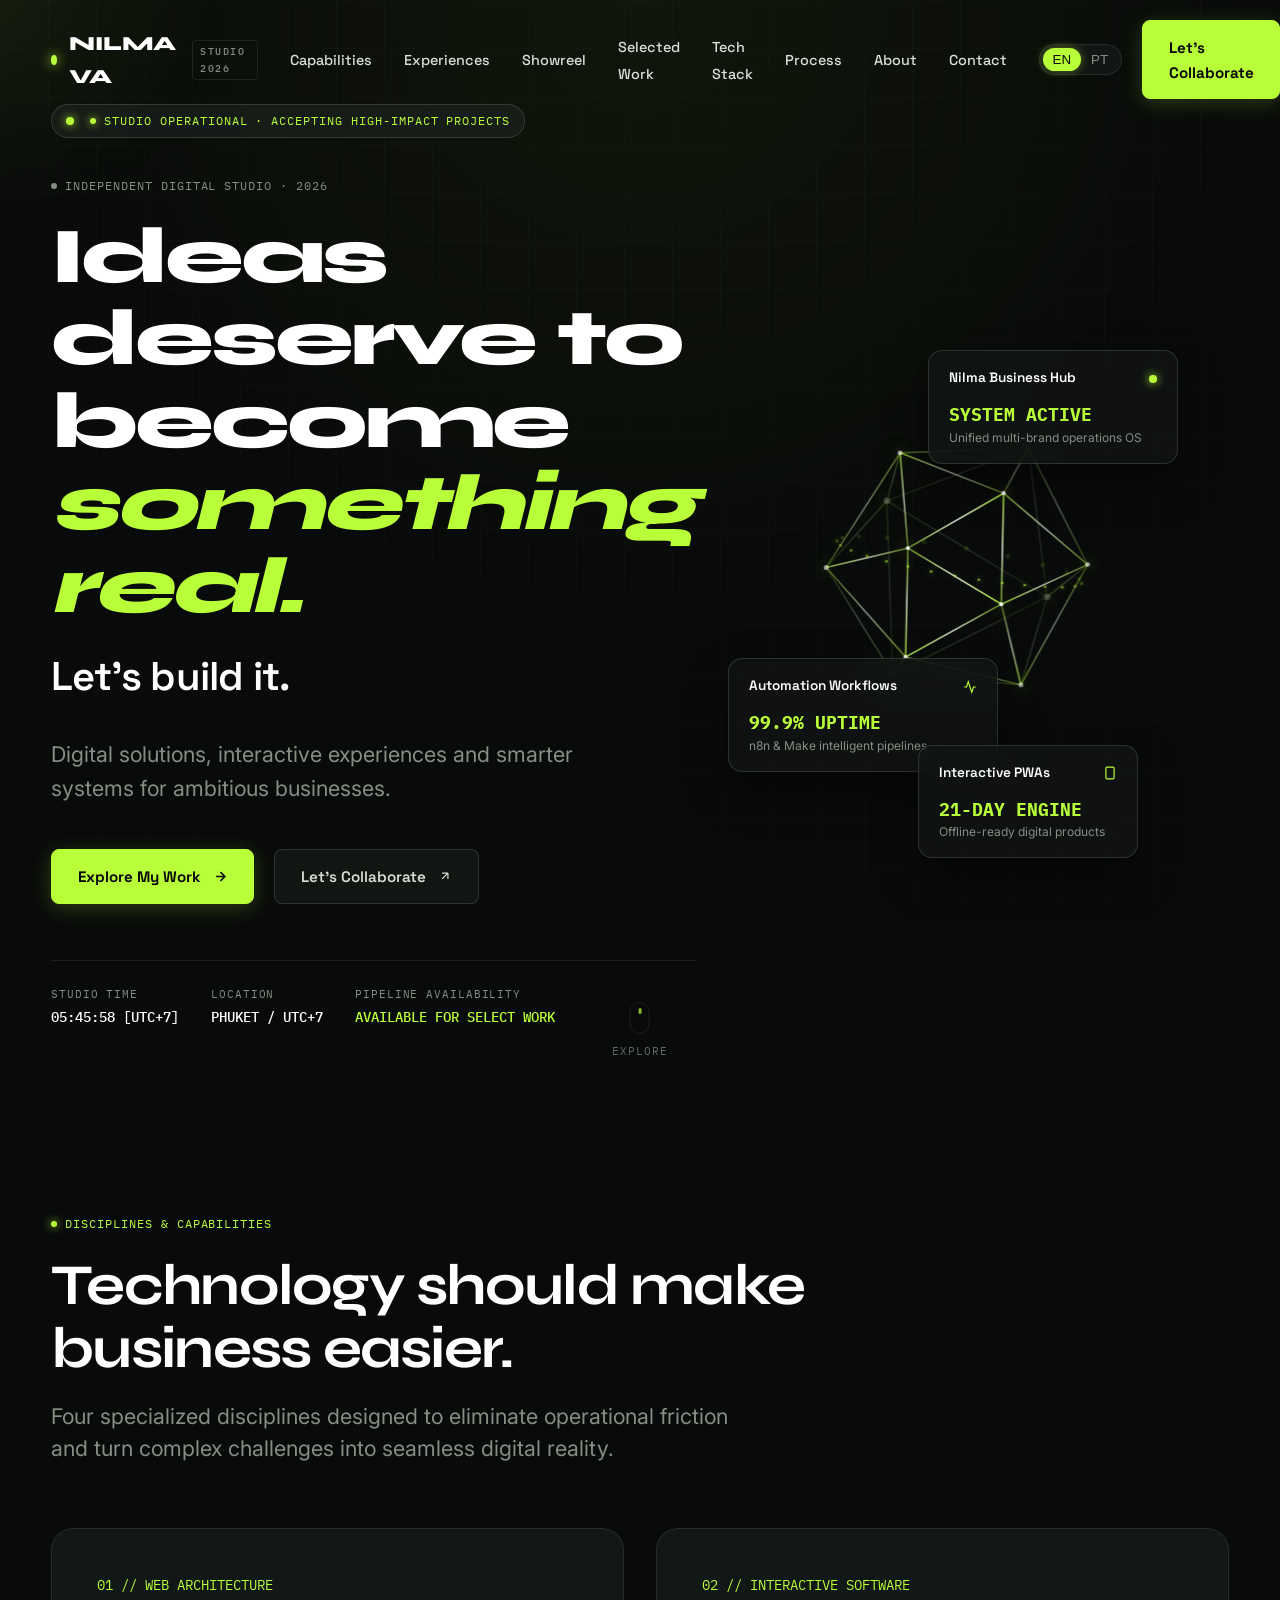
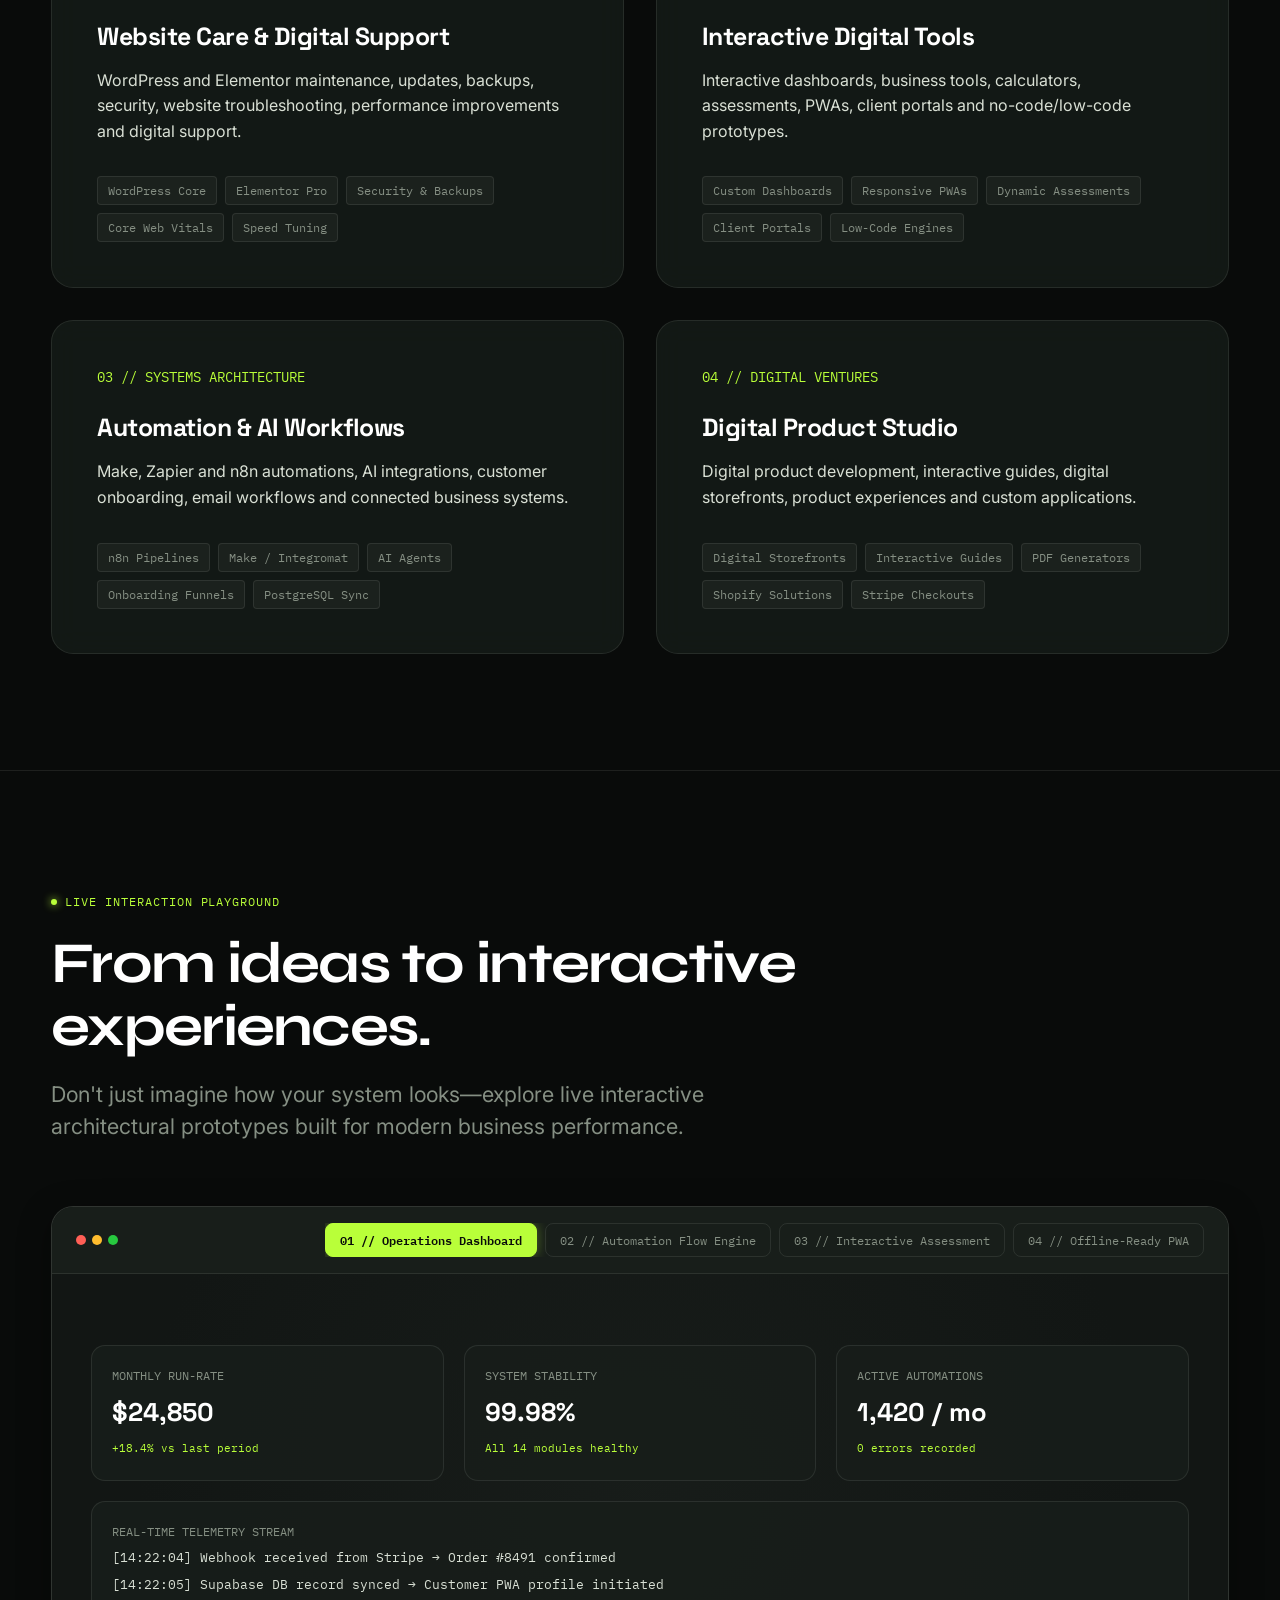
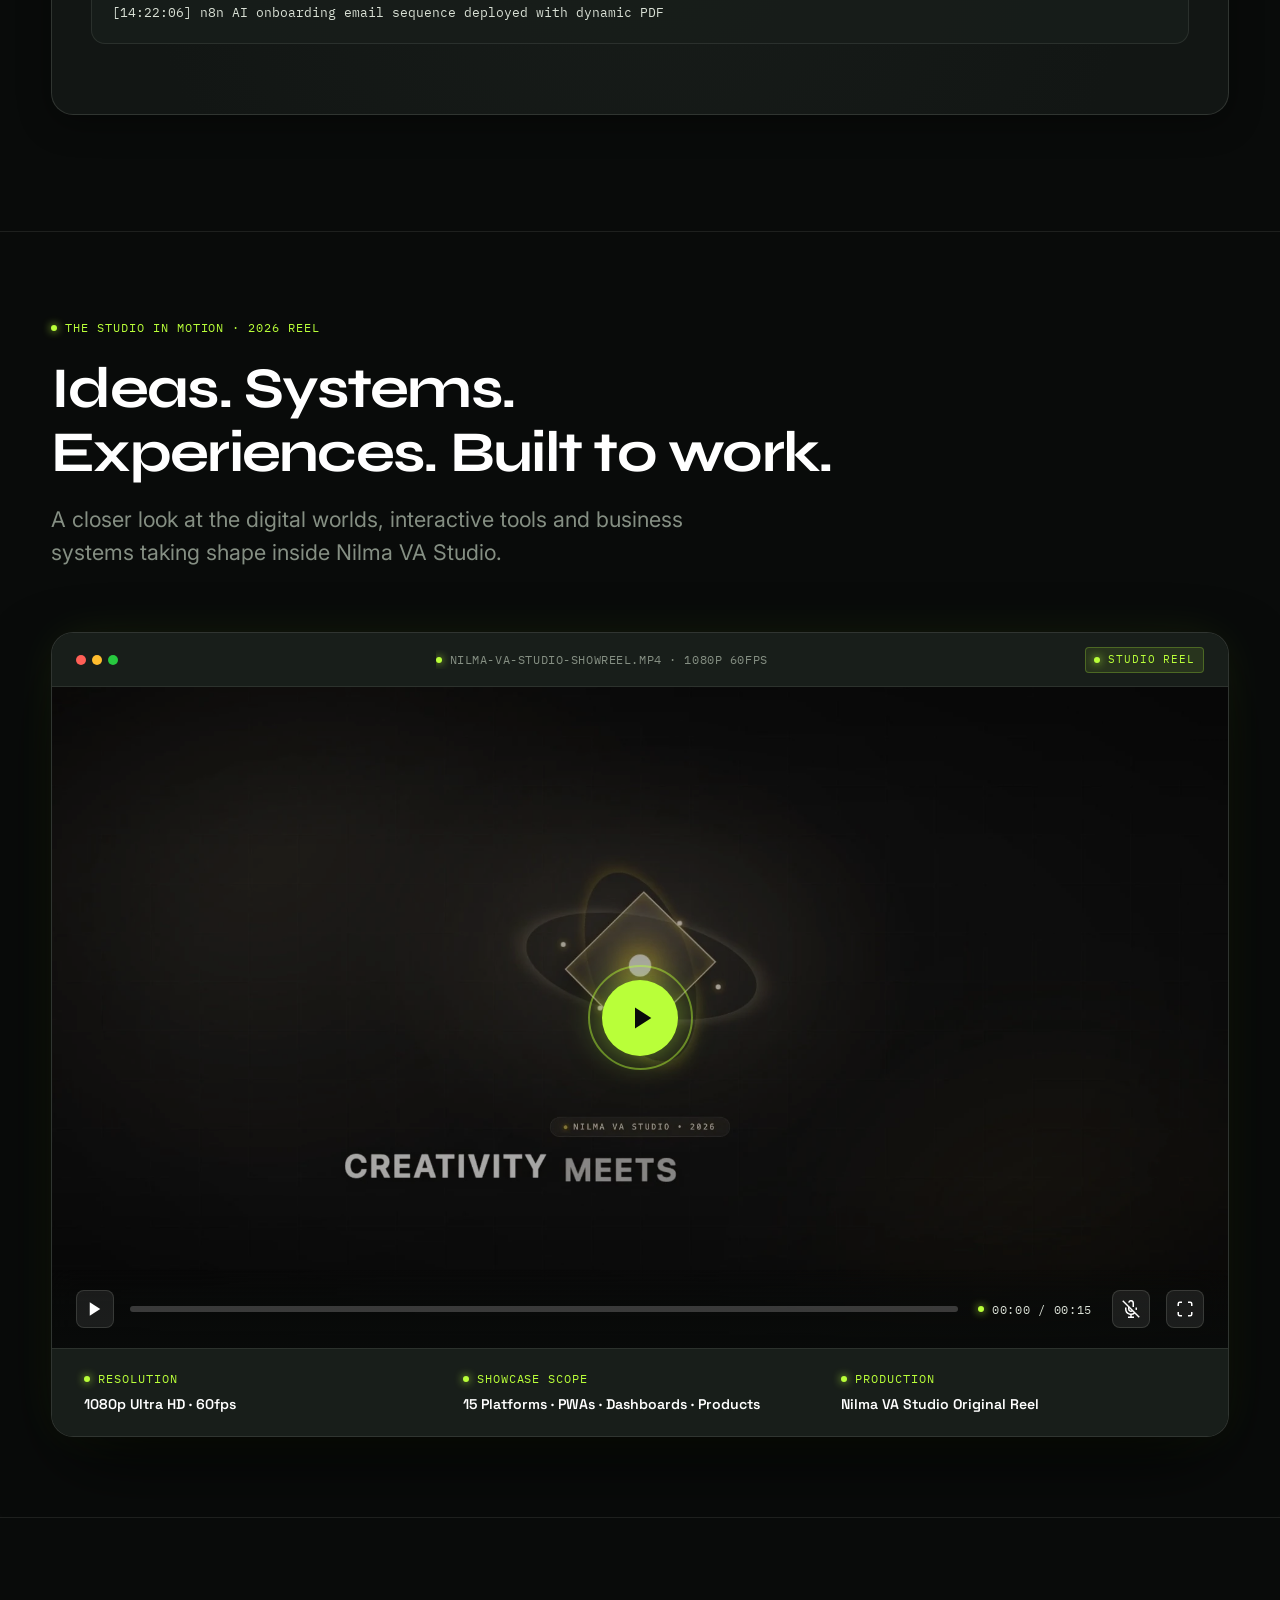
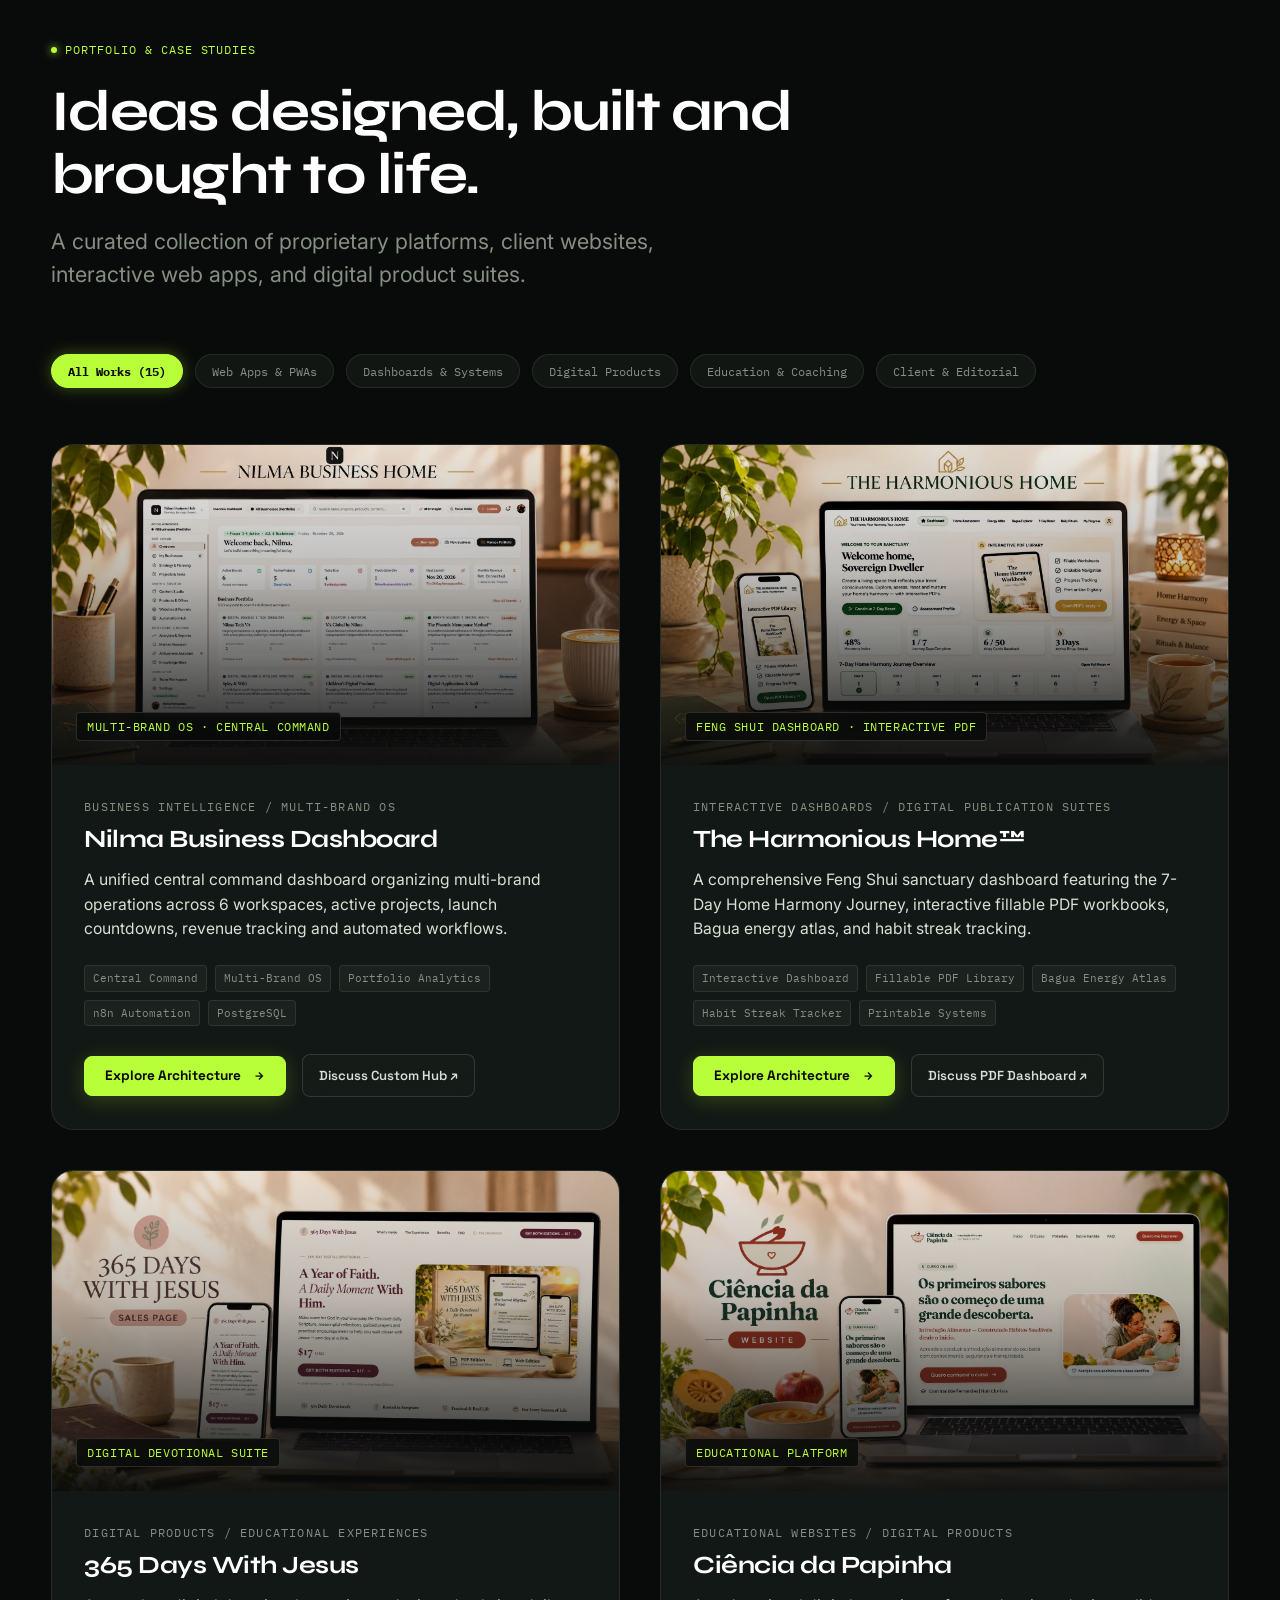
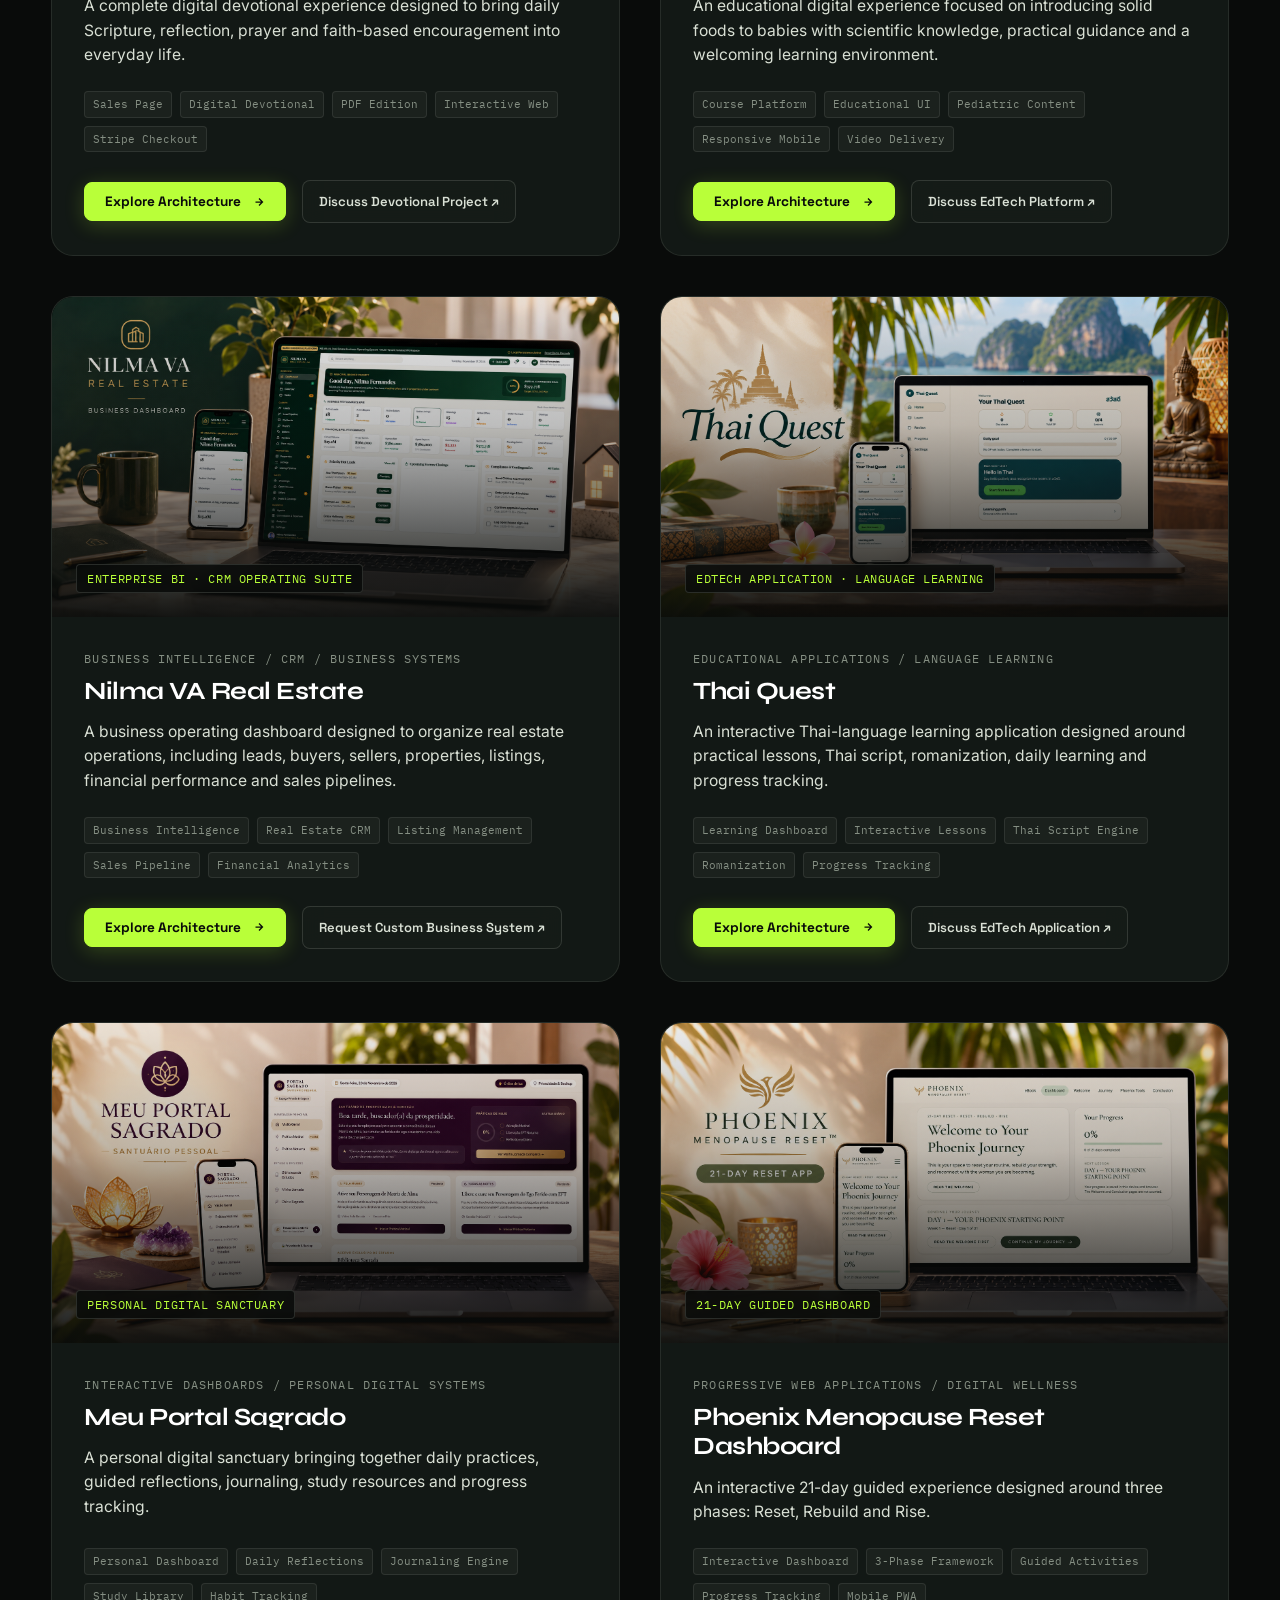
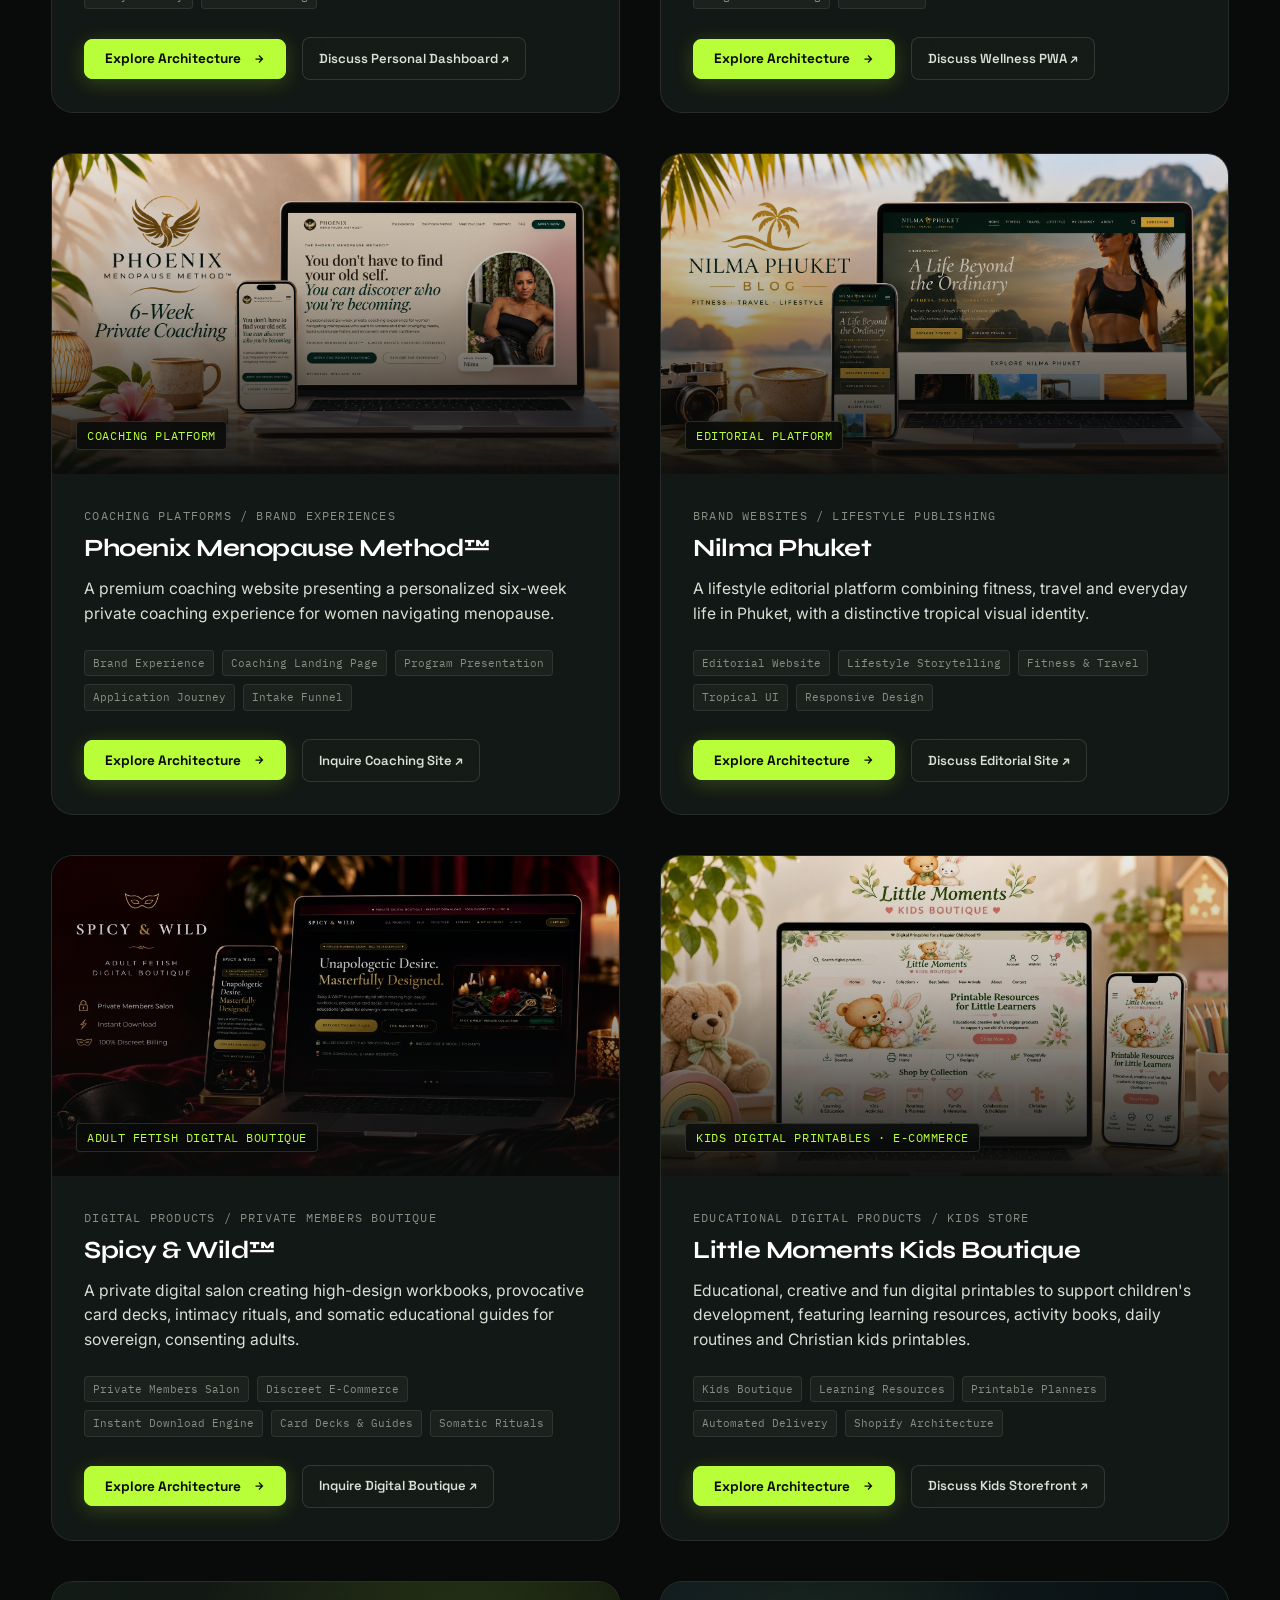
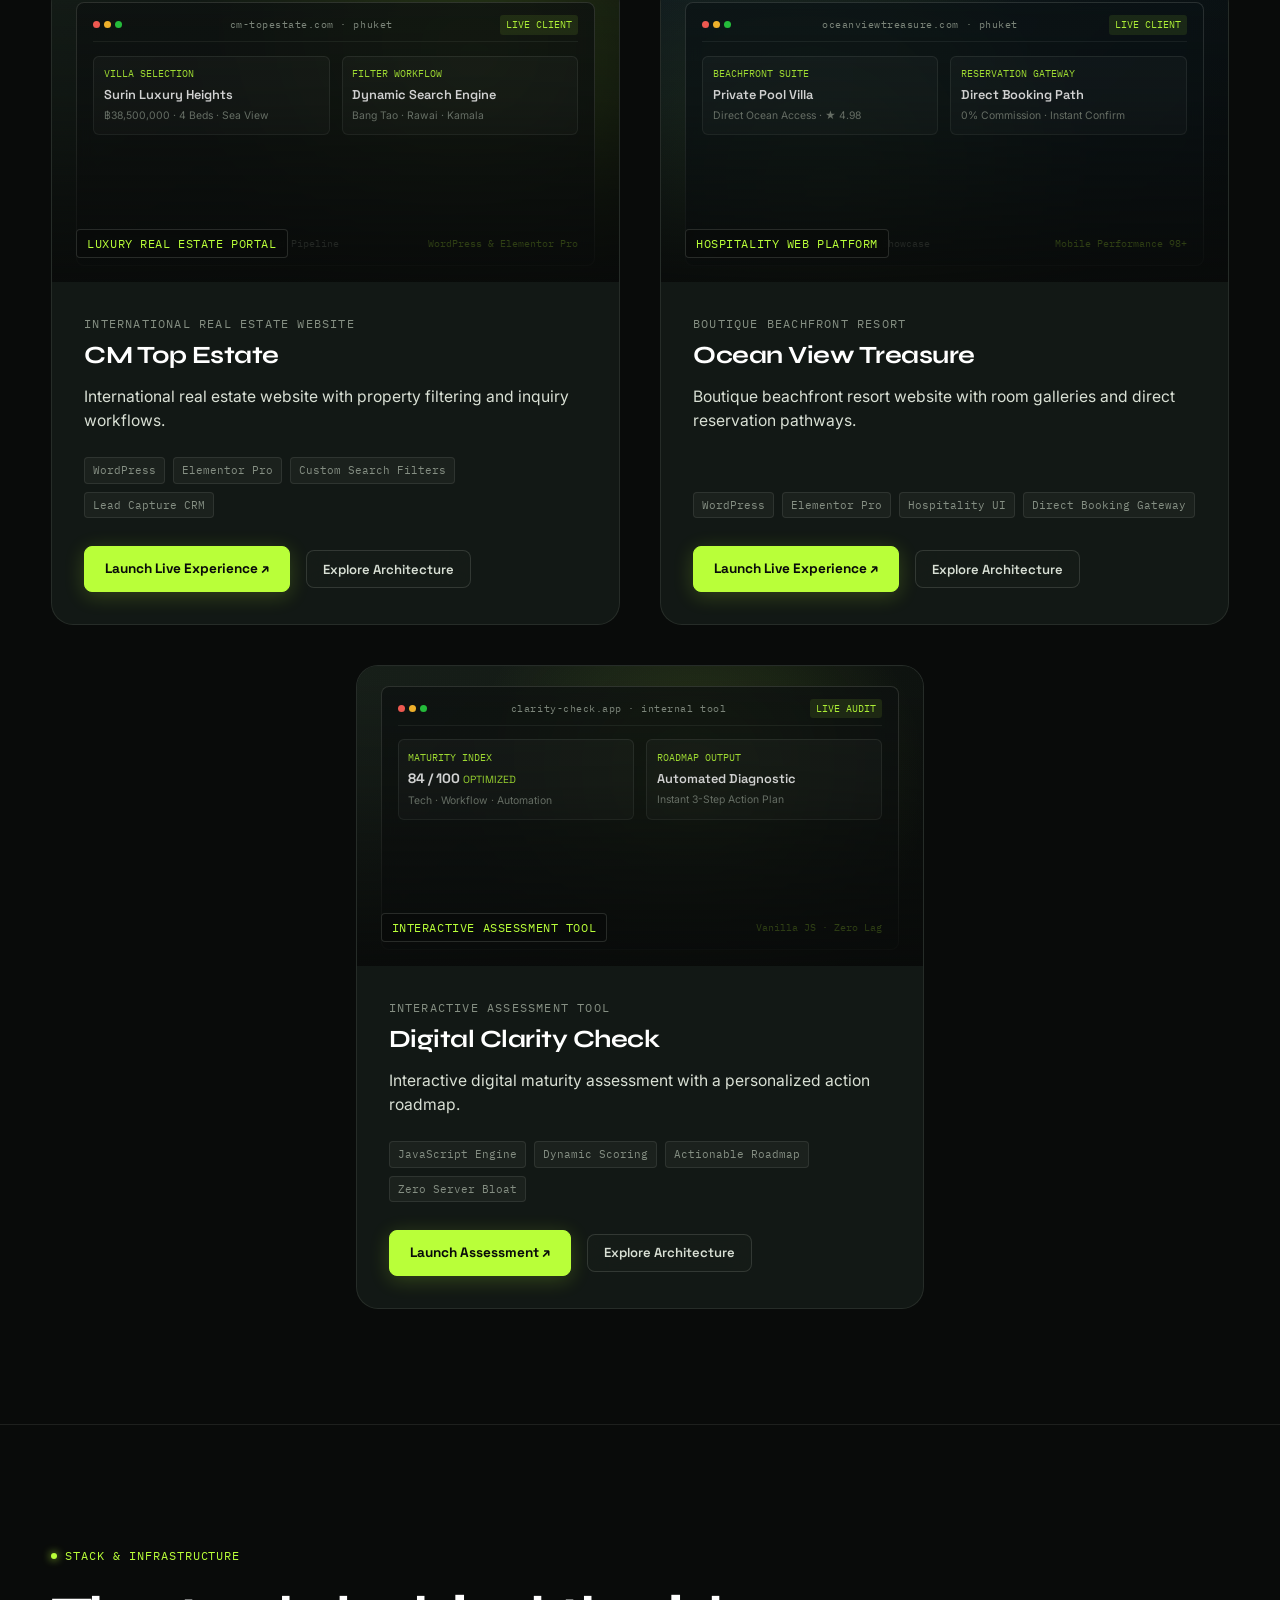
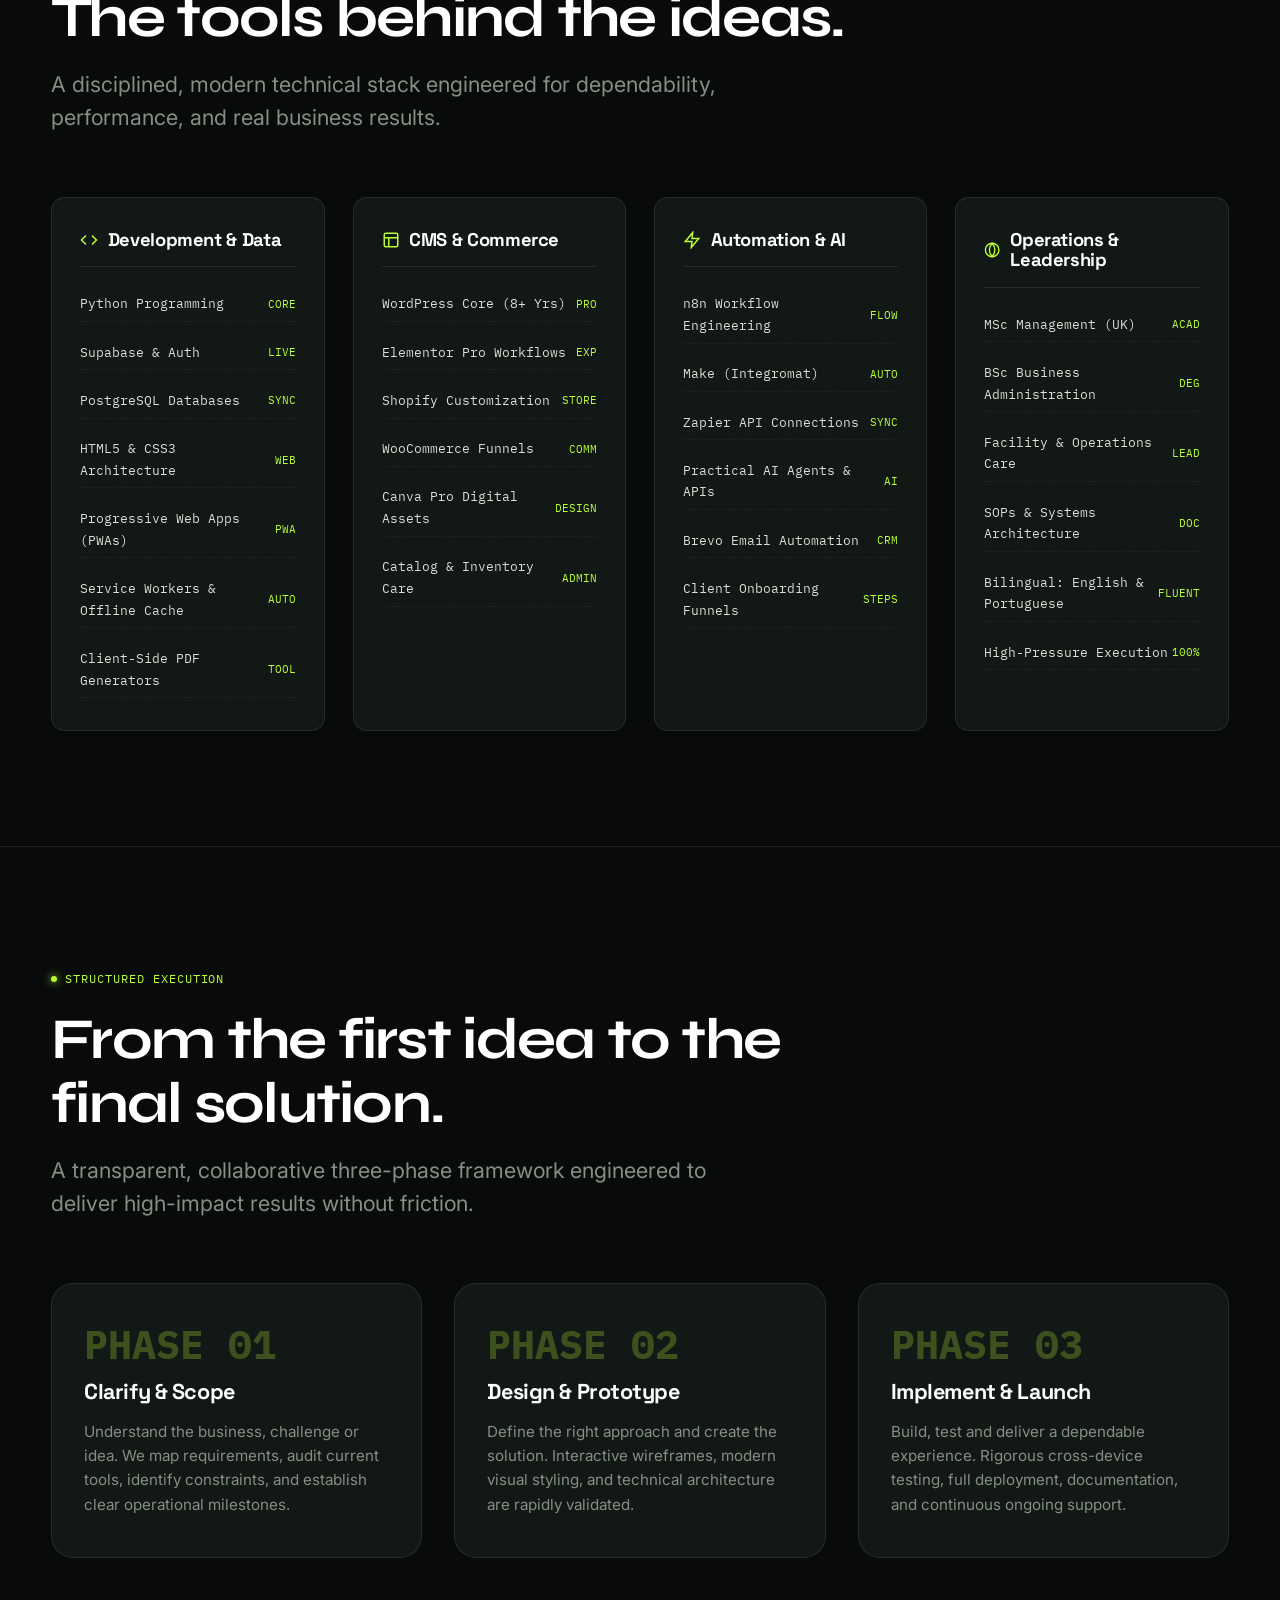
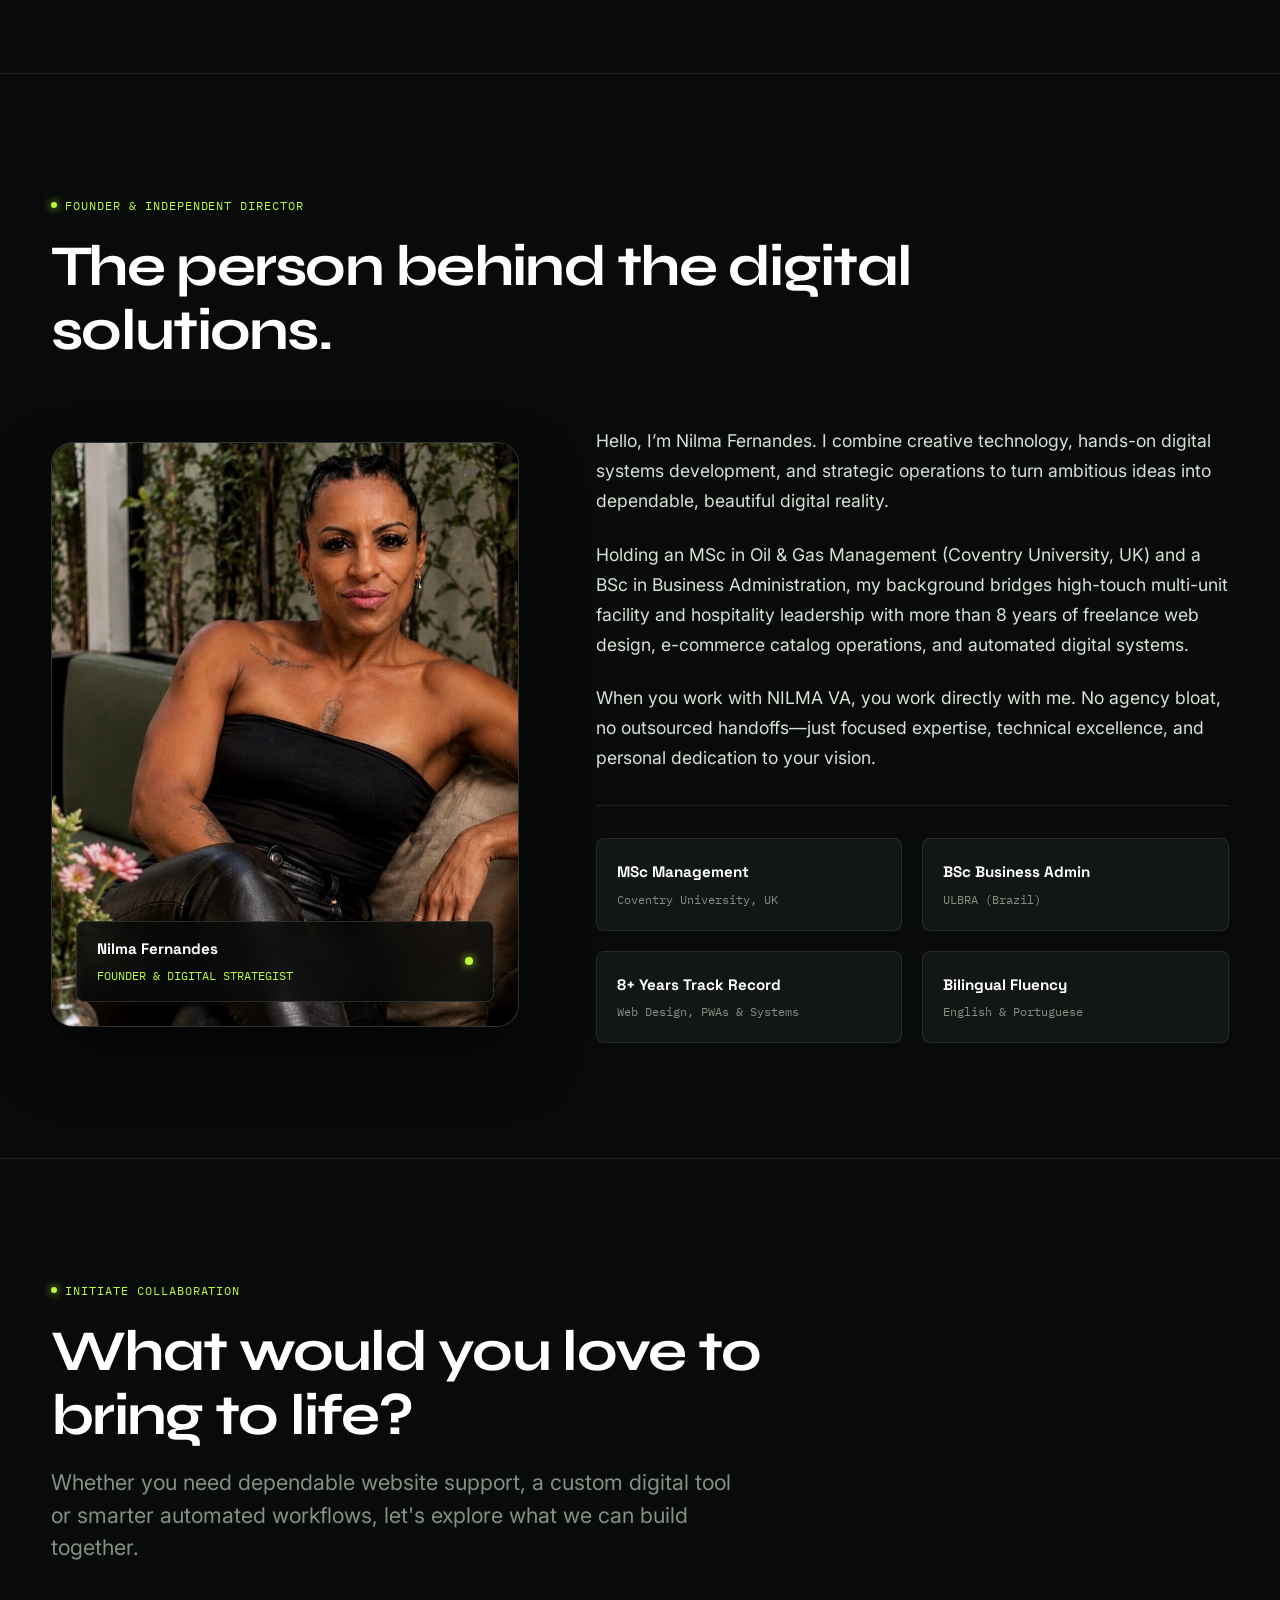
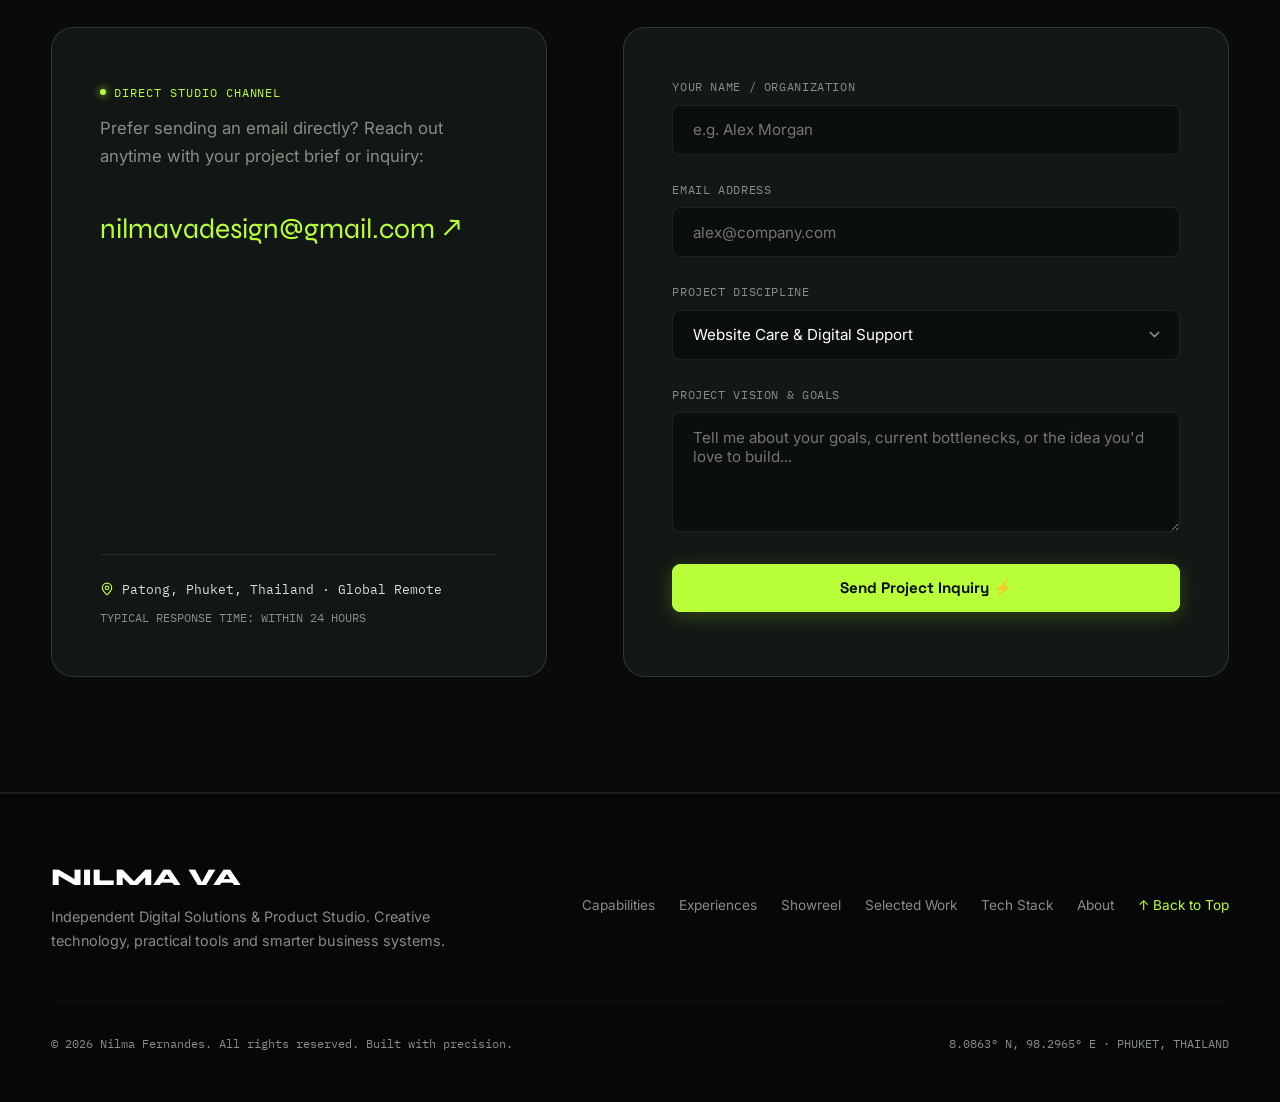
<file: index.html>
<!DOCTYPE html>
<html lang="en">
<head>
  <meta charset="UTF-8">
  <meta name="viewport" content="width=device-width, initial-scale=1.0">
  <title>NILMA VA — Bold Futuristic Digital Solutions & Product Studio</title>
  <meta name="description" content="Independent Digital Solutions & Product Studio by Nilma Fernandes. Creative technology, interactive digital tools, web platforms, and smarter automation systems.">
  
  <!-- OpenGraph Metadata -->
  <meta property="og:title" content="NILMA VA — Digital Solutions & Product Studio">
  <meta property="og:description" content="I turn ideas into digital experiences, practical tools and smarter business systems.">
  <meta property="og:type" content="website">
  <meta property="og:image" content="assets/nilma-portrait.jpg">
  
  <link rel="stylesheet" href="styles.css">
</head>
<body>

  <!-- Ambient Technical Grid & Cursor Follower -->
  <div class="bg-grid-ambient" aria-hidden="true"></div>
  <div class="cursor-glow" aria-hidden="true"></div>

  <!-- ========================================================================
       TOP NAVIGATION
       ======================================================================== -->
  <header class="site-nav" id="topNav">
    <div class="container nav-inner">
      <a href="#top" class="nav-brand" aria-label="NILMA VA Studio">
        <span class="brand-dot"></span>
        <span>NILMA VA</span>
        <span class="studio-label" data-i18n="nav_brand_tag">STUDIO 2026</span>
      </a>

      <nav>
        <ul class="nav-links" id="navMenu">
          <li><a href="#capabilities" data-i18n="nav_capabilities">Capabilities</a></li>
          <li><a href="#experiences" data-i18n="nav_experiences">Experiences</a></li>
          <li><a href="#showreel" data-i18n="nav_showreel">Showreel</a></li>
          <li><a href="#work" data-i18n="nav_work">Selected Work</a></li>
          <li><a href="#tech" data-i18n="nav_tech">Tech Stack</a></li>
          <li><a href="#process" data-i18n="nav_process">Process</a></li>
          <li><a href="#about" data-i18n="nav_about">About</a></li>
          <li><a href="#contact" data-i18n="nav_contact">Contact</a></li>
          <li class="mobile-cta-item" style="display:none;"><a href="#contact" class="btn-primary" style="margin-top:0.5rem; justify-content:center;" data-i18n="nav_cta">Let's Collaborate</a></li>
        </ul>
      </nav>

      <div class="nav-actions">
        <!-- Language Switcher Pill -->
        <div class="lang-switcher" aria-label="Language selection">
          <button class="lang-btn active" data-lang="en">EN</button>
          <button class="lang-btn" data-lang="pt">PT</button>
        </div>

        <a href="#contact" class="btn-primary" data-i18n="nav_cta">
          <span>Let's Collaborate</span>
          <svg width="14" height="14" viewBox="0 0 24 24" fill="none" stroke="currentColor" stroke-width="2.5"><path d="M5 12h14M12 5l7 7-7 7"/></svg>
        </a>

        <button class="mobile-toggle" id="mobileToggle" aria-label="Toggle Navigation">
          <svg width="22" height="22" viewBox="0 0 24 24" fill="none" stroke="currentColor" stroke-width="2"><line x1="3" y1="12" x2="21" y2="12"/><line x1="3" y1="6" x2="21" y2="6"/><line x1="3" y1="18" x2="21" y2="18"/></svg>
        </button>
      </div>
    </div>
  </header>

  <!-- ========================================================================
       HERO SECTION (FULLSCREEN BOLD OPENING)
       ======================================================================== -->
  <main id="top">
    <section class="hero-section">
      <div class="container">
        <div class="hero-grid">
          
          <!-- Hero Copy & Callouts -->
          <div class="hero-content">
            <div class="hero-status-strip">
              <span class="pulse-indicator"></span>
              <span class="mono-tag" data-i18n="hero_status">STUDIO OPERATIONAL · ACCEPTING HIGH-IMPACT PROJECTS</span>
            </div>

            <p class="mono-tag dim section-eyebrow" data-i18n="hero_eyebrow">INDEPENDENT DIGITAL STUDIO · 2026</p>
            
            <h1 class="hero-title">
              <span data-i18n="hero_title_1">Ideas deserve to become</span>
              <span class="hero-title-highlight" data-i18n="hero_title_highlight">something real.</span>
            </h1>

            <div class="hero-subtitle" data-i18n="hero_subtitle">Let's build it.</div>

            <p class="hero-description" data-i18n="hero_desc">
              Digital solutions, interactive experiences and smarter systems for ambitious businesses.
            </p>

            <div class="hero-cta-group">
              <a href="#work" class="btn-primary">
                <span data-i18n="hero_btn_work">Explore My Work</span>
                <svg width="15" height="15" viewBox="0 0 24 24" fill="none" stroke="currentColor" stroke-width="2.5"><path d="M5 12h14M12 5l7 7-7 7"/></svg>
              </a>
              <a href="#contact" class="btn-secondary">
                <span data-i18n="hero_btn_collab">Let's Collaborate</span>
                <svg width="14" height="14" viewBox="0 0 24 24" fill="none" stroke="currentColor" stroke-width="2"><path d="M7 17L17 7M17 7H7M17 7V17"/></svg>
              </a>
            </div>

            <!-- Telemetry Meta Strip -->
            <div class="hero-telemetry">
              <div class="telemetry-item">
                <span class="telemetry-label">STUDIO TIME</span>
                <span class="telemetry-value" id="studioClock">00:00:00 [UTC+7]</span>
              </div>
              <div class="telemetry-item">
                <span class="telemetry-label">LOCATION</span>
                <span class="telemetry-value" data-i18n="hero_tele_phuket">PHUKET / UTC+7</span>
              </div>
              <div class="telemetry-item">
                <span class="telemetry-label">PIPELINE AVAILABILITY</span>
                <span class="telemetry-value" data-i18n="hero_tele_status" style="color:var(--accent-lime);">AVAILABLE FOR SELECT WORK</span>
              </div>
            </div>
          </div>

          <!-- Hero 3D Visual Centerpiece Area -->
          <div class="hero-visual-wrapper">
            <canvas id="heroCanvas" aria-label="Interactive 3D Geometric Chrome Lattice Sculpture"></canvas>

            <!-- Floating Miniature Interface 1: Nilma Business Hub -->
            <div class="floating-glass-panel panel-hub">
              <div class="panel-header">
                <span class="panel-title" data-i18n="panel_hub_title">Nilma Business Hub</span>
                <span class="pulse-indicator"></span>
              </div>
              <div class="panel-metric" data-i18n="panel_hub_status">SYSTEM ACTIVE</div>
              <p class="panel-desc" data-i18n="panel_hub_desc">Unified multi-brand operations OS</p>
            </div>

            <!-- Floating Miniature Interface 2: Automation Pipelines -->
            <div class="floating-glass-panel panel-automation">
              <div class="panel-header">
                <span class="panel-title" data-i18n="panel_auto_title">Automation Workflows</span>
                <svg width="14" height="14" viewBox="0 0 24 24" fill="none" stroke="var(--accent-lime)" stroke-width="2"><polyline points="22 12 18 12 15 21 9 3 6 12 2 12"/></svg>
              </div>
              <div class="panel-metric" data-i18n="panel_auto_uptime">99.9% UPTIME</div>
              <p class="panel-desc" data-i18n="panel_auto_desc">n8n &amp; Make intelligent pipelines</p>
            </div>

            <!-- Floating Miniature Interface 3: PWA Engine -->
            <div class="floating-glass-panel panel-pwa">
              <div class="panel-header">
                <span class="panel-title" data-i18n="panel_pwa_title">Interactive PWAs</span>
                <svg width="14" height="14" viewBox="0 0 24 24" fill="none" stroke="var(--accent-lime)" stroke-width="2"><rect x="5" y="2" width="14" height="20" rx="2" ry="2"/><line x1="12" y1="18" x2="12.01" y2="18"/></svg>
              </div>
              <div class="panel-metric" data-i18n="panel_pwa_metric">21-DAY ENGINE</div>
              <p class="panel-desc" data-i18n="panel_pwa_desc">Offline-ready digital products</p>
            </div>
          </div>

        </div>
      </div>

      <!-- Scroll Indicator -->
      <a href="#capabilities" class="scroll-indicator" aria-label="Scroll to Capabilities">
        <div class="mouse-scroll">
          <div class="mouse-wheel"></div>
        </div>
        <span>EXPLORE</span>
      </a>
    </section>

    <!-- ========================================================================
         SECTION 01: CAPABILITIES
         ======================================================================== -->
    <section class="section" id="capabilities">
      <div class="container">
        
        <div class="section-header">
          <p class="mono-tag section-eyebrow" data-i18n="cap_eyebrow">DISCIPLINES &amp; CAPABILITIES</p>
          <h2 data-i18n="cap_heading">Technology should make business easier.</h2>
          <p class="lead" data-i18n="cap_subhead">
            Four specialized disciplines designed to eliminate operational friction and turn complex challenges into seamless digital reality.
          </p>
        </div>

        <div class="capabilities-grid">
          
          <!-- Cap 1: Website Care & Digital Support -->
          <article class="capability-card">
            <div>
              <span class="cap-number" data-i18n="cap_1_num">01 // WEB ARCHITECTURE</span>
              <h3 data-i18n="cap_1_title">Website Care &amp; Digital Support</h3>
              <p data-i18n="cap_1_desc">
                WordPress and Elementor maintenance, updates, backups, security, website troubleshooting, performance improvements and digital support.
              </p>
            </div>
            <div class="cap-tags">
              <span class="cap-tag-pill">WordPress Core</span>
              <span class="cap-tag-pill">Elementor Pro</span>
              <span class="cap-tag-pill">Security &amp; Backups</span>
              <span class="cap-tag-pill">Core Web Vitals</span>
              <span class="cap-tag-pill">Speed Tuning</span>
            </div>
          </article>

          <!-- Cap 2: Interactive Digital Tools -->
          <article class="capability-card">
            <div>
              <span class="cap-number" data-i18n="cap_2_num">02 // INTERACTIVE SOFTWARE</span>
              <h3 data-i18n="cap_2_title">Interactive Digital Tools</h3>
              <p data-i18n="cap_2_desc">
                Interactive dashboards, business tools, calculators, assessments, PWAs, client portals and no-code/low-code prototypes.
              </p>
            </div>
            <div class="cap-tags">
              <span class="cap-tag-pill">Custom Dashboards</span>
              <span class="cap-tag-pill">Responsive PWAs</span>
              <span class="cap-tag-pill">Dynamic Assessments</span>
              <span class="cap-tag-pill">Client Portals</span>
              <span class="cap-tag-pill">Low-Code Engines</span>
            </div>
          </article>

          <!-- Cap 3: Automation & AI Workflows -->
          <article class="capability-card">
            <div>
              <span class="cap-number" data-i18n="cap_3_num">03 // SYSTEMS ARCHITECTURE</span>
              <h3 data-i18n="cap_3_title">Automation &amp; AI Workflows</h3>
              <p data-i18n="cap_3_desc">
                Make, Zapier and n8n automations, AI integrations, customer onboarding, email workflows and connected business systems.
              </p>
            </div>
            <div class="cap-tags">
              <span class="cap-tag-pill">n8n Pipelines</span>
              <span class="cap-tag-pill">Make / Integromat</span>
              <span class="cap-tag-pill">AI Agents</span>
              <span class="cap-tag-pill">Onboarding Funnels</span>
              <span class="cap-tag-pill">PostgreSQL Sync</span>
            </div>
          </article>

          <!-- Cap 4: Digital Product Studio -->
          <article class="capability-card">
            <div>
              <span class="cap-number" data-i18n="cap_4_num">04 // DIGITAL VENTURES</span>
              <h3 data-i18n="cap_4_title">Digital Product Studio</h3>
              <p data-i18n="cap_4_desc">
                Digital product development, interactive guides, digital storefronts, product experiences and custom applications.
              </p>
            </div>
            <div class="cap-tags">
              <span class="cap-tag-pill">Digital Storefronts</span>
              <span class="cap-tag-pill">Interactive Guides</span>
              <span class="cap-tag-pill">PDF Generators</span>
              <span class="cap-tag-pill">Shopify Solutions</span>
              <span class="cap-tag-pill">Stripe Checkouts</span>
            </div>
          </article>

        </div>

      </div>
    </section>

    <!-- ========================================================================
         SECTION 02: DIGITAL EXPERIENCES (INTERACTIVE PLAYGROUND SIMULATOR)
         ======================================================================== -->
    <section class="section" id="experiences">
      <div class="container">
        
        <div class="section-header">
          <p class="mono-tag section-eyebrow" data-i18n="sim_eyebrow">LIVE INTERACTION PLAYGROUND</p>
          <h2 data-i18n="sim_heading">From ideas to interactive experiences.</h2>
          <p class="lead" data-i18n="sim_subhead">
            Don't just imagine how your system looks—explore live interactive architectural prototypes built for modern business performance.
          </p>
        </div>

        <div class="simulator-container">
          
          <!-- Simulator Control Toolbar -->
          <div class="simulator-toolbar">
            <div class="window-dots" aria-hidden="true">
              <span></span><span></span><span></span>
            </div>

            <div class="simulator-tabs" role="tablist">
              <button class="sim-tab-btn active" data-view="simViewDashboard" data-i18n="tab_dashboard">01 // Operations Dashboard</button>
              <button class="sim-tab-btn" data-view="simViewAutomation" data-i18n="tab_automation">02 // Automation Flow Engine</button>
              <button class="sim-tab-btn" data-view="simViewAssessment" data-i18n="tab_assessment">03 // Interactive Assessment</button>
              <button class="sim-tab-btn" data-view="simViewPwa" data-i18n="tab_pwa">04 // Offline-Ready PWA</button>
            </div>
          </div>

          <!-- Simulator Body -->
          <div class="simulator-body">

            <!-- VIEW 1: OPERATIONS DASHBOARD -->
            <div class="sim-view active" id="simViewDashboard">
              <div class="dashboard-preview-grid">
                <div class="kpi-mini-card">
                  <div class="kpi-label" data-i18n="dash_metric_rev">MONTHLY RUN-RATE</div>
                  <div class="kpi-value">$24,850</div>
                  <span class="kpi-badge">+18.4% vs last period</span>
                </div>
                <div class="kpi-mini-card">
                  <div class="kpi-label" data-i18n="dash_metric_uptime">SYSTEM STABILITY</div>
                  <div class="kpi-value">99.98%</div>
                  <span class="kpi-badge">All 14 modules healthy</span>
                </div>
                <div class="kpi-mini-card">
                  <div class="kpi-label" data-i18n="dash_metric_tasks">ACTIVE AUTOMATIONS</div>
                  <div class="kpi-value">1,420 / mo</div>
                  <span class="kpi-badge">0 errors recorded</span>
                </div>
              </div>

              <div class="kpi-mini-card">
                <div class="kpi-label" data-i18n="dash_audit_title">REAL-TIME TELEMETRY STREAM</div>
                <div style="font-family:var(--font-mono); font-size:0.8rem; color:var(--text-mist); display:flex; flex-direction:column; gap:0.4rem;">
                  <div data-i18n="dash_log_1"><span style="color:var(--accent-lime);">[14:22:04]</span> Webhook received from Stripe → Order #8491 confirmed</div>
                  <div data-i18n="dash_log_2"><span style="color:var(--accent-lime);">[14:22:05]</span> Supabase DB record synced → Customer PWA profile initiated</div>
                  <div data-i18n="dash_log_3"><span style="color:var(--accent-lime);">[14:22:06]</span> n8n AI onboarding email sequence deployed with dynamic PDF</div>
                </div>
              </div>
            </div>

            <!-- VIEW 2: AUTOMATION FLOW ENGINE -->
            <div class="sim-view" id="simViewAutomation">
              <div style="text-align:center; margin-bottom: 1.5rem;">
                <button class="btn-primary" id="btnSimTrigger" data-i18n="auto_trigger_btn">
                  Simulate Webhook Trigger ⚡
                </button>
              </div>

              <div class="workflow-node-chain">
                <div class="workflow-node" id="node1">
                  <div class="node-icon"><svg width="18" height="18" viewBox="0 0 24 24" fill="none" stroke="currentColor" stroke-width="2"><path d="M18 8A6 6 0 0 0 6 8c0 7-3 9-3 9h18s-3-2-3-9"/><path d="M13.73 21a2 2 0 0 1-3.46 0"/></svg></div>
                  <div class="node-title" data-i18n="auto_node_1">Inbound Webhook</div>
                  <div class="node-sub" data-i18n="auto_node_1_sub">Store Event / Form</div>
                </div>

                <div class="workflow-connector">
                  <div class="connector-pulse"></div>
                </div>

                <div class="workflow-node" id="node2">
                  <div class="node-icon"><svg width="18" height="18" viewBox="0 0 24 24" fill="none" stroke="currentColor" stroke-width="2"><circle cx="12" cy="12" r="10"/><path d="M12 16v-4"/><path d="M12 8h.01"/></svg></div>
                  <div class="node-title" data-i18n="auto_node_2">AI Transformation</div>
                  <div class="node-sub" data-i18n="auto_node_2_sub">Content / Scoring</div>
                </div>

                <div class="workflow-connector">
                  <div class="connector-pulse"></div>
                </div>

                <div class="workflow-node" id="node3">
                  <div class="node-icon"><svg width="18" height="18" viewBox="0 0 24 24" fill="none" stroke="currentColor" stroke-width="2"><ellipse cx="12" cy="5" rx="9" ry="3"/><path d="M21 12c0 1.66-4 3-9 3s-9-1.34-9-3"/><path d="M3 5v14c0 1.66 4 3 9 3s9-1.34 9-3V5"/></svg></div>
                  <div class="node-title" data-i18n="auto_node_3">PostgreSQL DB</div>
                  <div class="node-sub" data-i18n="auto_node_3_sub">Supabase Vault</div>
                </div>

                <div class="workflow-connector">
                  <div class="connector-pulse"></div>
                </div>

                <div class="workflow-node" id="node4">
                  <div class="node-icon"><svg width="18" height="18" viewBox="0 0 24 24" fill="none" stroke="currentColor" stroke-width="2"><path d="M4 4h16c1.1 0 2 .9 2 2v12c0 1.1-.9 2-2 2H4c-1.1 0-2-.9-2-2V6c0-1.1.9-2 2-2z"/><polyline points="22,6 12,13 2,6"/></svg></div>
                  <div class="node-title" data-i18n="auto_node_4">Client Delivery</div>
                  <div class="node-sub" data-i18n="auto_node_4_sub">Instant Notification</div>
                </div>
              </div>
            </div>

            <!-- VIEW 3: INTERACTIVE ASSESSMENT -->
            <div class="sim-view" id="simViewAssessment">
              <div style="max-width: 650px; margin: 0 auto; background: var(--bg-surface-elevated); padding: 2rem; border-radius: var(--radius-md); border: 1px solid var(--border-subtle);">
                <h4 style="font-size: 1.25rem; margin-bottom: 1.5rem; text-align: center;" data-i18n="assess_title">Digital Maturity Quick Gauge</h4>

                <div style="display: flex; flex-direction: column; gap: 1.25rem; margin-bottom: 2rem;">
                  <div>
                    <div style="display: flex; justify-content: space-between; font-size: 0.85rem; margin-bottom: 0.4rem;">
                      <span data-i18n="assess_slider_1">Website Performance &amp; Security</span>
                    </div>
                    <input type="range" class="calc-slider" min="10" max="100" value="70" style="width: 100%; accent-color: var(--accent-lime);">
                  </div>

                  <div>
                    <div style="display: flex; justify-content: space-between; font-size: 0.85rem; margin-bottom: 0.4rem;">
                      <span data-i18n="assess_slider_2">Workflow &amp; CRM Automation</span>
                    </div>
                    <input type="range" class="calc-slider" min="10" max="100" value="45" style="width: 100%; accent-color: var(--accent-lime);">
                  </div>

                  <div>
                    <div style="display: flex; justify-content: space-between; font-size: 0.85rem; margin-bottom: 0.4rem;">
                      <span data-i18n="assess_slider_3">Customer Journey &amp; Analytics</span>
                    </div>
                    <input type="range" class="calc-slider" min="10" max="100" value="60" style="width: 100%; accent-color: var(--accent-lime);">
                  </div>
                </div>

                <div style="background: rgba(9, 11, 10, 0.8); border: 1px solid var(--border-glass); border-radius: var(--radius-sm); padding: 1.2rem; text-align: center;">
                  <div style="font-family: var(--font-mono); font-size: 0.8rem; color: var(--text-sage); margin-bottom: 0.25rem;" data-i18n="assess_score_label">Calculated Digital Index:</div>
                  <div style="font-family: var(--font-display); font-size: 2.4rem; font-weight: 800; color: var(--accent-lime);" id="calcScoreDisplay">58/100</div>
                  <p style="font-size: 0.85rem; color: var(--text-mist); margin-top: 0.5rem;" data-i18n="assess_advice">Recommendation: Prioritize automated onboarding and unified dashboard metrics.</p>
                </div>
              </div>
            </div>

            <!-- VIEW 4: OFFLINE-READY PWA -->
            <div class="sim-view" id="simViewPwa">
              <div style="max-width: 480px; margin: 0 auto; background: #0c0f0d; border: 2px solid var(--border-glass); border-radius: 28px; padding: 1.5rem; box-shadow: 0 20px 40px rgba(0,0,0,0.8);">
                <div style="display: flex; justify-content: space-between; align-items: center; border-bottom: 1px solid var(--border-subtle); padding-bottom: 0.75rem; margin-bottom: 1rem;">
                  <span style="font-family: var(--font-mono); font-size: 0.7rem; color: var(--accent-lime);">● PWA SERVICE WORKER ACTIVE</span>
                  <span style="font-family: var(--font-mono); font-size: 0.7rem; color: var(--text-sage);">OFFLINE SYNC ON</span>
                </div>
                
                <h4 style="font-size: 1.1rem; color: var(--text-white); margin-bottom: 0.25rem;" data-i18n="pwa_sim_title">Guided PWA Micro-Simulator</h4>
                <p style="font-size: 0.8rem; color: var(--text-sage); margin-bottom: 1rem;" data-i18n="pwa_sim_sub">Offline-Ready Health &amp; Habit Framework</p>

                <div style="background: var(--bg-surface); padding: 1rem; border-radius: var(--radius-sm); border: 1px solid var(--border-subtle); margin-bottom: 1rem;">
                  <div style="font-family: var(--font-mono); font-size: 0.72rem; color: var(--accent-lime); margin-bottom: 0.4rem;" data-i18n="pwa_day_label">DAY 08 OF 21 · MINDFUL HORMONAL BALANCE</div>
                  <label style="display: block; font-size: 0.8rem; color: var(--text-mist); margin-bottom: 0.4rem;" data-i18n="pwa_prompt_label">Daily Reflection Log:</label>
                  <input type="text" class="form-control" style="font-size: 0.85rem; padding: 0.6rem 0.8rem;" placeholder="Type your observation here... (Data persists offline)" data-i18n-ph="pwa_prompt_placeholder">
                </div>

                <button class="btn-primary" style="width: 100%; justify-content: center; font-size: 0.85rem; padding: 0.7rem;" data-i18n="pwa_save_btn">
                  Store in Local Offline Cache
                </button>
              </div>
            </div>

          </div>

        </div>

      </div>
    </section>

    <!-- ========================================================================
         SECTION: STUDIO SHOWREEL (CINEMATIC SHOWCASE)
         ======================================================================== -->
    <section class="section showreel-section" id="showreel">
      <div class="container">
        
        <div class="section-header">
          <p class="mono-tag section-eyebrow" data-i18n="showreel_eyebrow">THE STUDIO IN MOTION · 2026 REEL</p>
          <h2 data-i18n="showreel_heading">Ideas. Systems. Experiences. Built to work.</h2>
          <p class="lead" data-i18n="showreel_subhead">
            A closer look at the digital worlds, interactive tools and business systems taking shape inside Nilma VA Studio.
          </p>
        </div>

        <!-- Cinema Frame Video Player -->
        <div class="showreel-cinema-frame" id="showreelCinemaFrame">
          <div class="showreel-ambient-glow" aria-hidden="true"></div>
          
          <div class="showreel-top-bar">
            <div class="window-dots">
              <span></span>
              <span></span>
              <span></span>
            </div>
            <span class="showreel-bar-title mono-tag">nilma-va-studio-showreel.mp4 · 1080p 60fps</span>
            <span class="showreel-bar-badge mono-tag" data-i18n="showreel_badge">STUDIO REEL</span>
          </div>

          <div class="showreel-video-wrapper">
            <video 
              id="studioShowreel" 
              class="showreel-video" 
              playsinline 
              muted 
              loop 
              preload="metadata"
              poster="public/videos/showreel-poster.webp">
              <source src="public/videos/nilma-va-studio-showreel.mp4" type="video/mp4">
              Your browser does not support high-definition HTML5 video.
            </video>

            <!-- Big Centered Play/Pause Overlay Button -->
            <button class="showreel-play-overlay" id="showreelPlayOverlay" aria-label="Play Studio Showreel">
              <div class="play-pulse-ring" aria-hidden="true"></div>
              <div class="play-icon-box">
                <svg width="28" height="28" viewBox="0 0 24 24" fill="currentColor">
                  <polygon points="6 3 20 12 6 21 6 3"></polygon>
                </svg>
              </div>
            </button>

            <!-- Custom Frosted Glass Player Controls Bar -->
            <div class="showreel-controls" id="showreelControls" role="toolbar" aria-label="Video Player Controls">
              <!-- Play / Pause Button -->
              <button class="reel-ctrl-btn" id="reelPlayBtn" aria-label="Play / Pause">
                <svg class="icon-play" width="18" height="18" viewBox="0 0 24 24" fill="currentColor"><polygon points="5 3 19 12 5 21 5 3"></polygon></svg>
                <svg class="icon-pause" width="18" height="18" viewBox="0 0 24 24" fill="currentColor" style="display:none;"><rect x="6" y="4" width="4" height="16"></rect><rect x="14" y="4" width="4" height="16"></rect></svg>
              </button>

              <!-- Scrubber Timeline -->
              <div class="reel-scrubber-track" id="reelScrubberTrack" role="slider" aria-label="Video scrubber" aria-valuemin="0" aria-valuemax="100" aria-valuenow="0" tabindex="0">
                <div class="reel-scrubber-progress" id="reelScrubberProgress"></div>
                <div class="reel-scrubber-thumb" id="reelScrubberThumb"></div>
              </div>

              <!-- Timecode -->
              <div class="reel-timecode mono-tag">
                <span id="reelCurrentTime">00:00</span> / <span id="reelDuration">00:15</span>
              </div>

              <!-- Audio Toggle -->
              <button class="reel-ctrl-btn" id="reelAudioBtn" aria-label="Toggle Sound">
                <svg class="icon-muted" width="18" height="18" viewBox="0 0 24 24" fill="none" stroke="currentColor" stroke-width="2"><line x1="1" y1="1" x2="23" y2="23"></line><path d="M9 9v3a3 3 0 0 0 5.12 2.12M15 9.34V4a3 3 0 0 0-5.94-.6"></path><path d="M17 16.95A7 7 0 0 1 5 12v-2m14 0v2a7 7 0 0 1-.11 1.23"></path><line x1="12" y1="19" x2="12" y2="23"></line><line x1="8" y1="23" x2="16" y2="23"></line></svg>
                <svg class="icon-unmuted" width="18" height="18" viewBox="0 0 24 24" fill="none" stroke="currentColor" stroke-width="2" style="display:none;"><polygon points="11 5 6 9 2 9 2 15 6 15 11 19 11 5"></polygon><path d="M19.07 4.93a10 10 0 0 1 0 14.14M15.54 8.46a5 5 0 0 1 0 7.07"></path></svg>
              </button>

              <!-- Fullscreen Button -->
              <button class="reel-ctrl-btn" id="reelFullscreenBtn" aria-label="Toggle Fullscreen">
                <svg width="18" height="18" viewBox="0 0 24 24" fill="none" stroke="currentColor" stroke-width="2"><path d="M8 3H5a2 2 0 0 0-2 2v3m18 0V5a2 2 0 0 0-2-2h-3m0 18h3a2 2 0 0 0 2-2v-3M3 16v3a2 2 0 0 0 2 2h3"></path></svg>
              </button>
            </div>
          </div>

          <!-- Showreel Telemetry Footer Strip -->
          <div class="showreel-caption-strip">
            <div class="reel-stat-item">
              <span class="mono-tag" style="color:var(--accent-lime);">RESOLUTION</span>
              <span class="stat-text">1080p Ultra HD · 60fps</span>
            </div>
            <div class="reel-stat-item">
              <span class="mono-tag" style="color:var(--accent-lime);">SHOWCASE SCOPE</span>
              <span class="stat-text" data-i18n="showreel_scope_text">15 Platforms · PWAs · Dashboards · Products</span>
            </div>
            <div class="reel-stat-item">
              <span class="mono-tag" style="color:var(--accent-lime);">PRODUCTION</span>
              <span class="stat-text">Nilma VA Studio Original Reel</span>
            </div>
          </div>
        </div>

      </div>
    </section>

    <!-- ========================================================================
         SECTION 03: SELECTED WORK (EDITORIAL PORTFOLIO)
         ======================================================================== -->
    <section class="section" id="work">
      <div class="container">
        
        <div class="section-header">
          <p class="mono-tag section-eyebrow" data-i18n="work_eyebrow">PORTFOLIO &amp; CASE STUDIES</p>
          <h2 data-i18n="work_heading">Ideas designed, built and brought to life.</h2>
          <p class="lead" data-i18n="work_subhead">
            A curated collection of proprietary platforms, client websites, interactive web apps, and digital product suites.
          </p>
        </div>

        <!-- Filter Buttons -->
        <div class="portfolio-filter-bar" role="tablist" aria-label="Project Categories">
          <button class="filter-btn active" data-filter="all" data-i18n="filter_all">All Works (15)</button>
          <button class="filter-btn" data-filter="apps" data-i18n="filter_apps">Web Apps &amp; PWAs</button>
          <button class="filter-btn" data-filter="dashboards" data-i18n="filter_dashboards">Dashboards &amp; Systems</button>
          <button class="filter-btn" data-filter="products" data-i18n="filter_products">Digital Products</button>
          <button class="filter-btn" data-filter="educational" data-i18n="filter_educational">Education &amp; Coaching</button>
          <button class="filter-btn" data-filter="clients" data-i18n="filter_clients">Client &amp; Editorial</button>
        </div>

        <div class="portfolio-editorial-grid">

          <!-- 01. Nilma Business Dashboard (Card Half) -->
          <article class="project-card card-half" data-category="apps dashboards">
            <div class="project-media-wrap project-media-showcase">
              <picture>
                <source srcset="public/images/portfolio/nilma-business-home-dashboard-mockup.webp" type="image/webp">
                <img src="public/images/portfolio/nilma-business-home-dashboard-mockup.png" alt="Nilma Business Dashboard Mockup" class="project-backdrop-art" loading="lazy">
              </picture>
              <div class="project-media-overlay">
                <span class="project-badge-pill" data-i18n="badge_hub">MULTI-BRAND OS · CENTRAL COMMAND</span>
              </div>
            </div>

            <div class="project-content">
              <span class="project-category-meta" data-i18n="proj_hub_type">BUSINESS INTELLIGENCE / MULTI-BRAND OS</span>
              <h3 data-i18n="proj_hub_title">Nilma Business Dashboard</h3>
              <p class="project-desc" data-i18n="proj_hub_desc">
                A unified central command dashboard organizing multi-brand operations across 6 workspaces, active projects, launch countdowns, revenue tracking and automated workflows.
              </p>
              
              <div class="project-tech-tags">
                <span class="tech-tag">Central Command</span>
                <span class="tech-tag">Multi-Brand OS</span>
                <span class="tech-tag">Portfolio Analytics</span>
                <span class="tech-tag">n8n Automation</span>
                <span class="tech-tag">PostgreSQL</span>
              </div>

              <div style="display: flex; gap: 1rem; align-items: center; margin-top: auto; flex-wrap: wrap;">
                <button class="btn-primary open-modal-btn" data-project="hub" style="font-size: 0.85rem; padding: 0.65rem 1.25rem;">
                  <span data-i18n="btn_view_details">Explore Architecture</span>
                  <svg width="12" height="12" viewBox="0 0 24 24" fill="none" stroke="currentColor" stroke-width="2.5"><path d="M5 12h14M12 5l7 7-7 7"/></svg>
                </button>
                <a href="#contact" class="btn-secondary" style="font-size: 0.82rem; padding: 0.6rem 1rem;">
                  <span data-i18n="btn_discuss_hub">Discuss Custom Hub ↗</span>
                </a>
              </div>
            </div>
          </article>

          <!-- 02. Harmonious Home Feng Shui Interactive Dashboard (Card Half) -->
          <article class="project-card card-half" data-category="products dashboards">
            <div class="project-media-wrap project-media-showcase">
              <picture>
                <source srcset="public/images/portfolio/the-harmonious-home-feng-shui-dashboard-mockup.webp" type="image/webp">
                <img src="public/images/portfolio/the-harmonious-home-feng-shui-dashboard-mockup.png" alt="Harmonious Home Feng Shui Dashboard Mockup" class="project-backdrop-art" loading="lazy">
              </picture>
              <div class="project-media-overlay">
                <span class="project-badge-pill" data-i18n="badge_harmonious">FENG SHUI DASHBOARD · INTERACTIVE PDF</span>
              </div>
            </div>

            <div class="project-content">
              <span class="project-category-meta" data-i18n="proj_harmonious_type">INTERACTIVE DASHBOARDS / DIGITAL PUBLICATION SUITES</span>
              <h3 data-i18n="proj_harmonious_title">The Harmonious Home™</h3>
              <p class="project-desc" data-i18n="proj_harmonious_desc">
                A comprehensive Feng Shui sanctuary dashboard featuring the 7-Day Home Harmony Journey, interactive fillable PDF workbooks, Bagua energy atlas, and habit streak tracking.
              </p>

              <div class="project-tech-tags">
                <span class="tech-tag">Interactive Dashboard</span>
                <span class="tech-tag">Fillable PDF Library</span>
                <span class="tech-tag">Bagua Energy Atlas</span>
                <span class="tech-tag">Habit Streak Tracker</span>
                <span class="tech-tag">Printable Systems</span>
              </div>

              <div style="display: flex; gap: 1rem; align-items: center; margin-top: auto; flex-wrap: wrap;">
                <button class="btn-primary open-modal-btn" data-project="harmonious" style="font-size: 0.85rem; padding: 0.65rem 1.25rem;">
                  <span data-i18n="btn_view_details">Explore Architecture</span>
                  <svg width="12" height="12" viewBox="0 0 24 24" fill="none" stroke="currentColor" stroke-width="2.5"><path d="M5 12h14M12 5l7 7-7 7"/></svg>
                </button>
                <a href="#contact" class="btn-secondary" style="font-size: 0.82rem; padding: 0.6rem 1rem;">
                  <span data-i18n="btn_inquire_storefront">Discuss PDF Dashboard ↗</span>
                </a>
              </div>
            </div>
          </article>

          <!-- 03. 365 Days With Jesus (Card Half - New 01) -->
          <article class="project-card card-half" data-category="products educational">
            <div class="project-media-wrap project-media-showcase">
              <picture>
                <source srcset="public/images/portfolio/365 Days With Jesus Sales Page.webp" type="image/webp">
                <img src="public/images/portfolio/365 Days With Jesus Sales Page.png" alt="365 Days With Jesus Devotional Platform Mockup" class="project-backdrop-art" loading="lazy">
              </picture>
              <div class="project-media-overlay">
                <span class="project-badge-pill" data-i18n="badge_jesus365">DIGITAL DEVOTIONAL SUITE</span>
              </div>
            </div>

            <div class="project-content">
              <span class="project-category-meta" data-i18n="proj_jesus365_type">DIGITAL PRODUCTS / EDUCATIONAL EXPERIENCES</span>
              <h3 data-i18n="proj_jesus365_title">365 Days With Jesus</h3>
              <p class="project-desc" data-i18n="proj_jesus365_desc">
                A complete digital devotional experience designed to bring daily Scripture, reflection, prayer and faith-based encouragement into everyday life.
              </p>
              
              <div class="project-tech-tags">
                <span class="tech-tag">Sales Page</span>
                <span class="tech-tag">Digital Devotional</span>
                <span class="tech-tag">PDF Edition</span>
                <span class="tech-tag">Interactive Web</span>
                <span class="tech-tag">Stripe Checkout</span>
              </div>

              <div style="display: flex; gap: 1rem; align-items: center; margin-top: auto; flex-wrap: wrap;">
                <button class="btn-primary open-modal-btn" data-project="jesus365" style="font-size: 0.85rem; padding: 0.65rem 1.25rem;">
                  <span data-i18n="btn_view_details">Explore Architecture</span>
                  <svg width="12" height="12" viewBox="0 0 24 24" fill="none" stroke="currentColor" stroke-width="2.5"><path d="M5 12h14M12 5l7 7-7 7"/></svg>
                </button>
                <a href="#contact" class="btn-secondary" style="font-size: 0.82rem; padding: 0.6rem 1rem;">
                  <span data-i18n="btn_inquire_edition">Discuss Devotional Project ↗</span>
                </a>
              </div>
            </div>
          </article>

          <!-- 04. Ciência da Papinha (Card Half - New 02) -->
          <article class="project-card card-half" data-category="educational products">
            <div class="project-media-wrap project-media-showcase">
              <picture>
                <source srcset="public/images/portfolio/ciencia-da-papinha-mockup.webp" type="image/webp">
                <img src="public/images/portfolio/ciencia-da-papinha-mockup.png" alt="Ciência da Papinha Website Mockup" class="project-backdrop-art" loading="lazy">
              </picture>
              <div class="project-media-overlay">
                <span class="project-badge-pill" data-i18n="badge_papinha">EDUCATIONAL PLATFORM</span>
              </div>
            </div>

            <div class="project-content">
              <span class="project-category-meta" data-i18n="proj_papinha_type">EDUCATIONAL WEBSITES / DIGITAL PRODUCTS</span>
              <h3 data-i18n="proj_papinha_title">Ciência da Papinha</h3>
              <p class="project-desc" data-i18n="proj_papinha_desc">
                An educational digital experience focused on introducing solid foods to babies with scientific knowledge, practical guidance and a welcoming learning environment.
              </p>
              
              <div class="project-tech-tags">
                <span class="tech-tag">Course Platform</span>
                <span class="tech-tag">Educational UI</span>
                <span class="tech-tag">Pediatric Content</span>
                <span class="tech-tag">Responsive Mobile</span>
                <span class="tech-tag">Video Delivery</span>
              </div>

              <div style="display: flex; gap: 1rem; align-items: center; margin-top: auto; flex-wrap: wrap;">
                <button class="btn-primary open-modal-btn" data-project="papinha" style="font-size: 0.85rem; padding: 0.65rem 1.25rem;">
                  <span data-i18n="btn_view_details">Explore Architecture</span>
                  <svg width="12" height="12" viewBox="0 0 24 24" fill="none" stroke="currentColor" stroke-width="2.5"><path d="M5 12h14M12 5l7 7-7 7"/></svg>
                </button>
                <a href="#contact" class="btn-secondary" style="font-size: 0.82rem; padding: 0.6rem 1rem;">
                  <span data-i18n="btn_inquire_platform">Discuss EdTech Platform ↗</span>
                </a>
              </div>
            </div>
          </article>

          <!-- 05. Nilma VA Real Estate (Card Half - New 05) -->
          <article class="project-card card-half" data-category="dashboards apps">
            <div class="project-media-wrap project-media-showcase">
              <picture>
                <source srcset="public/images/portfolio/Nilma VA Real Estate Dashboard Mockup.webp" type="image/webp">
                <img src="public/images/portfolio/Nilma VA Real Estate Dashboard Mockup.png" alt="Nilma VA Real Estate Dashboard Mockup" class="project-backdrop-art" loading="lazy">
              </picture>
              <div class="project-media-overlay">
                <span class="project-badge-pill" data-i18n="badge_realestate_crm">ENTERPRISE BI · CRM OPERATING SUITE</span>
              </div>
            </div>

            <div class="project-content">
              <span class="project-category-meta" data-i18n="proj_realestate_crm_type">BUSINESS INTELLIGENCE / CRM / BUSINESS SYSTEMS</span>
              <h3 data-i18n="proj_realestate_crm_title">Nilma VA Real Estate</h3>
              <p class="project-desc" data-i18n="proj_realestate_crm_desc">
                A business operating dashboard designed to organize real estate operations, including leads, buyers, sellers, properties, listings, financial performance and sales pipelines.
              </p>

              <div class="project-tech-tags">
                <span class="tech-tag">Business Intelligence</span>
                <span class="tech-tag">Real Estate CRM</span>
                <span class="tech-tag">Listing Management</span>
                <span class="tech-tag">Sales Pipeline</span>
                <span class="tech-tag">Financial Analytics</span>
              </div>

              <div style="display: flex; gap: 1rem; align-items: center; margin-top: auto; flex-wrap: wrap;">
                <button class="btn-primary open-modal-btn" data-project="realestate_crm" style="font-size: 0.85rem; padding: 0.65rem 1.25rem;">
                  <span data-i18n="btn_view_details">Explore Architecture</span>
                  <svg width="12" height="12" viewBox="0 0 24 24" fill="none" stroke="currentColor" stroke-width="2.5"><path d="M5 12h14M12 5l7 7-7 7"/></svg>
                </button>
                <a href="#contact" class="btn-secondary" style="font-size: 0.82rem; padding: 0.6rem 1rem;">
                  <span data-i18n="btn_request_crm">Request Custom Business System ↗</span>
                </a>
              </div>
            </div>
          </article>

          <!-- 06. Thai Quest (Card Half - New 08) -->
          <article class="project-card card-half" data-category="educational apps">
            <div class="project-media-wrap project-media-showcase">
              <picture>
                <source srcset="public/images/portfolio/Thai Quest Tropical Desk Mockup.webp" type="image/webp">
                <img src="public/images/portfolio/Thai Quest Tropical Desk Mockup.png" alt="Thai Quest Tropical Desk Mockup" class="project-backdrop-art" loading="lazy">
              </picture>
              <div class="project-media-overlay">
                <span class="project-badge-pill" data-i18n="badge_thaiquest">EDTECH APPLICATION · LANGUAGE LEARNING</span>
              </div>
            </div>

            <div class="project-content">
              <span class="project-category-meta" data-i18n="proj_thaiquest_type">EDUCATIONAL APPLICATIONS / LANGUAGE LEARNING</span>
              <h3 data-i18n="proj_thaiquest_title">Thai Quest</h3>
              <p class="project-desc" data-i18n="proj_thaiquest_desc">
                An interactive Thai-language learning application designed around practical lessons, Thai script, romanization, daily learning and progress tracking.
              </p>

              <div class="project-tech-tags">
                <span class="tech-tag">Learning Dashboard</span>
                <span class="tech-tag">Interactive Lessons</span>
                <span class="tech-tag">Thai Script Engine</span>
                <span class="tech-tag">Romanization</span>
                <span class="tech-tag">Progress Tracking</span>
              </div>

              <div style="display: flex; gap: 1rem; align-items: center; margin-top: auto; flex-wrap: wrap;">
                <button class="btn-primary open-modal-btn" data-project="thaiquest" style="font-size: 0.85rem; padding: 0.65rem 1.25rem;">
                  <span data-i18n="btn_view_details">Explore Architecture</span>
                  <svg width="12" height="12" viewBox="0 0 24 24" fill="none" stroke="currentColor" stroke-width="2.5"><path d="M5 12h14M12 5l7 7-7 7"/></svg>
                </button>
                <a href="#contact" class="btn-secondary" style="font-size: 0.82rem; padding: 0.6rem 1rem;">
                  <span data-i18n="btn_inquire_edtech">Discuss EdTech Application ↗</span>
                </a>
              </div>
            </div>
          </article>

          <!-- 07. Meu Portal Sagrado (Card Half - New 03) -->
          <article class="project-card card-half" data-category="dashboards apps">
            <div class="project-media-wrap project-media-showcase">
              <picture>
                <source srcset="public/images/portfolio/Meu Portal Sagrado_ Wellness Dashboard.webp" type="image/webp">
                <img src="public/images/portfolio/Meu Portal Sagrado_ Wellness Dashboard.png" alt="Meu Portal Sagrado Wellness Dashboard Mockup" class="project-backdrop-art" loading="lazy">
              </picture>
              <div class="project-media-overlay">
                <span class="project-badge-pill" data-i18n="badge_sagrado">PERSONAL DIGITAL SANCTUARY</span>
              </div>
            </div>

            <div class="project-content">
              <span class="project-category-meta" data-i18n="proj_sagrado_type">INTERACTIVE DASHBOARDS / PERSONAL DIGITAL SYSTEMS</span>
              <h3 data-i18n="proj_sagrado_title">Meu Portal Sagrado</h3>
              <p class="project-desc" data-i18n="proj_sagrado_desc">
                A personal digital sanctuary bringing together daily practices, guided reflections, journaling, study resources and progress tracking.
              </p>
              
              <div class="project-tech-tags">
                <span class="tech-tag">Personal Dashboard</span>
                <span class="tech-tag">Daily Reflections</span>
                <span class="tech-tag">Journaling Engine</span>
                <span class="tech-tag">Study Library</span>
                <span class="tech-tag">Habit Tracking</span>
              </div>

              <div style="display: flex; gap: 1rem; align-items: center; margin-top: auto; flex-wrap: wrap;">
                <button class="btn-primary open-modal-btn" data-project="sagrado" style="font-size: 0.85rem; padding: 0.65rem 1.25rem;">
                  <span data-i18n="btn_view_details">Explore Architecture</span>
                  <svg width="12" height="12" viewBox="0 0 24 24" fill="none" stroke="currentColor" stroke-width="2.5"><path d="M5 12h14M12 5l7 7-7 7"/></svg>
                </button>
                <a href="#contact" class="btn-secondary" style="font-size: 0.82rem; padding: 0.6rem 1rem;">
                  <span data-i18n="btn_inquire_sanctuary">Discuss Personal Dashboard ↗</span>
                </a>
              </div>
            </div>
          </article>

          <!-- 08. Phoenix Menopause Reset Dashboard (Card Half - New 07) -->
          <article class="project-card card-half" data-category="apps dashboards products">
            <div class="project-media-wrap project-media-showcase">
              <picture>
                <source srcset="public/images/portfolio/Phoenix Menopause Reset Dashboard.webp" type="image/webp">
                <img src="public/images/portfolio/Phoenix Menopause Reset Dashboard.png" alt="Phoenix Menopause Reset Dashboard Mockup" class="project-backdrop-art" loading="lazy">
              </picture>
              <div class="project-media-overlay">
                <span class="project-badge-pill" data-i18n="badge_phoenix_reset_dash">21-DAY GUIDED DASHBOARD</span>
              </div>
            </div>

            <div class="project-content">
              <span class="project-category-meta" data-i18n="proj_phoenix_reset_dash_type">PROGRESSIVE WEB APPLICATIONS / DIGITAL WELLNESS</span>
              <h3 data-i18n="proj_phoenix_reset_dash_title">Phoenix Menopause Reset Dashboard</h3>
              <p class="project-desc" data-i18n="proj_phoenix_reset_dash_desc">
                An interactive 21-day guided experience designed around three phases: Reset, Rebuild and Rise with reflection prompts, daily tracking and offline PWA reader support.
              </p>
              
              <div class="project-tech-tags">
                <span class="tech-tag">Interactive Dashboard</span>
                <span class="tech-tag">3-Phase Framework</span>
                <span class="tech-tag">Guided Activities</span>
                <span class="tech-tag">Progress Tracking</span>
                <span class="tech-tag">Mobile PWA</span>
              </div>

              <div style="display: flex; gap: 1rem; align-items: center; margin-top: auto; flex-wrap: wrap;">
                <button class="btn-primary open-modal-btn" data-project="phoenix_reset_dash" style="font-size: 0.85rem; padding: 0.65rem 1.25rem;">
                  <span data-i18n="btn_view_details">Explore Architecture</span>
                  <svg width="12" height="12" viewBox="0 0 24 24" fill="none" stroke="currentColor" stroke-width="2.5"><path d="M5 12h14M12 5l7 7-7 7"/></svg>
                </button>
                <a href="#contact" class="btn-secondary" style="font-size: 0.82rem; padding: 0.6rem 1rem;">
                  <span data-i18n="btn_inquire_pwa_system">Discuss Wellness PWA ↗</span>
                </a>
              </div>
            </div>
          </article>

          <!-- 09. Phoenix Menopause Method™ (Card Half - New 06) -->
          <article class="project-card card-half" data-category="educational clients">
            <div class="project-media-wrap project-media-showcase">
              <picture>
                <source srcset="public/images/portfolio/Phoenix Menopause Coaching Showcase.webp" type="image/webp">
                <img src="public/images/portfolio/Phoenix Menopause Coaching Showcase.png" alt="Phoenix Menopause Coaching Showcase Mockup" class="project-backdrop-art" loading="lazy">
              </picture>
              <div class="project-media-overlay">
                <span class="project-badge-pill" data-i18n="badge_phoenix_method">COACHING PLATFORM</span>
              </div>
            </div>

            <div class="project-content">
              <span class="project-category-meta" data-i18n="proj_phoenix_method_type">COACHING PLATFORMS / BRAND EXPERIENCES</span>
              <h3 data-i18n="proj_phoenix_method_title">Phoenix Menopause Method™</h3>
              <p class="project-desc" data-i18n="proj_phoenix_method_desc">
                A premium coaching website presenting a personalized six-week private coaching experience for women navigating menopause.
              </p>
              
              <div class="project-tech-tags">
                <span class="tech-tag">Brand Experience</span>
                <span class="tech-tag">Coaching Landing Page</span>
                <span class="tech-tag">Program Presentation</span>
                <span class="tech-tag">Application Journey</span>
                <span class="tech-tag">Intake Funnel</span>
              </div>

              <div style="display: flex; gap: 1rem; align-items: center; margin-top: auto; flex-wrap: wrap;">
                <button class="btn-primary open-modal-btn" data-project="phoenix_method" style="font-size: 0.85rem; padding: 0.65rem 1.25rem;">
                  <span data-i18n="btn_view_details">Explore Architecture</span>
                  <svg width="12" height="12" viewBox="0 0 24 24" fill="none" stroke="currentColor" stroke-width="2.5"><path d="M5 12h14M12 5l7 7-7 7"/></svg>
                </button>
                <a href="#contact" class="btn-secondary" style="font-size: 0.82rem; padding: 0.6rem 1rem;">
                  <span data-i18n="btn_inquire_coaching">Inquire Coaching Site ↗</span>
                </a>
              </div>
            </div>
          </article>



          <!-- 11. Nilma Phuket (Card Half - New 04) -->
          <article class="project-card card-half" data-category="clients">
            <div class="project-media-wrap project-media-showcase">
              <picture>
                <source srcset="public/images/portfolio/Nilma Phuket Tropical Blog Showcase.webp" type="image/webp">
                <img src="public/images/portfolio/Nilma Phuket Tropical Blog Showcase.png" alt="Nilma Phuket Tropical Blog Showcase Mockup" class="project-backdrop-art" loading="lazy">
              </picture>
              <div class="project-media-overlay">
                <span class="project-badge-pill" data-i18n="badge_phuket">EDITORIAL PLATFORM</span>
              </div>
            </div>

            <div class="project-content">
              <span class="project-category-meta" data-i18n="proj_phuket_type">BRAND WEBSITES / LIFESTYLE PUBLISHING</span>
              <h3 data-i18n="proj_phuket_title">Nilma Phuket</h3>
              <p class="project-desc" data-i18n="proj_phuket_desc">
                A lifestyle editorial platform combining fitness, travel and everyday life in Phuket, with a distinctive tropical visual identity.
              </p>
              
              <div class="project-tech-tags">
                <span class="tech-tag">Editorial Website</span>
                <span class="tech-tag">Lifestyle Storytelling</span>
                <span class="tech-tag">Fitness &amp; Travel</span>
                <span class="tech-tag">Tropical UI</span>
                <span class="tech-tag">Responsive Design</span>
              </div>

              <div style="display: flex; gap: 1rem; align-items: center; margin-top: auto; flex-wrap: wrap;">
                <button class="btn-primary open-modal-btn" data-project="phuket" style="font-size: 0.85rem; padding: 0.65rem 1.25rem;">
                  <span data-i18n="btn_view_details">Explore Architecture</span>
                  <svg width="12" height="12" viewBox="0 0 24 24" fill="none" stroke="currentColor" stroke-width="2.5"><path d="M5 12h14M12 5l7 7-7 7"/></svg>
                </button>
                <a href="#contact" class="btn-secondary" style="font-size: 0.82rem; padding: 0.6rem 1rem;">
                  <span data-i18n="btn_inquire_editorial">Discuss Editorial Site ↗</span>
                </a>
              </div>
            </div>
          </article>

          <!-- 11. Spicy & Wild (Card Half - New) -->
          <article class="project-card card-half" data-category="products">
            <div class="project-media-wrap project-media-showcase">
              <picture>
                <source srcset="public/images/portfolio/spicy-and-wild-boutique-mockup.webp" type="image/webp">
                <img src="public/images/portfolio/spicy-and-wild-boutique-mockup.png" alt="Spicy &amp; Wild Adult Digital Boutique Mockup" class="project-backdrop-art" loading="lazy">
              </picture>
              <div class="project-media-overlay">
                <span class="project-badge-pill" data-i18n="badge_spicywild">ADULT FETISH DIGITAL BOUTIQUE</span>
              </div>
            </div>

            <div class="project-content">
              <span class="project-category-meta" data-i18n="proj_spicywild_type">DIGITAL PRODUCTS / PRIVATE MEMBERS BOUTIQUE</span>
              <h3 data-i18n="proj_spicywild_title">Spicy &amp; Wild™</h3>
              <p class="project-desc" data-i18n="proj_spicywild_desc">
                A private digital salon creating high-design workbooks, provocative card decks, intimacy rituals, and somatic educational guides for sovereign, consenting adults.
              </p>

              <div class="project-tech-tags">
                <span class="tech-tag">Private Members Salon</span>
                <span class="tech-tag">Discreet E-Commerce</span>
                <span class="tech-tag">Instant Download Engine</span>
                <span class="tech-tag">Card Decks &amp; Guides</span>
                <span class="tech-tag">Somatic Rituals</span>
              </div>

              <div style="display: flex; gap: 1rem; align-items: center; margin-top: auto; flex-wrap: wrap;">
                <button class="btn-primary open-modal-btn" data-project="spicywild" style="font-size: 0.85rem; padding: 0.65rem 1.25rem;">
                  <span data-i18n="btn_view_details">Explore Architecture</span>
                  <svg width="12" height="12" viewBox="0 0 24 24" fill="none" stroke="currentColor" stroke-width="2.5"><path d="M5 12h14M12 5l7 7-7 7"/></svg>
                </button>
                <a href="#contact" class="btn-secondary" style="font-size: 0.82rem; padding: 0.6rem 1rem;">
                  <span data-i18n="btn_inquire_boutique">Inquire Digital Boutique ↗</span>
                </a>
              </div>
            </div>
          </article>

          <!-- 12. Little Moments Kids Boutique (Card Half - New Mockup) -->
          <article class="project-card card-half" data-category="products educational">
            <div class="project-media-wrap project-media-showcase">
              <picture>
                <source srcset="public/images/portfolio/little-moments-kids-boutique-mockup.webp" type="image/webp">
                <img src="public/images/portfolio/little-moments-kids-boutique-mockup.png" alt="Little Moments Kids Boutique Mockup" class="project-backdrop-art" loading="lazy">
              </picture>
              <div class="project-media-overlay">
                <span class="project-badge-pill" data-i18n="badge_boutique">KIDS DIGITAL PRINTABLES · E-COMMERCE</span>
              </div>
            </div>

            <div class="project-content">
              <span class="project-category-meta" data-i18n="proj_boutique_type">EDUCATIONAL DIGITAL PRODUCTS / KIDS STORE</span>
              <h3 data-i18n="proj_boutique_title">Little Moments Kids Boutique</h3>
              <p class="project-desc" data-i18n="proj_boutique_desc">
                Educational, creative and fun digital printables to support children's development, featuring learning resources, activity books, daily routines and Christian kids printables.
              </p>

              <div class="project-tech-tags">
                <span class="tech-tag">Kids Boutique</span>
                <span class="tech-tag">Learning Resources</span>
                <span class="tech-tag">Printable Planners</span>
                <span class="tech-tag">Automated Delivery</span>
                <span class="tech-tag">Shopify Architecture</span>
              </div>

              <div style="display: flex; gap: 1rem; align-items: center; margin-top: auto; flex-wrap: wrap;">
                <button class="btn-primary open-modal-btn" data-project="boutique" style="font-size: 0.85rem; padding: 0.65rem 1.25rem;">
                  <span data-i18n="btn_view_details">Explore Architecture</span>
                  <svg width="12" height="12" viewBox="0 0 24 24" fill="none" stroke="currentColor" stroke-width="2.5"><path d="M5 12h14M12 5l7 7-7 7"/></svg>
                </button>
                <a href="#contact" class="btn-secondary" style="font-size: 0.82rem; padding: 0.6rem 1rem;">
                  <span data-i18n="btn_inquire_kids_store">Discuss Kids Storefront ↗</span>
                </a>
              </div>
            </div>
          </article>

          <!-- 12. CM Top Estate (Card Half - Client Website) -->
          <article class="project-card card-half" data-category="clients">
            <div class="project-media-wrap">
              <div style="position: absolute; inset: 0; background: radial-gradient(circle at 75% 25%, rgba(185,255,57,0.15), transparent 60%), linear-gradient(135deg, #141c17 0%, #080b09 100%);">
                <!-- Browser Chrome & UI Wireframe -->
                <div style="position: absolute; top: 1.25rem; left: 1.5rem; right: 1.5rem; bottom: 1rem; border: 1px solid rgba(217,224,213,0.15); border-radius: 8px; background: rgba(14, 18, 16, 0.75); backdrop-filter: blur(8px); padding: 0.75rem 1rem; display: flex; flex-direction: column; gap: 0.6rem; overflow: hidden;">
                  <div style="display: flex; align-items: center; justify-content: space-between; border-bottom: 1px solid rgba(217,224,213,0.08); padding-bottom: 0.4rem;">
                    <div style="display: flex; gap: 4px;">
                      <span style="width: 7px; height: 7px; border-radius: 50%; background: #ff5f56; display: inline-block;"></span>
                      <span style="width: 7px; height: 7px; border-radius: 50%; background: #ffbd2e; display: inline-block;"></span>
                      <span style="width: 7px; height: 7px; border-radius: 50%; background: #27c93f; display: inline-block;"></span>
                    </div>
                    <span style="font-family: var(--font-mono); font-size: 0.65rem; color: var(--text-sage); letter-spacing: 0.05em;">cm-topestate.com · phuket</span>
                    <span style="font-family: var(--font-mono); font-size: 0.6rem; color: var(--accent-lime); background: rgba(185,255,57,0.1); padding: 2px 6px; border-radius: 3px;">LIVE CLIENT</span>
                  </div>
                  <div style="display: grid; grid-template-columns: 1fr 1fr; gap: 0.75rem; margin-top: 0.25rem;">
                    <div style="background: rgba(255,255,255,0.03); border: 1px solid rgba(217,224,213,0.1); border-radius: 6px; padding: 0.6rem;">
                      <div style="font-family: var(--font-mono); font-size: 0.6rem; color: var(--accent-lime); margin-bottom: 2px;">VILLA SELECTION</div>
                      <div style="font-family: var(--font-heading); font-size: 0.8rem; font-weight: 600; color: #fff;">Surin Luxury Heights</div>
                      <div style="font-size: 0.65rem; color: var(--text-sage); margin-top: 2px;">฿38,500,000 · 4 Beds · Sea View</div>
                    </div>
                    <div style="background: rgba(255,255,255,0.03); border: 1px solid rgba(217,224,213,0.1); border-radius: 6px; padding: 0.6rem;">
                      <div style="font-family: var(--font-mono); font-size: 0.6rem; color: var(--accent-lime); margin-bottom: 2px;">FILTER WORKFLOW</div>
                      <div style="font-family: var(--font-heading); font-size: 0.8rem; font-weight: 600; color: #fff;">Dynamic Search Engine</div>
                      <div style="font-size: 0.65rem; color: var(--text-sage); margin-top: 2px;">Bang Tao · Rawai · Kamala</div>
                    </div>
                  </div>
                  <div style="margin-top: auto; display: flex; justify-content: space-between; align-items: center; font-family: var(--font-mono); font-size: 0.62rem; color: var(--text-sage);">
                    <span>⚡ Instant WhatsApp &amp; Email Lead Pipeline</span>
                    <span style="color: var(--accent-lime);">WordPress &amp; Elementor Pro</span>
                  </div>
                </div>
              </div>
              <div class="project-media-overlay">
                <span class="project-badge-pill" data-i18n="badge_cm_topestate">LUXURY REAL ESTATE PORTAL</span>
              </div>
            </div>

            <div class="project-content">
              <span class="project-category-meta" data-i18n="proj_realestate_type">INTERNATIONAL REAL ESTATE WEBSITE</span>
              <h3 data-i18n="proj_realestate_title">CM Top Estate</h3>
              <p class="project-desc" data-i18n="proj_realestate_desc">
                International real estate website with property filtering and inquiry workflows.
              </p>

              <div class="project-tech-tags">
                <span class="tech-tag">WordPress</span>
                <span class="tech-tag">Elementor Pro</span>
                <span class="tech-tag">Custom Search Filters</span>
                <span class="tech-tag">Lead Capture CRM</span>
              </div>

              <div style="display: flex; gap: 1rem; align-items: center; margin-top: auto; flex-wrap: wrap;">
                <a href="https://cm-topestate.com/" target="_blank" rel="noopener" class="btn-primary" style="font-size: 0.85rem; padding: 0.65rem 1.25rem;">
                  <span data-i18n="btn_launch_live">Visit Live Website ↗</span>
                </a>
                <button class="btn-secondary open-modal-btn" data-project="realestate" style="font-size: 0.82rem; padding: 0.6rem 1rem;">
                  <span data-i18n="btn_view_details">Explore Architecture</span>
                </button>
              </div>
            </div>
          </article>

          <!-- 13. Ocean View Treasure (Card Half - Client Website) -->
          <article class="project-card card-half" data-category="clients">
            <div class="project-media-wrap">
              <div style="position: absolute; inset: 0; background: radial-gradient(circle at 30% 70%, rgba(185,255,57,0.14), transparent 60%), linear-gradient(135deg, #121d20 0%, #070c0e 100%);">
                <!-- Browser Chrome & UI Wireframe -->
                <div style="position: absolute; top: 1.25rem; left: 1.5rem; right: 1.5rem; bottom: 1rem; border: 1px solid rgba(217,224,213,0.15); border-radius: 8px; background: rgba(11, 19, 22, 0.75); backdrop-filter: blur(8px); padding: 0.75rem 1rem; display: flex; flex-direction: column; gap: 0.6rem; overflow: hidden;">
                  <div style="display: flex; align-items: center; justify-content: space-between; border-bottom: 1px solid rgba(217,224,213,0.08); padding-bottom: 0.4rem;">
                    <div style="display: flex; gap: 4px;">
                      <span style="width: 7px; height: 7px; border-radius: 50%; background: #ff5f56; display: inline-block;"></span>
                      <span style="width: 7px; height: 7px; border-radius: 50%; background: #ffbd2e; display: inline-block;"></span>
                      <span style="width: 7px; height: 7px; border-radius: 50%; background: #27c93f; display: inline-block;"></span>
                    </div>
                    <span style="font-family: var(--font-mono); font-size: 0.65rem; color: var(--text-sage); letter-spacing: 0.05em;">oceanviewtreasure.com · phuket</span>
                    <span style="font-family: var(--font-mono); font-size: 0.6rem; color: var(--accent-lime); background: rgba(185,255,57,0.1); padding: 2px 6px; border-radius: 3px;">LIVE CLIENT</span>
                  </div>
                  <div style="display: grid; grid-template-columns: 1fr 1fr; gap: 0.75rem; margin-top: 0.25rem;">
                    <div style="background: rgba(255,255,255,0.03); border: 1px solid rgba(217,224,213,0.1); border-radius: 6px; padding: 0.6rem;">
                      <div style="font-family: var(--font-mono); font-size: 0.6rem; color: var(--accent-lime); margin-bottom: 2px;">BEACHFRONT SUITE</div>
                      <div style="font-family: var(--font-heading); font-size: 0.8rem; font-weight: 600; color: #fff;">Private Pool Villa</div>
                      <div style="font-size: 0.65rem; color: var(--text-sage); margin-top: 2px;">Direct Ocean Access · ★ 4.98</div>
                    </div>
                    <div style="background: rgba(255,255,255,0.03); border: 1px solid rgba(217,224,213,0.1); border-radius: 6px; padding: 0.6rem;">
                      <div style="font-family: var(--font-mono); font-size: 0.6rem; color: var(--accent-lime); margin-bottom: 2px;">RESERVATION GATEWAY</div>
                      <div style="font-family: var(--font-heading); font-size: 0.8rem; font-weight: 600; color: #fff;">Direct Booking Path</div>
                      <div style="font-size: 0.65rem; color: var(--text-sage); margin-top: 2px;">0% Commission · Instant Confirm</div>
                    </div>
                  </div>
                  <div style="margin-top: auto; display: flex; justify-content: space-between; align-items: center; font-family: var(--font-mono); font-size: 0.62rem; color: var(--text-sage);">
                    <span>🌊 Room Galleries &amp; Amenities Showcase</span>
                    <span style="color: var(--accent-lime);">Mobile Performance 98+</span>
                  </div>
                </div>
              </div>
              <div class="project-media-overlay">
                <span class="project-badge-pill" data-i18n="badge_ocean_view">HOSPITALITY WEB PLATFORM</span>
              </div>
            </div>

            <div class="project-content">
              <span class="project-category-meta" data-i18n="proj_resort_type">BOUTIQUE BEACHFRONT RESORT</span>
              <h3 data-i18n="proj_resort_title">Ocean View Treasure</h3>
              <p class="project-desc" data-i18n="proj_resort_desc">
                Boutique beachfront resort website with room galleries and direct reservation pathways.
              </p>

              <div class="project-tech-tags">
                <span class="tech-tag">WordPress</span>
                <span class="tech-tag">Elementor Pro</span>
                <span class="tech-tag">Hospitality UI</span>
                <span class="tech-tag">Direct Booking Gateway</span>
              </div>

              <div style="display: flex; gap: 1rem; align-items: center; margin-top: auto; flex-wrap: wrap;">
                <a href="https://oceanviewtreasure.com/" target="_blank" rel="noopener" class="btn-primary" style="font-size: 0.85rem; padding: 0.65rem 1.25rem;">
                  <span data-i18n="btn_launch_live">Visit Live Website ↗</span>
                </a>
                <button class="btn-secondary open-modal-btn" data-project="resort" style="font-size: 0.82rem; padding: 0.6rem 1rem;">
                  <span data-i18n="btn_view_details">Explore Architecture</span>
                </button>
              </div>
            </div>
          </article>

          <!-- 15. Digital Clarity Check (Card Half - Centered Tool) -->
          <article class="project-card card-half card-center-row" data-category="apps">
            <div class="project-media-wrap">
              <div style="position: absolute; inset: 0; background: radial-gradient(circle at 60% 40%, rgba(185,255,57,0.14), transparent 60%), linear-gradient(135deg, #18201a 0%, #0a0d0b 100%);">
                <!-- Browser Chrome & Diagnostic Wireframe -->
                <div style="position: absolute; top: 1.25rem; left: 1.5rem; right: 1.5rem; bottom: 1rem; border: 1px solid rgba(217,224,213,0.15); border-radius: 8px; background: rgba(14, 18, 16, 0.75); backdrop-filter: blur(8px); padding: 0.75rem 1rem; display: flex; flex-direction: column; gap: 0.6rem; overflow: hidden;">
                  <div style="display: flex; align-items: center; justify-content: space-between; border-bottom: 1px solid rgba(217,224,213,0.08); padding-bottom: 0.4rem;">
                    <div style="display: flex; gap: 4px;">
                      <span style="width: 7px; height: 7px; border-radius: 50%; background: #ff5f56; display: inline-block;"></span>
                      <span style="width: 7px; height: 7px; border-radius: 50%; background: #ffbd2e; display: inline-block;"></span>
                      <span style="width: 7px; height: 7px; border-radius: 50%; background: #27c93f; display: inline-block;"></span>
                    </div>
                    <span style="font-family: var(--font-mono); font-size: 0.65rem; color: var(--text-sage); letter-spacing: 0.05em;">clarity-check.app · internal tool</span>
                    <span style="font-family: var(--font-mono); font-size: 0.6rem; color: var(--accent-lime); background: rgba(185,255,57,0.1); padding: 2px 6px; border-radius: 3px;">LIVE AUDIT</span>
                  </div>
                  <div style="display: grid; grid-template-columns: 1fr 1fr; gap: 0.75rem; margin-top: 0.25rem;">
                    <div style="background: rgba(255,255,255,0.03); border: 1px solid rgba(217,224,213,0.1); border-radius: 6px; padding: 0.6rem;">
                      <div style="font-family: var(--font-mono); font-size: 0.6rem; color: var(--accent-lime); margin-bottom: 2px;">MATURITY INDEX</div>
                      <div style="font-family: var(--font-heading); font-size: 0.85rem; font-weight: 700; color: #fff;">84 / 100 <span style="font-size:0.65rem; color:var(--accent-lime); font-weight:normal;">OPTIMIZED</span></div>
                      <div style="font-size: 0.65rem; color: var(--text-sage); margin-top: 2px;">Tech · Workflow · Automation</div>
                    </div>
                    <div style="background: rgba(255,255,255,0.03); border: 1px solid rgba(217,224,213,0.1); border-radius: 6px; padding: 0.6rem;">
                      <div style="font-family: var(--font-mono); font-size: 0.6rem; color: var(--accent-lime); margin-bottom: 2px;">ROADMAP OUTPUT</div>
                      <div style="font-family: var(--font-heading); font-size: 0.8rem; font-weight: 600; color: #fff;">Automated Diagnostic</div>
                      <div style="font-size: 0.65rem; color: var(--text-sage); margin-top: 2px;">Instant 3-Step Action Plan</div>
                    </div>
                  </div>
                  <div style="margin-top: auto; display: flex; justify-content: space-between; align-items: center; font-family: var(--font-mono); font-size: 0.62rem; color: var(--text-sage);">
                    <span>⚡ Real-Time Scoring Engine</span>
                    <span style="color: var(--accent-lime);">Vanilla JS · Zero Lag</span>
                  </div>
                </div>
              </div>
              <div class="project-media-overlay">
                <span class="project-badge-pill" data-i18n="badge_clarity">INTERACTIVE ASSESSMENT TOOL</span>
              </div>
            </div>

            <div class="project-content">
              <span class="project-category-meta" data-i18n="proj_clarity_type">INTERACTIVE ASSESSMENT TOOL</span>
              <h3 data-i18n="proj_clarity_title">Digital Clarity Check</h3>
              <p class="project-desc" data-i18n="proj_clarity_desc">
                Interactive digital maturity assessment with a personalized action roadmap.
              </p>

              <div class="project-tech-tags">
                <span class="tech-tag">JavaScript Engine</span>
                <span class="tech-tag">Dynamic Scoring</span>
                <span class="tech-tag">Actionable Roadmap</span>
                <span class="tech-tag">Zero Server Bloat</span>
              </div>

              <div style="display: flex; gap: 1rem; align-items: center; margin-top: auto; flex-wrap: wrap;">
                <a href="digital-clarity-check.html" class="btn-primary" style="font-size: 0.85rem; padding: 0.65rem 1.25rem;">
                  <span data-i18n="btn_launch_assessment">Launch Assessment ↗</span>
                </a>
                <button class="btn-secondary open-modal-btn" data-project="clarity" style="font-size: 0.82rem; padding: 0.6rem 1rem;">
                  <span data-i18n="btn_view_details">Explore Architecture</span>
                </button>
              </div>
            </div>
          </article>

        </div>

      </div>
    </section>

    <!-- ========================================================================
         SECTION 04: TECHNOLOGY & EXPERTISE (SKILLS MATRIX)

         ======================================================================== -->
    <section class="section" id="tech">
      <div class="container">
        
        <div class="section-header">
          <p class="mono-tag section-eyebrow" data-i18n="tech_eyebrow">STACK &amp; INFRASTRUCTURE</p>
          <h2 data-i18n="tech_heading">The tools behind the ideas.</h2>
          <p class="lead" data-i18n="tech_subhead">
            A disciplined, modern technical stack engineered for dependability, performance, and real business results.
          </p>
        </div>

        <div class="tech-matrix-grid">

          <!-- Pillar 1: Development & Data -->
          <div class="tech-column">
            <div class="tech-col-header">
              <h3 class="tech-col-title">
                <svg width="18" height="18" viewBox="0 0 24 24" fill="none" stroke="currentColor" stroke-width="2"><polyline points="16 18 22 12 16 6"/><polyline points="8 6 2 12 8 18"/></svg>
                <span data-i18n="tech_col_1">Development &amp; Data</span>
              </h3>
            </div>
            <ul class="tech-item-list">
              <li class="tech-item"><span>Python Programming</span><span class="indicator">CORE</span></li>
              <li class="tech-item"><span>Supabase &amp; Auth</span><span class="indicator">LIVE</span></li>
              <li class="tech-item"><span>PostgreSQL Databases</span><span class="indicator">SYNC</span></li>
              <li class="tech-item"><span>HTML5 &amp; CSS3 Architecture</span><span class="indicator">WEB</span></li>
              <li class="tech-item"><span>Progressive Web Apps (PWAs)</span><span class="indicator">PWA</span></li>
              <li class="tech-item"><span>Service Workers &amp; Offline Cache</span><span class="indicator">AUTO</span></li>
              <li class="tech-item"><span>Client-Side PDF Generators</span><span class="indicator">TOOL</span></li>
            </ul>
          </div>

          <!-- Pillar 2: CMS & Commerce -->
          <div class="tech-column">
            <div class="tech-col-header">
              <h3 class="tech-col-title">
                <svg width="18" height="18" viewBox="0 0 24 24" fill="none" stroke="currentColor" stroke-width="2"><rect x="3" y="3" width="18" height="18" rx="2" ry="2"/><line x1="3" y1="9" x2="21" y2="9"/><line x1="9" y1="21" x2="9" y2="9"/></svg>
                <span data-i18n="tech_col_2">CMS &amp; Commerce</span>
              </h3>
            </div>
            <ul class="tech-item-list">
              <li class="tech-item"><span>WordPress Core (8+ Yrs)</span><span class="indicator">PRO</span></li>
              <li class="tech-item"><span>Elementor Pro Workflows</span><span class="indicator">EXP</span></li>
              <li class="tech-item"><span>Shopify Customization</span><span class="indicator">STORE</span></li>
              <li class="tech-item"><span>WooCommerce Funnels</span><span class="indicator">COMM</span></li>
              <li class="tech-item"><span>Canva Pro Digital Assets</span><span class="indicator">DESIGN</span></li>
              <li class="tech-item"><span>Catalog &amp; Inventory Care</span><span class="indicator">ADMIN</span></li>
            </ul>
          </div>

          <!-- Pillar 3: Automation & AI -->
          <div class="tech-column">
            <div class="tech-col-header">
              <h3 class="tech-col-title">
                <svg width="18" height="18" viewBox="0 0 24 24" fill="none" stroke="currentColor" stroke-width="2"><polygon points="13 2 3 14 12 14 11 22 21 10 12 10 13 2"/></svg>
                <span data-i18n="tech_col_3">Automation &amp; AI</span>
              </h3>
            </div>
            <ul class="tech-item-list">
              <li class="tech-item"><span>n8n Workflow Engineering</span><span class="indicator">FLOW</span></li>
              <li class="tech-item"><span>Make (Integromat)</span><span class="indicator">AUTO</span></li>
              <li class="tech-item"><span>Zapier API Connections</span><span class="indicator">SYNC</span></li>
              <li class="tech-item"><span>Practical AI Agents &amp; APIs</span><span class="indicator">AI</span></li>
              <li class="tech-item"><span>Brevo Email Automation</span><span class="indicator">CRM</span></li>
              <li class="tech-item"><span>Client Onboarding Funnels</span><span class="indicator">STEPS</span></li>
            </ul>
          </div>

          <!-- Pillar 4: Operations & Leadership -->
          <div class="tech-column">
            <div class="tech-col-header">
              <h3 class="tech-col-title">
                <svg width="18" height="18" viewBox="0 0 24 24" fill="none" stroke="currentColor" stroke-width="2"><circle cx="12" cy="12" r="10"/><path d="M12 2a15.3 15.3 0 0 1 4 10 15.3 15.3 0 0 1-4 10 15.3 15.3 0 0 1-4-10 15.3 15.3 0 0 1 4-10z"/></svg>
                <span data-i18n="tech_col_4">Operations &amp; Leadership</span>
              </h3>
            </div>
            <ul class="tech-item-list">
              <li class="tech-item"><span>MSc Management (UK)</span><span class="indicator">ACAD</span></li>
              <li class="tech-item"><span>BSc Business Administration</span><span class="indicator">DEG</span></li>
              <li class="tech-item"><span>Facility &amp; Operations Care</span><span class="indicator">LEAD</span></li>
              <li class="tech-item"><span>SOPs &amp; Systems Architecture</span><span class="indicator">DOC</span></li>
              <li class="tech-item"><span>Bilingual: English &amp; Portuguese</span><span class="indicator">FLUENT</span></li>
              <li class="tech-item"><span>High-Pressure Execution</span><span class="indicator">100%</span></li>
            </ul>
          </div>

        </div>

      </div>
    </section>

    <!-- ========================================================================
         SECTION 05: HOW I WORK (STRUCTURED METHODOLOGY)
         ======================================================================== -->
    <section class="section" id="process">
      <div class="container">
        
        <div class="section-header">
          <p class="mono-tag section-eyebrow" data-i18n="proc_eyebrow">STRUCTURED EXECUTION</p>
          <h2 data-i18n="proc_heading">From the first idea to the final solution.</h2>
          <p class="lead" data-i18n="proc_subhead">
            A transparent, collaborative three-phase framework engineered to deliver high-impact results without friction.
          </p>
        </div>

        <div class="process-timeline">

          <!-- Phase 01 -->
          <article class="process-card">
            <div class="process-step-number" data-i18n="step_1_num">PHASE 01</div>
            <h3 data-i18n="step_1_title">Clarify &amp; Scope</h3>
            <p data-i18n="step_1_desc">
              Understand the business, challenge or idea. We map requirements, audit current tools, identify constraints, and establish clear operational milestones.
            </p>
          </article>

          <!-- Phase 02 -->
          <article class="process-card">
            <div class="process-step-number" data-i18n="step_2_num">PHASE 02</div>
            <h3 data-i18n="step_2_title">Design &amp; Prototype</h3>
            <p data-i18n="step_2_desc">
              Define the right approach and create the solution. Interactive wireframes, modern visual styling, and technical architecture are rapidly validated.
            </p>
          </article>

          <!-- Phase 03 -->
          <article class="process-card">
            <div class="process-step-number" data-i18n="step_3_num">PHASE 03</div>
            <h3 data-i18n="step_3_title">Implement &amp; Launch</h3>
            <p data-i18n="step_3_desc">
              Build, test and deliver a dependable experience. Rigorous cross-device testing, full deployment, documentation, and continuous ongoing support.
            </p>
          </article>

        </div>

      </div>
    </section>

    <!-- ========================================================================
         SECTION 06: ABOUT NILMA
         ======================================================================== -->
    <section class="section" id="about">
      <div class="container">
        
        <div class="section-header">
          <p class="mono-tag section-eyebrow" data-i18n="about_eyebrow">FOUNDER &amp; INDEPENDENT DIRECTOR</p>
          <h2 data-i18n="about_heading">The person behind the digital solutions.</h2>
        </div>

        <div class="about-split-layout">
          
          <!-- Portrait Photography Frame -->
          <div class="about-portrait-frame">
            <img src="assets/nilma-portrait.jpg" alt="Nilma Fernandes, Founder of NILMA VA Studio" class="about-portrait-img">
            <div class="portrait-stamp">
              <div>
                <strong style="color:var(--text-white); font-family:var(--font-heading); font-size:0.95rem; display:block;">Nilma Fernandes</strong>
                <span style="font-family:var(--font-mono); font-size:0.75rem; color:var(--accent-lime);">FOUNDER &amp; DIGITAL STRATEGIST</span>
              </div>
              <span class="pulse-indicator"></span>
            </div>
          </div>

          <!-- Editorial Biography -->
          <div class="about-bio-text">
            <p data-i18n="about_p1">
              Hello, I’m Nilma Fernandes. I combine creative technology, hands-on digital systems development, and strategic operations to turn ambitious ideas into dependable, beautiful digital reality.
            </p>
            <p data-i18n="about_p2">
              Holding an MSc in Oil &amp; Gas Management (Coventry University, UK) and a BSc in Business Administration, my background bridges high-touch multi-unit facility and hospitality leadership with more than 8 years of freelance web design, e-commerce catalog operations, and automated digital systems.
            </p>
            <p data-i18n="about_p3">
              When you work with NILMA VA, you work directly with me. No agency bloat, no outsourced handoffs—just focused expertise, technical excellence, and personal dedication to your vision.
            </p>

            <div class="about-credentials-grid">
              <div class="cred-box">
                <div class="cred-title" data-i18n="cred_1_title">MSc Management</div>
                <div class="cred-sub" data-i18n="cred_1_sub">Coventry University, UK</div>
              </div>
              <div class="cred-box">
                <div class="cred-title" data-i18n="cred_2_title">BSc Business Admin</div>
                <div class="cred-sub" data-i18n="cred_2_sub">ULBRA (Brazil)</div>
              </div>
              <div class="cred-box">
                <div class="cred-title" data-i18n="cred_3_title">8+ Years Track Record</div>
                <div class="cred-sub" data-i18n="cred_3_sub">Web Design, PWAs &amp; Systems</div>
              </div>
              <div class="cred-box">
                <div class="cred-title" data-i18n="cred_4_title">Bilingual Fluency</div>
                <div class="cred-sub" data-i18n="cred_4_sub">English &amp; Portuguese</div>
              </div>
            </div>
          </div>

        </div>

      </div>
    </section>

    <!-- ========================================================================
         SECTION 07: LET'S COLLABORATE (PROJECT INQUIRY)
         ======================================================================== -->
    <section class="section" id="contact">
      <div class="container">
        
        <div class="section-header">
          <p class="mono-tag section-eyebrow" data-i18n="collab_eyebrow">INITIATE COLLABORATION</p>
          <h2 data-i18n="collab_heading">What would you love to bring to life?</h2>
          <p class="lead" data-i18n="collab_subhead">
            Whether you need dependable website support, a custom digital tool or smarter automated workflows, let's explore what we can build together.
          </p>
        </div>

        <div class="collaborate-split">

          <!-- Direct Channel Info Card -->
          <div class="collaborate-info-card">
            <div>
              <p class="mono-tag" data-i18n="collab_direct_title">DIRECT STUDIO CHANNEL</p>
              <p style="color:var(--text-sage); margin: 0.75rem 0;" data-i18n="collab_direct_desc">
                Prefer sending an email directly? Reach out anytime with your project brief or inquiry:
              </p>
              <a href="mailto:nilmavadesign@gmail.com" class="direct-email-link">
                nilmavadesign@gmail.com ↗
              </a>
            </div>

            <div style="border-top: 1px solid var(--border-subtle); padding-top: 1.5rem; margin-top: 2rem;">
              <div style="display:flex; align-items:center; gap:0.5rem; font-family:var(--font-mono); font-size:0.8rem; color:var(--text-mist); margin-bottom:0.5rem;">
                <svg width="14" height="14" viewBox="0 0 24 24" fill="none" stroke="var(--accent-lime)" stroke-width="2"><circle cx="12" cy="10" r="3"/><path d="M12 2a8 8 0 0 0-8 8c0 5.25 8 12 8 12s8-6.75 8-12a8 8 0 0 0-8-8z"/></svg>
                <span data-i18n="collab_phuket_loc">Patong, Phuket, Thailand · Global Remote</span>
              </div>
              <div style="font-family:var(--font-mono); font-size:0.75rem; color:var(--text-sage);">
                TYPICAL RESPONSE TIME: WITHIN 24 HOURS
              </div>
            </div>
          </div>

          <!-- Project Inquiry Form -->
          <div class="inquiry-form-card">
            <form id="projectInquiryForm" novalidate>
              <!-- Web3Forms Access Key & Honeypot -->
              <input type="hidden" name="access_key" value="c6327061-3b64-4170-a680-bfc155bc47ee">
              <input type="hidden" name="subject" value="New Project Inquiry — Nilma VA Studio">
              <input type="hidden" name="from_name" value="Nilma VA Studio">
              <input type="checkbox" name="botcheck" class="hidden" style="display: none;">

              <div class="form-group">
                <label class="form-label" for="formName" data-i18n="form_name_label">YOUR NAME / ORGANIZATION</label>
                <input type="text" id="formName" name="name" class="form-control" required placeholder="e.g. Alex Morgan" data-i18n-ph="form_name_ph">
              </div>

              <div class="form-group">
                <label class="form-label" for="formEmail" data-i18n="form_email_label">EMAIL ADDRESS</label>
                <input type="email" id="formEmail" name="email" class="form-control" required placeholder="alex@company.com" data-i18n-ph="form_email_ph">
              </div>

              <div class="form-group">
                <label class="form-label" for="formProjectType" data-i18n="form_type_label">PROJECT DISCIPLINE</label>
                <select id="formProjectType" name="project_type" class="form-control">
                  <option value="Website Care & Digital Support" data-i18n="form_type_opt_1">Website Care &amp; Digital Support</option>
                  <option value="Interactive Digital Tool / Dashboard" data-i18n="form_type_opt_2">Interactive Digital Tool / Dashboard</option>
                  <option value="Automation & AI Workflows" data-i18n="form_type_opt_3">Automation &amp; AI Workflows</option>
                  <option value="Digital Product Studio / Storefront" data-i18n="form_type_opt_4">Digital Product Studio / Storefront</option>
                  <option value="Full Digital Infrastructure Audit" data-i18n="form_type_opt_5">Full Digital Infrastructure Audit</option>
                </select>
              </div>

              <div class="form-group">
                <label class="form-label" for="formMessage" data-i18n="form_msg_label">PROJECT VISION &amp; GOALS</label>
                <textarea id="formMessage" name="message" class="form-control" required placeholder="Tell me about your goals, current bottlenecks, or the idea you'd love to build..." data-i18n-ph="form_msg_ph"></textarea>
              </div>

              <button type="submit" class="btn-primary" style="width: 100%; justify-content: center;">
                <span data-i18n="form_submit_btn">Send Project Inquiry ⚡</span>
              </button>

              <div id="formStatusMsg" style="margin-top: 1rem; font-family: var(--font-mono); font-size: 0.85rem; text-align: center;"></div>
            </form>
          </div>

        </div>

      </div>
    </section>
  </main>

  <!-- ========================================================================
       FOOTER
       ======================================================================== -->
  <footer class="site-footer">
    <div class="container">
      <div class="footer-top">
        <div>
          <div class="footer-brand">NILMA VA</div>
          <p style="color:var(--text-sage); font-size:0.9rem; max-width:420px; margin-top:0.5rem;" data-i18n="footer_desc">
            Independent Digital Solutions &amp; Product Studio. Creative technology, practical tools and smarter business systems.
          </p>
        </div>

        <div style="display:flex; gap:1.5rem; flex-wrap:wrap;">
          <a href="#capabilities" data-i18n="nav_capabilities">Capabilities</a>
          <a href="#experiences" data-i18n="nav_experiences">Experiences</a>
          <a href="#showreel" data-i18n="nav_showreel">Showreel</a>
          <a href="#work" data-i18n="nav_work">Selected Work</a>
          <a href="#tech" data-i18n="nav_tech">Tech Stack</a>
          <a href="#about" data-i18n="nav_about">About</a>
          <a href="#top" style="color:var(--accent-lime);">↑ Back to Top</a>
        </div>
      </div>

      <div class="footer-bottom">
        <span data-i18n="footer_copy">© 2026 Nilma Fernandes. All rights reserved. Built with precision.</span>
        <span data-i18n="footer_coords">8.0863° N, 98.2965° E · PHUKET, THAILAND</span>
      </div>
    </div>
  </footer>

  <!-- ========================================================================
       PROJECT DETAIL MODAL (QUICK-VIEW ARCHITECTURE)
       ======================================================================== -->
  <div class="modal-backdrop" id="projectModal" role="dialog" aria-modal="true" aria-labelledby="modalTitle">
    <div class="modal-dialog">
      <button class="modal-close-btn" id="modalCloseBtn" aria-label="Close modal">✕</button>
      
      <p class="mono-tag" id="modalBadge" style="margin-bottom: 0.75rem;">ARCHITECTURE OVERVIEW</p>
      <h3 id="modalTitle" style="font-size: 1.8rem; margin-bottom: 1rem;">Project Title</h3>
      
      <p id="modalDesc" style="color:var(--text-mist); font-size: 1.05rem; line-height: 1.6; margin-bottom: 1.5rem;">
        Detailed project description and architecture overview...
      </p>

      <div style="margin-bottom: 2rem;">
        <div style="font-family: var(--font-mono); font-size: 0.75rem; color: var(--text-sage); margin-bottom: 0.5rem;">TECHNOLOGIES EMPLOYED:</div>
        <div id="modalTechList" style="display: flex; flex-wrap: wrap; gap: 0.5rem;"></div>
      </div>

      <div style="display: flex; gap: 1rem; align-items: center; border-top: 1px solid var(--border-subtle); padding-top: 1.5rem;">
        <a href="#contact" id="modalActionBtn" class="btn-primary">
          <span>Explore Architecture</span>
          <svg width="12" height="12" viewBox="0 0 24 24" fill="none" stroke="currentColor" stroke-width="2.5"><path d="M5 12h14M12 5l7 7-7 7"/></svg>
        </a>
      </div>
    </div>
  </div>

  <script src="app.js"></script>
</body>
</html>
</file>
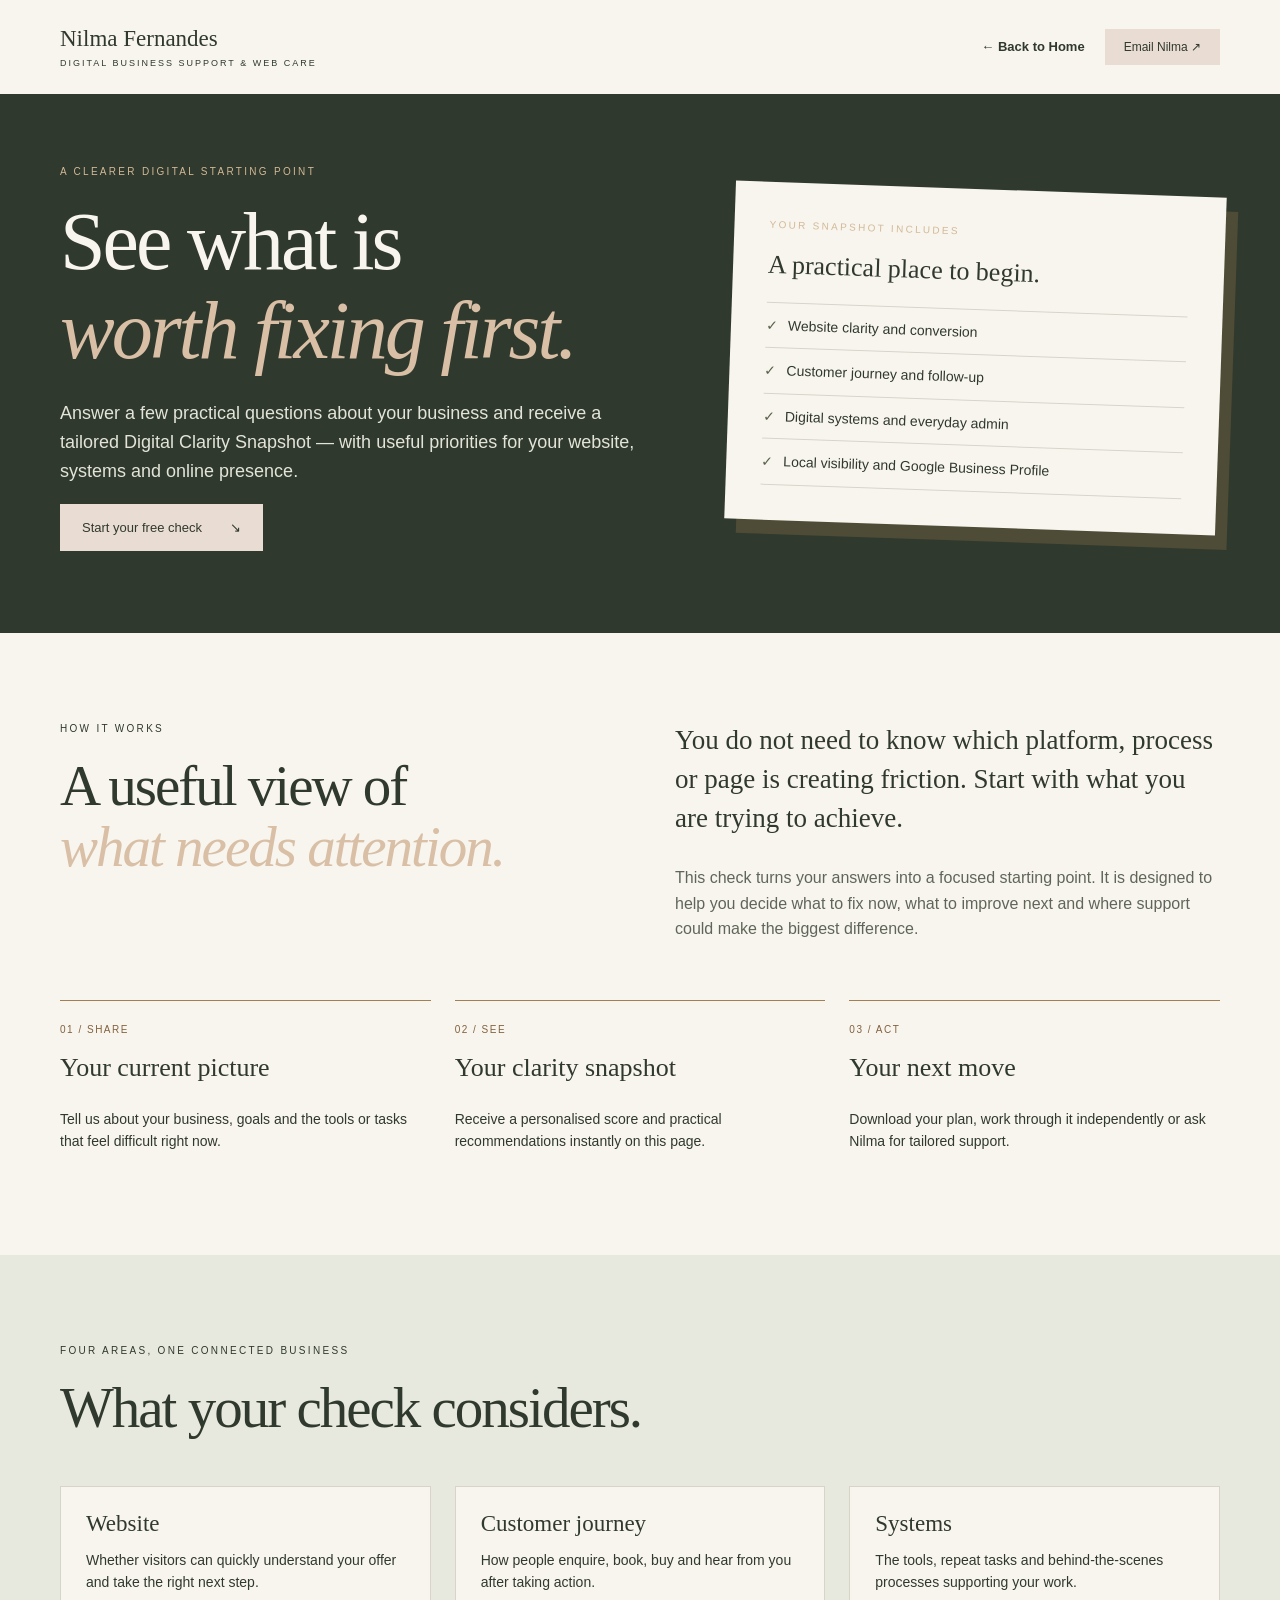
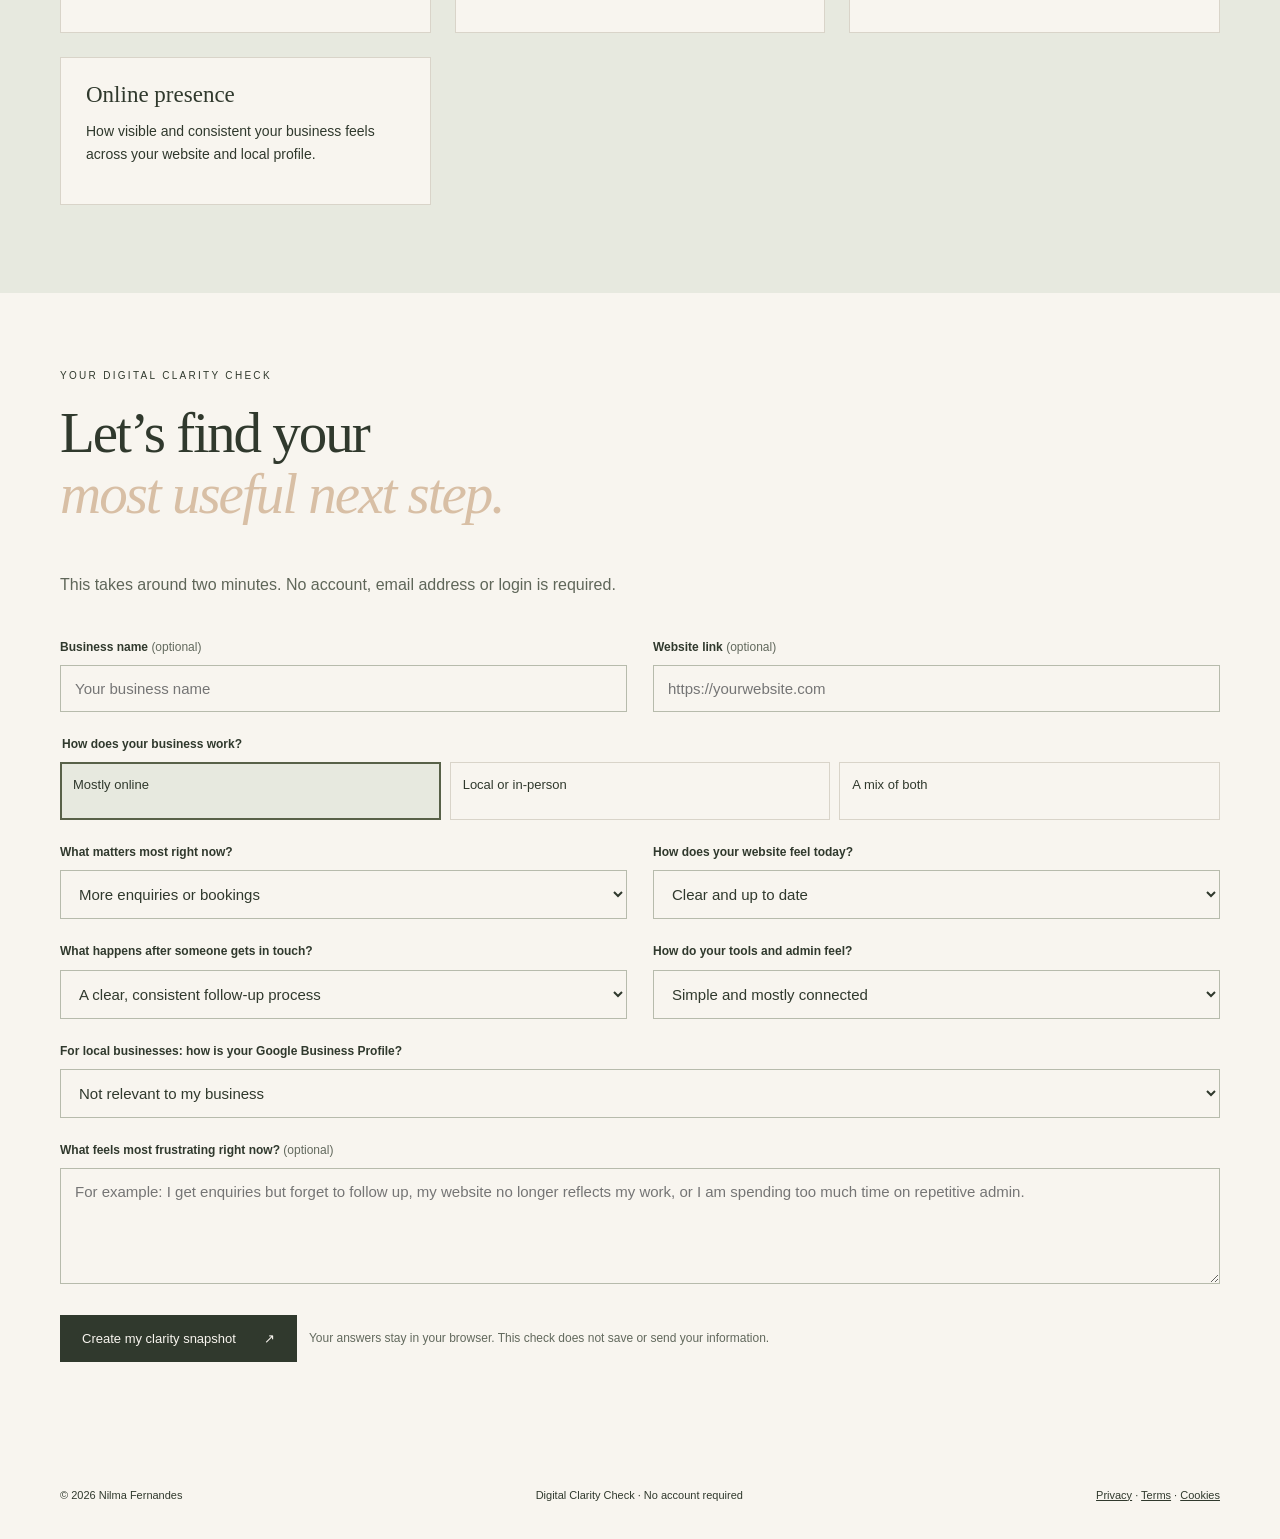
<file: digital-clarity-check.html>
<!doctype html>
<html lang="en">
<head>
  <meta charset="utf-8">
  <meta name="viewport" content="width=device-width, initial-scale=1">
  <title>Digital Clarity Check | Nilma Fernandes</title>
  <meta name="description" content="Get a practical, personalised starting point for your website, systems and online presence.">
  <style>
    :root { --ink:#30392d; --paper:#f8f5ef; --olive:#586148; --rose:#e9dcd3; --line:#d9d4c9; --gold:#a38052; --soft:#e7e9df; }
    * { box-sizing:border-box; }
    html { scroll-behavior:smooth; }
    body { margin:0; color:var(--ink); background:var(--paper); font:16px/1.6 Arial,sans-serif; }
    h1,h2,h3,p { margin-top:0; }
    h1,h2,h3 { font-family:Georgia,serif; font-weight:400; line-height:1.08; }
    h1 { font-size:clamp(48px,7vw,82px); letter-spacing:-3px; margin-bottom:24px; }
    h2 { font-size:clamp(34px,4.5vw,57px); letter-spacing:-2px; }
    h3 { font-size:26px; }
    a { color:inherit; }
    .wrap { width:min(1160px,calc(100% - 48px)); margin:auto; }
    .eyebrow { font-size:10px; letter-spacing:2.3px; text-transform:uppercase; margin-bottom:18px; }
    .btn { appearance:none; display:inline-flex; align-items:center; justify-content:space-between; gap:28px; border:1px solid var(--ink); padding:15px 21px; background:var(--ink); color:var(--paper); cursor:pointer; text-decoration:none; font:13px Arial,sans-serif; }
    .btn:hover { background:var(--olive); border-color:var(--olive); }
    .btn.light { background:var(--rose); border-color:var(--rose); color:var(--ink); }
    .btn.outline { color:var(--ink); background:transparent; border-color:var(--line); }
    .btn:focus-visible, input:focus-visible, textarea:focus-visible, select:focus-visible { outline:3px solid var(--gold); outline-offset:3px; }
    header { display:flex; align-items:center; justify-content:space-between; gap:24px; padding:26px 0; }
    .brand { font:23px Georgia,serif; line-height:1.1; text-decoration:none; }
    .brand small { display:block; margin-top:7px; font:9px Arial,sans-serif; letter-spacing:2px; }
    header a:last-child { font-size:13px; }
    .hero { padding:70px 0 82px; color:var(--paper); background:var(--ink); }
    .hero-grid { display:grid; grid-template-columns:1.1fr .9fr; gap:70px; align-items:center; }
    .hero .eyebrow { color:#d2b996; }
    .hero em, h2 em { color:#d8bfa5; }
    .intro { max-width:590px; color:#e3e4d9; font-size:18px; }
    .hero-card { padding:35px; color:var(--ink); background:var(--paper); box-shadow:12px 14px 0 #a3805244; transform:rotate(2deg); }
    .hero-card h3 { margin:8px 0 15px; }
    .checks { padding:0; margin:23px 0 0; list-style:none; border-top:1px solid var(--line); }
    .checks li { padding:11px 0; border-bottom:1px solid var(--line); font-size:14px; }
    .checks li::before { content:'✓'; color:var(--olive); padding-right:10px; }
    .section { padding:88px 0; }
    .soft { background:var(--soft); }
    .split { display:grid; grid-template-columns:1fr 1fr; gap:70px; }
    .statement { font:27px/1.45 Georgia,serif; }
    .muted { color:#5f6659; }
    .steps, .areas { display:grid; grid-template-columns:repeat(3,1fr); gap:24px; margin-top:42px; }
    .step, .area { border-top:1px solid var(--gold); padding-top:21px; }
    .number { display:block; color:#82623e; font-size:10px; letter-spacing:1.5px; margin-bottom:16px; }
    .step p, .area p { font-size:14px; }
    .area { padding:25px; border:1px solid var(--line); background:var(--paper); }
    .area h3 { font-size:23px; margin-bottom:12px; }
    .tool { padding:75px 0 90px; }
    .tool-head { max-width:680px; margin-bottom:40px; }
    form { display:grid; grid-template-columns:repeat(2,1fr); gap:23px 26px; }
    .full { grid-column:1/-1; }
    label { display:block; margin-bottom:8px; font-size:12px; font-weight:bold; }
    label span { color:#62695d; font-weight:normal; }
    input,select,textarea { width:100%; padding:14px; border:1px solid #b7bbac; color:var(--ink); border-radius:0; background:var(--paper); font:15px Arial,sans-serif; }
    textarea { min-height:116px; resize:vertical; }
    .choice-group { display:grid; grid-template-columns:repeat(3,1fr); gap:9px; }
    .choice { position:relative; display:block; margin:0; cursor:pointer; }
    .choice input { position:absolute; opacity:0; pointer-events:none; }
    .choice span { display:block; min-height:58px; padding:12px; border:1px solid var(--line); color:var(--ink); font-size:13px; }
    .choice input:checked + span { border-color:var(--olive); background:#e7e9df; box-shadow:inset 0 0 0 1px var(--olive); }
    .privacy { margin:0; color:#62695d; font-size:12px; }
    .actions { display:flex; flex-wrap:wrap; gap:12px; align-items:center; }
    .result { display:none; margin-top:60px; border-top:1px solid var(--ink); padding-top:55px; }
    .result.show { display:block; }
    .result-head { display:flex; align-items:end; justify-content:space-between; gap:30px; margin-bottom:36px; }
    .score-total { flex:0 0 auto; width:132px; height:132px; display:grid; place-items:center; border:1px solid var(--gold); border-radius:50%; color:var(--olive); font:45px Georgia,serif; }
    .score-total small { display:block; margin-top:-40px; font:10px Arial,sans-serif; letter-spacing:1px; text-transform:uppercase; }
    .score-grid { display:grid; grid-template-columns:repeat(4,1fr); gap:14px; }
    .score { padding:18px; border:1px solid var(--line); background:var(--paper); }
    .score strong { display:block; color:var(--olive); font:31px Georgia,serif; }
    .score span { font-size:12px; }
    .score b { display:block; margin:7px 0 4px; color:#82623e; font-size:10px; letter-spacing:1.1px; text-transform:uppercase; }
    .score p { margin:0; color:#5f6659; font-size:12px; line-height:1.45; }
    .score-note { max-width:720px; margin:0 0 28px; color:#5f6659; font-size:14px; }
    .roadmap { display:grid; grid-template-columns:repeat(3,1fr); gap:24px; margin:42px 0; }
    .roadmap article { padding:24px; background:var(--paper); border-top:2px solid var(--gold); }
    .roadmap h3 { font-size:23px; }
    .roadmap ul { margin:0; padding-left:19px; font-size:14px; }
    .roadmap li { margin:7px 0; }
    .next { padding:32px; color:var(--paper); background:var(--ink); }
    .next h3 { margin-bottom:10px; }
    footer { padding:35px 0; display:flex; justify-content:space-between; gap:20px; flex-wrap:wrap; font-size:11px; }
    @media print { @page { margin:14mm; } body { background:#fff; font-size:11pt; } body > * { display:none !important; } main { display:block !important; } main > * { display:none !important; } #check { display:block !important; width:100% !important; padding:0 !important; } #check > :not(#result) { display:none !important; } #result { display:block !important; margin:0 !important; padding:0 !important; border:0 !important; } #result .next { color:#30392d; background:#f3f1eb; } #result .actions { display:none !important; } .score-grid { grid-template-columns:repeat(4,1fr); } .roadmap { gap:12px; } .roadmap article { padding:14px; } }
    @media (max-width:760px) { .wrap { width:min(100% - 40px,1160px); } .hero { padding:52px 0 65px; } .hero-grid,.split { grid-template-columns:1fr; gap:38px; } .steps,.areas,.roadmap { grid-template-columns:1fr; gap:22px; } form { grid-template-columns:1fr; } .choice-group { grid-template-columns:1fr; } .result-head { align-items:start; flex-direction:column; } .score-grid { grid-template-columns:repeat(2,1fr); } .section,.tool { padding:65px 0; } }
  </style>
</head>
<body>
  <header class="wrap">
    <a class="brand" href="/">Nilma Fernandes<small>DIGITAL BUSINESS SUPPORT &amp; WEB CARE</small></a>
    <div style="display:flex; align-items:center; gap:20px;">
      <a href="/" style="font-size:13px; font-weight:600; text-decoration:none;">← Back to Home</a>
      <a class="btn light" style="padding:10px 18px; font-size:12px;" href="mailto:nilmavadesign@gmail.com?subject=Digital%20Clarity%20Check">Email Nilma ↗</a>
    </div>
  </header>

  <main id="top">
    <section class="hero">
      <div class="wrap hero-grid">
        <div>
          <p class="eyebrow">A clearer digital starting point</p>
          <h1>See what is<br><em>worth fixing first.</em></h1>
          <p class="intro">Answer a few practical questions about your business and receive a tailored Digital Clarity Snapshot — with useful priorities for your website, systems and online presence.</p>
          <a class="btn light" href="#check">Start your free check <span aria-hidden="true">↘</span></a>
        </div>
        <aside class="hero-card" aria-label="What the Digital Clarity Check covers">
          <p class="eyebrow">Your snapshot includes</p>
          <h3>A practical place to begin.</h3>
          <ul class="checks">
            <li>Website clarity and conversion</li>
            <li>Customer journey and follow-up</li>
            <li>Digital systems and everyday admin</li>
            <li>Local visibility and Google Business Profile</li>
          </ul>
        </aside>
      </div>
    </section>

    <section class="section">
      <div class="wrap split">
        <div><p class="eyebrow">How it works</p><h2>A useful view of<br><em>what needs attention.</em></h2></div>
        <div><p class="statement">You do not need to know which platform, process or page is creating friction. Start with what you are trying to achieve.</p><p class="muted">This check turns your answers into a focused starting point. It is designed to help you decide what to fix now, what to improve next and where support could make the biggest difference.</p></div>
      </div>
      <div class="wrap steps">
        <article class="step"><span class="number">01 / SHARE</span><h3>Your current picture</h3><p>Tell us about your business, goals and the tools or tasks that feel difficult right now.</p></article>
        <article class="step"><span class="number">02 / SEE</span><h3>Your clarity snapshot</h3><p>Receive a personalised score and practical recommendations instantly on this page.</p></article>
        <article class="step"><span class="number">03 / ACT</span><h3>Your next move</h3><p>Download your plan, work through it independently or ask Nilma for tailored support.</p></article>
      </div>
    </section>

    <section class="soft section">
      <div class="wrap"><p class="eyebrow">Four areas, one connected business</p><h2>What your check considers.</h2>
        <div class="areas">
          <article class="area"><h3>Website</h3><p>Whether visitors can quickly understand your offer and take the right next step.</p></article>
          <article class="area"><h3>Customer journey</h3><p>How people enquire, book, buy and hear from you after taking action.</p></article>
          <article class="area"><h3>Systems</h3><p>The tools, repeat tasks and behind-the-scenes processes supporting your work.</p></article>
          <article class="area"><h3>Online presence</h3><p>How visible and consistent your business feels across your website and local profile.</p></article>
        </div>
      </div>
    </section>

    <section class="tool wrap" id="check">
      <div class="tool-head"><p class="eyebrow">Your Digital Clarity Check</p><h2>Let’s find your<br><em>most useful next step.</em></h2><p class="muted">This takes around two minutes. No account, email address or login is required.</p></div>
      <form id="clarity-form">
        <div><label for="business">Business name <span>(optional)</span></label><input id="business" name="business" autocomplete="organization" placeholder="Your business name"></div>
        <div><label for="site">Website link <span>(optional)</span></label><input id="site" name="site" type="url" placeholder="https://yourwebsite.com"></div>
        <fieldset class="full" style="border:0;padding:0;margin:0"><legend><label>How does your business work?</label></legend><div class="choice-group"><label class="choice"><input type="radio" name="businessType" value="online" checked><span>Mostly online</span></label><label class="choice"><input type="radio" name="businessType" value="local"><span>Local or in-person</span></label><label class="choice"><input type="radio" name="businessType" value="hybrid"><span>A mix of both</span></label></div></fieldset>
        <div><label for="goal">What matters most right now?</label><select id="goal" name="goal"><option value="leads">More enquiries or bookings</option><option value="clarity">A clearer website and offer</option><option value="systems">Less manual admin</option><option value="visibility">Better local or online visibility</option><option value="launch">Preparing a new service or offer</option></select></div>
        <div><label for="websiteState">How does your website feel today?</label><select id="websiteState" name="websiteState"><option value="clear">Clear and up to date</option><option value="some">Useful, but needs some attention</option><option value="unclear">Outdated, unclear or incomplete</option><option value="none">I do not have one yet</option></select></div>
        <div><label for="followup">What happens after someone gets in touch?</label><select id="followup" name="followup"><option value="smooth">A clear, consistent follow-up process</option><option value="manual">I do it manually each time</option><option value="unclear">It depends / I am not sure</option><option value="none">There is no consistent process</option></select></div>
        <div><label for="systems">How do your tools and admin feel?</label><select id="systems" name="systems"><option value="connected">Simple and mostly connected</option><option value="manual">Too much is manual</option><option value="messy">Tools feel disconnected or confusing</option><option value="starting">I am starting from scratch</option></select></div>
        <div class="full"><label for="presence">For local businesses: how is your Google Business Profile?</label><select id="presence" name="presence"><option value="na">Not relevant to my business</option><option value="good">Updated and actively managed</option><option value="basic">It exists but needs attention</option><option value="missing">I do not have one / I am not sure</option></select></div>
        <div class="full"><label for="challenge">What feels most frustrating right now? <span>(optional)</span></label><textarea id="challenge" name="challenge" placeholder="For example: I get enquiries but forget to follow up, my website no longer reflects my work, or I am spending too much time on repetitive admin."></textarea></div>
        <div class="full actions"><button class="btn" type="submit">Create my clarity snapshot <span aria-hidden="true">↗</span></button><p class="privacy">Your answers stay in your browser. This check does not save or send your information.</p></div>
      </form>

      <section class="result" id="result" aria-live="polite" tabindex="-1">
        <div class="result-head"><div><p class="eyebrow">Your Digital Clarity Snapshot</p><h2 id="result-title">Your next steps, made clearer.</h2><p class="muted" id="result-summary"></p></div><div class="score-total"><span id="total-score">72</span><small>out of 100</small></div></div>
        <p class="score-note">These are not performance grades. They show which areas are most ready to support your goal and which ones are creating the most friction right now. Lower scores become the first priorities in your plan.</p>
        <div class="score-grid" id="score-grid"></div>
        <div class="roadmap">
          <article><span class="number">NOW / START HERE</span><h3>Fix first</h3><ul id="now-list"></ul></article>
          <article><span class="number">NEXT / BUILD ON IT</span><h3>Improve next</h3><ul id="next-list"></ul></article>
          <article><span class="number">LATER / KEEP IN VIEW</span><h3>Consider later</h3><ul id="later-list"></ul></article>
        </div>
        <div class="next"><h3>Want a review of your actual website and systems?</h3><p>This snapshot is a useful starting point based on your answers. A personalised Website &amp; Systems Clarity Audit reviews your actual website, customer journey, current tools and — if relevant — your Google Business Profile, with specific recommendations.</p><div class="actions"><a class="btn light" id="email-link" href="mailto:nilmavadesign@gmail.com">Email Nilma about an audit ↗</a><button class="btn outline" id="download" type="button">Save my snapshot as PDF</button></div></div>
      </section>
    </section>
  </main>
  <footer class="wrap"><span>© <span id="year"></span> Nilma Fernandes</span><span>Digital Clarity Check · No account required</span></footer>
  <script>
    const scoreMap={clear:88,some:62,unclear:35,none:20,smooth:88,manual:56,unclearFollow:42,noneFollow:24,connected:86,manualSystem:57,messy:35,starting:28,good:88,basic:55,missing:28,na:70};
    const byId=id=>document.getElementById(id);
    const list=(id,items)=>byId(id).innerHTML=items.map(item=>`<li>${item}</li>`).join('');
    const priority={
      website:{clear:'Review key pages quarterly so your message stays current.',some:'Refresh the page that matters most to enquiries or bookings.',unclear:'Clarify your offer, audience and one primary call to action on your homepage.',none:'Create a simple website or landing page with your offer, proof and contact path.'},
      followup:{smooth:'Check that confirmations and follow-up messages still reflect your current offer.',manual:'Map the steps after an enquiry and save templates for repeat replies.',unclear:'Choose one clear path from enquiry to booking, sale or next conversation.',none:'Set up a simple acknowledgement and a defined next step for every enquiry.'},
      systems:{connected:'Document the process that already works so it stays easy to manage.',manual:'Identify one recurring task that could be simplified, templated or automated.',messy:'List your current tools and remove duplication before adding anything new.',starting:'Choose the smallest set of tools needed for your current offer.'},
      presence:{good:'Keep your profile current with new photos, services and review responses.',basic:'Update core business details, services, photos and the main website link.',missing:'Create or claim your profile, then complete every essential business detail.',na:'Make sure your core website and contact details are consistent wherever clients find you.'}
    };
    function result(){
      const form=new FormData(byId('clarity-form'));
      const business=form.get('business')||'your business'; const type=form.get('businessType'); const goal=form.get('goal');
      const website=form.get('websiteState'); const followupRaw=form.get('followup'); const systems=form.get('systems'); const presence=form.get('presence');
      const followup=followupRaw==='unclear'?'unclearFollow':followupRaw==='none'?'noneFollow':followupRaw;
      const areas=[
        {name:'Website',score:scoreMap[website],action:priority.website[website],meaning:'How clearly your website supports understanding and action.'},
        {name:'Customer journey',score:scoreMap[followup],action:priority.followup[followup],meaning:'How consistently people move from enquiry to a useful next step.'},
        {name:'Systems',score:scoreMap[systems],action:priority.systems[systems],meaning:'How manageable the tools and repeat tasks behind your business feel.'},
        {name:'Online presence',score:scoreMap[presence],action:priority.presence[presence],meaning:'How easy it is for people to find accurate, trustworthy business information.'}
      ];
      const scores=areas.map(area=>[area.name,area.score]);
      const total=Math.round(areas.reduce((sum,area)=>sum+area.score,0)/areas.length);
      byId('total-score').textContent=total;
      byId('result-title').textContent=`A clearer digital next step for ${business}.`;
      const goalText={leads:'creating a clearer route from interest to enquiry',clarity:'making your offer and next step easier to understand',systems:'reducing manual work behind the scenes',visibility:'helping the right people find and trust your business',launch:'bringing the essential pieces of your next offer together'}[goal];
      byId('result-summary').textContent=`Your priorities point towards ${goalText}. Focus on one useful improvement at a time rather than changing everything at once.`;
      byId('score-grid').innerHTML=areas.map(area=>{const label=area.score>=80?'Working well':area.score>=60?'Worth improving':'First priority';return `<article class="score"><strong>${area.score}</strong><span>${area.name}</span><b>${label}</b><p>${area.meaning}</p></article>`}).join('');
      const lowestFirst=[...areas].sort((first,second)=>first.score-second.score);
      const now=lowestFirst.filter(area=>area.score<70).map(area=>area.action);
      if(!now.length) now.push('Choose one area to improve intentionally, rather than making changes everywhere at once.');
      list('now-list',now.slice(0,3));
      const next=['Write down the customer journey from first visit to paid work.','Choose one measurable sign of progress, such as enquiries, bookings or time saved.',goal==='visibility'?'Make business details and contact information consistent across your online presence.':'Check that your website and confirmation messages use the same clear language.'];
      const later=['Review your priorities again after four to six weeks.','Consider a personalised audit before investing in new tools or a larger rebuild.'];
      list('next-list',next); list('later-list',later);
      const emailSubject=encodeURIComponent('I would like a Website & Systems Clarity Audit');
      const emailBody=encodeURIComponent(`Hello Nilma,\n\nI completed the Digital Clarity Check and would like to discuss a personalised audit.\n\nBusiness: ${business}\nWebsite: ${form.get('site')||'Not provided'}\nBusiness type: ${type}\nMain goal: ${goal}\nMy score: ${total}/100\n\nWhat feels frustrating: ${form.get('challenge')||'Not provided'}\n`);
      byId('email-link').href=`mailto:nilmavadesign@gmail.com?subject=${emailSubject}&body=${emailBody}`;
      byId('result').classList.add('show'); byId('result').focus(); byId('result').scrollIntoView({behavior:'smooth',block:'start'});
      window.snapshot={business,goal,total,scores,now,next,later};
    }
    byId('clarity-form').addEventListener('submit',event=>{event.preventDefault();result();});
    byId('download').addEventListener('click',()=>{const s=window.snapshot;if(!s)return;const originalTitle=document.title;document.title=`Digital Clarity Snapshot - ${s.business}`;window.print();setTimeout(()=>document.title=originalTitle,1000);});
    byId('year').textContent=new Date().getFullYear();
  </script>
<script>(()=>{const pages={Privacy:'<h2>Privacy Policy</h2><p>Last updated: 4 November 2026</p><p>Nilma Fernandes uses information you choose to share by email only to reply to you, discuss potential work and deliver agreed services.</p><h3>Digital Clarity Check</h3><p>Your answers are processed in your browser to create the result. They are not stored or sent automatically. If you choose to email a result, you choose what to send.</p><h3>Website data</h3><p>This website currently has no account, contact form, newsletter, advertising or analytics tool. The hosting provider may process standard technical server information needed to deliver the site.</p><h3>Your choices</h3><p>For access, correction or deletion requests, email <a href="mailto:nilmavadesign@gmail.com">nilmavadesign@gmail.com</a>.</p>',Terms:'<h2>Terms of Use</h2><p>Last updated: 4 November 2026</p><p>This website provides general information about Nilma Fernandes’ digital business support services. It is not a binding offer, legal advice, financial advice or a guarantee of business results.</p><h3>Digital Clarity Check</h3><p>The check is an educational starting point based on the answers provided. It is not a full technical, SEO or systems audit. Projects, deliverables, fees and timelines are agreed separately in writing.</p><h3>External links</h3><p>Links to third-party websites are provided as portfolio references. Nilma is not responsible for their content, availability or privacy practices.</p>',Cookies:'<h2>Cookie Policy</h2><p>Last updated: 4 November 2026</p><p>This static website is intended to run without advertising, analytics or marketing cookies. No non-essential cookie tool is included in the current files.</p><h3>Future tools</h3><p>If analytics, advertising pixels, embedded content, booking tools or chat widgets are added, this policy must be updated. Where required, consent must be obtained before non-essential cookies are set.</p><h3>Questions</h3><p>Email <a href="mailto:nilmavadesign@gmail.com">nilmavadesign@gmail.com</a>.</p>'};document.head.insertAdjacentHTML('beforeend','<style>dialog{width:min(680px,calc(100% - 40px));max-height:80vh;border:0;padding:0;background:#f8f5ef;color:#30392d;box-shadow:0 25px 80px #0008}dialog::backdrop{background:#30392dbb}.legal{padding:38px}.legal h2,.legal h3{font-family:Georgia,serif;font-weight:400;line-height:1.1}.legal h2{margin:0 0 12px;font-size:42px}.legal h3{margin:30px 0 8px;font-size:25px}.legal p{font:15px/1.65 Arial,sans-serif}.legal button{float:right;border:0;background:transparent;color:#30392d;font-size:25px;cursor:pointer}</style>');document.querySelector('footer').insertAdjacentHTML('beforeend','<span><a href="#privacy" data-legal="Privacy">Privacy</a> · <a href="#terms" data-legal="Terms">Terms</a> · <a href="#cookies" data-legal="Cookies">Cookies</a></span><dialog id="legal-modal"><div class="legal"><button aria-label="Close" onclick="this.closest(\'dialog\').close()">×</button><div id="legal-content"></div></div></dialog>');const modal=document.querySelector('#legal-modal'),content=document.querySelector('#legal-content');document.querySelectorAll('[data-legal]').forEach(link=>link.addEventListener('click',event=>{event.preventDefault();content.innerHTML=pages[link.dataset.legal];modal.showModal()}));modal.addEventListener('click',event=>{if(event.target===modal)modal.close()})})()</script>
</body>
</html>
</file>
<file: styles.css>
/* ==========================================================================
   NILMA VA — BOLD FUTURISTIC DIGITAL INNOVATION STUDIO (2026)
   Creative Direction: Obsidian / Electric Lime / Graphite / Mist White
   Typography: Syne, Space Grotesk, Inter, IBM Plex Mono
   ========================================================================== */

@import url('https://fonts.googleapis.com/css2?family=IBM+Plex+Mono:ital,wght@0,400;0,500;0,600;1,400&family=Inter:wght@300;400;500;600;700&family=Space+Grotesk:wght@400;500;600;700&family=Syne:wght@500;600;700;800&display=swap');

:root {
  /* Core Color Palette */
  --bg-obsidian: #090B0A;
  --bg-surface: #121614;
  --bg-surface-elevated: #181E1A;
  --bg-card: rgba(24, 30, 26, 0.7);
  --bg-card-hover: rgba(32, 38, 34, 0.85);

  --accent-lime: #B9FF39;
  --accent-lime-rgb: 185, 255, 57;
  --accent-lime-muted: rgba(185, 255, 57, 0.15);
  --accent-lime-glow: rgba(185, 255, 57, 0.35);

  --graphite: #202622;
  --graphite-light: #2C3530;
  
  --text-white: #FFFFFF;
  --text-mist: #D9E0D5;
  --text-sage: #858F83;
  --text-dim: #545E52;

  --border-subtle: rgba(217, 224, 213, 0.1);
  --border-glass: rgba(217, 224, 213, 0.15);
  --border-lime: rgba(185, 255, 57, 0.4);

  /* Typography */
  --font-display: 'Syne', -apple-system, sans-serif;
  --font-heading: 'Space Grotesk', -apple-system, sans-serif;
  --font-body: 'Inter', -apple-system, BlinkMacSystemFont, sans-serif;
  --font-mono: 'IBM Plex Mono', monospace;

  /* Transitions & Radii */
  --ease-out: cubic-bezier(0.16, 1, 0.3, 1);
  --ease-smooth: cubic-bezier(0.25, 1, 0.5, 1);
  --radius-xs: 4px;
  --radius-sm: 8px;
  --radius-md: 14px;
  --radius-lg: 22px;
  --radius-full: 9999px;

  /* Elevation */
  --shadow-glass: 0 8px 32px 0 rgba(0, 0, 0, 0.37);
  --shadow-lime: 0 0 35px -5px rgba(185, 255, 57, 0.3);
}

/* Base Styles & Reset */
*, *::before, *::after {
  box-sizing: border-box;
  margin: 0;
  padding: 0;
}

html {
  font-size: 16px;
  scroll-behavior: smooth;
  scroll-padding-top: 100px;
  background-color: var(--bg-obsidian);
  color: var(--text-mist);
}

body {
  font-family: var(--font-body);
  background-color: var(--bg-obsidian);
  color: var(--text-mist);
  line-height: 1.65;
  -webkit-font-smoothing: antialiased;
  -moz-osx-font-smoothing: grayscale;
  overflow-x: hidden;
  position: relative;
  min-height: 100vh;
}

/* Custom Scrollbar */
::-webkit-scrollbar {
  width: 8px;
}
::-webkit-scrollbar-track {
  background: var(--bg-obsidian);
}
::-webkit-scrollbar-thumb {
  background: var(--graphite-light);
  border-radius: var(--radius-full);
  border: 2px solid var(--bg-obsidian);
}
::-webkit-scrollbar-thumb:hover {
  background: var(--accent-lime);
}

/* Selection */
::selection {
  background: var(--accent-lime);
  color: var(--bg-obsidian);
}

/* Background Technical Grid */
.bg-grid-ambient {
  position: fixed;
  inset: 0;
  pointer-events: none;
  z-index: 0;
  background-image: 
    radial-gradient(circle at 50% 0%, rgba(185, 255, 57, 0.06) 0%, transparent 60%),
    linear-gradient(to right, rgba(217, 224, 213, 0.02) 1px, transparent 1px),
    linear-gradient(to bottom, rgba(217, 224, 213, 0.02) 1px, transparent 1px);
  background-size: 100% 100%, 48px 48px, 48px 48px;
  opacity: 0.85;
}

/* Ambient Cursor Glow */
.cursor-glow {
  position: fixed;
  width: 450px;
  height: 450px;
  border-radius: 50%;
  pointer-events: none;
  background: radial-gradient(circle, rgba(185, 255, 57, 0.07) 0%, transparent 70%);
  transform: translate(-50%, -50%);
  z-index: 1;
  transition: opacity 0.3s ease;
  will-change: transform;
}

/* Typography Utilities */
h1, h2, h3, h4, .font-display {
  font-family: var(--font-display);
  color: var(--text-white);
  letter-spacing: -0.02em;
  line-height: 1.1;
  font-weight: 700;
}

h2 {
  font-size: clamp(2rem, 4.5vw, 3.6rem);
  letter-spacing: -0.03em;
}

h3 {
  font-size: clamp(1.4rem, 2.5vw, 2rem);
  letter-spacing: -0.02em;
}

p {
  color: var(--text-mist);
  font-size: 1.05rem;
}

a {
  color: inherit;
  text-decoration: none;
  transition: color 0.2s var(--ease-out);
}

/* Technical Monospace Badges & Labels */
.mono-tag {
  font-family: var(--font-mono);
  font-size: 0.75rem;
  letter-spacing: 0.08em;
  text-transform: uppercase;
  color: var(--accent-lime);
  display: inline-flex;
  align-items: center;
  gap: 0.5rem;
}

.mono-tag::before {
  content: '';
  display: inline-block;
  width: 6px;
  height: 6px;
  border-radius: 50%;
  background: var(--accent-lime);
  box-shadow: 0 0 8px var(--accent-lime);
}

.mono-tag.dim {
  color: var(--text-sage);
}
.mono-tag.dim::before {
  background: var(--text-sage);
  box-shadow: none;
}

/* Container Structure */
.container {
  width: min(1320px, 92%);
  margin: 0 auto;
  position: relative;
  z-index: 2;
}

.section {
  padding: clamp(5rem, 9vw, 9rem) 0;
  position: relative;
  border-bottom: 1px solid var(--border-subtle);
}

.section-header {
  margin-bottom: clamp(3rem, 5vw, 5rem);
}

.section-eyebrow {
  margin-bottom: 1.25rem;
}

.section-header h2 {
  max-width: 860px;
}

.section-header p.lead {
  font-size: clamp(1.1rem, 1.8vw, 1.35rem);
  color: var(--text-sage);
  max-width: 680px;
  margin-top: 1.2rem;
  line-height: 1.5;
}

/* ==========================================================================
   NAVIGATION
   ========================================================================== */
.site-nav {
  position: fixed;
  top: 0;
  left: 0;
  width: 100%;
  z-index: 100;
  padding: 1.25rem 0;
  transition: padding 0.3s ease, background 0.3s ease, border-color 0.3s ease;
}

.site-nav.scrolled {
  padding: 0.85rem 0;
  background: rgba(9, 11, 10, 0.85);
  backdrop-filter: blur(20px);
  -webkit-backdrop-filter: blur(20px);
  border-bottom: 1px solid var(--border-subtle);
}

.nav-inner {
  display: flex;
  align-items: center;
  justify-content: space-between;
  gap: 2rem;
}

.nav-brand {
  display: flex;
  align-items: center;
  gap: 0.75rem;
  font-family: var(--font-display);
  font-weight: 800;
  font-size: 1.25rem;
  letter-spacing: -0.01em;
  color: var(--text-white);
}

.brand-dot {
  width: 10px;
  height: 10px;
  border-radius: 50%;
  background: var(--accent-lime);
  box-shadow: 0 0 12px var(--accent-lime);
}

.nav-brand span.studio-label {
  font-family: var(--font-mono);
  font-size: 0.65rem;
  letter-spacing: 0.15em;
  color: var(--text-sage);
  border: 1px solid var(--border-subtle);
  padding: 2px 7px;
  border-radius: var(--radius-xs);
  margin-left: 0.25rem;
  font-weight: 500;
}

.nav-links {
  display: flex;
  align-items: center;
  gap: 2rem;
  list-style: none;
}

.nav-links a {
  font-family: var(--font-heading);
  font-size: 0.9rem;
  font-weight: 500;
  color: var(--text-mist);
  position: relative;
  padding: 0.5rem 0;
}

.nav-links a::after {
  content: '';
  position: absolute;
  bottom: 0;
  left: 0;
  width: 0%;
  height: 2px;
  background: var(--accent-lime);
  transition: width 0.3s var(--ease-out);
}

.nav-links a:hover {
  color: var(--accent-lime);
}
.nav-links a:hover::after {
  width: 100%;
}

.nav-actions {
  display: flex;
  align-items: center;
  gap: 1.25rem;
}

/* Language Switcher Pill */
.lang-switcher {
  display: flex;
  align-items: center;
  background: var(--bg-surface);
  border: 1px solid var(--border-subtle);
  border-radius: var(--radius-full);
  padding: 3px;
  font-family: var(--font-mono);
  font-size: 0.75rem;
  font-weight: 600;
}

.lang-btn {
  background: transparent;
  border: none;
  color: var(--text-sage);
  padding: 4px 10px;
  border-radius: var(--radius-full);
  cursor: pointer;
  transition: all 0.25s ease;
}

.lang-btn:hover {
  color: var(--text-white);
}

.lang-btn.active {
  background: var(--accent-lime);
  color: var(--bg-obsidian);
  box-shadow: 0 0 10px rgba(185, 255, 57, 0.4);
}

/* Action Button */
.btn-primary {
  display: inline-flex;
  align-items: center;
  gap: 0.75rem;
  background: var(--accent-lime);
  color: var(--bg-obsidian);
  font-family: var(--font-heading);
  font-weight: 700;
  font-size: 0.95rem;
  padding: 0.85rem 1.6rem;
  border-radius: var(--radius-sm);
  border: 1px solid var(--accent-lime);
  cursor: pointer;
  transition: all 0.3s var(--ease-out);
  box-shadow: 0 4px 20px rgba(185, 255, 57, 0.2);
}

.btn-primary:hover {
  background: #c7ff5c;
  transform: translateY(-2px);
  box-shadow: 0 8px 30px rgba(185, 255, 57, 0.45);
}

.btn-primary svg {
  transition: transform 0.25s var(--ease-out);
}
.btn-primary:hover svg {
  transform: translateX(4px);
}

.btn-secondary {
  display: inline-flex;
  align-items: center;
  gap: 0.75rem;
  background: rgba(24, 30, 26, 0.6);
  backdrop-filter: blur(12px);
  color: var(--text-mist);
  font-family: var(--font-heading);
  font-weight: 600;
  font-size: 0.95rem;
  padding: 0.85rem 1.6rem;
  border-radius: var(--radius-sm);
  border: 1px solid var(--border-glass);
  cursor: pointer;
  transition: all 0.3s var(--ease-out);
}

.btn-secondary:hover {
  background: var(--graphite);
  color: var(--text-white);
  border-color: var(--accent-lime);
  transform: translateY(-2px);
  box-shadow: 0 4px 20px rgba(0, 0, 0, 0.4);
}

/* Mobile Nav Toggle */
.mobile-toggle {
  display: none;
  background: transparent;
  border: 1px solid var(--border-subtle);
  color: var(--text-mist);
  width: 42px;
  height: 42px;
  border-radius: var(--radius-sm);
  align-items: center;
  justify-content: center;
  cursor: pointer;
}

/* ==========================================================================
   HERO SECTION
   ========================================================================== */
.hero-section {
  min-height: clamp(650px, 95vh, 920px);
  display: flex;
  align-items: center;
  padding-top: 6.5rem;
  padding-bottom: 4rem;
  position: relative;
  overflow: hidden;
}

.hero-grid {
  display: grid;
  grid-template-columns: 1.15fr 0.85fr;
  align-items: center;
  gap: clamp(2rem, 5vw, 4.5rem);
}

.hero-content {
  position: relative;
  z-index: 5;
}

.hero-status-strip {
  display: inline-flex;
  align-items: center;
  gap: 1rem;
  padding: 6px 14px;
  background: rgba(32, 38, 34, 0.6);
  backdrop-filter: blur(12px);
  border: 1px solid var(--border-glass);
  border-radius: var(--radius-full);
  margin-bottom: 2rem;
}

.hero-title {
  font-size: clamp(2.8rem, 6.2vw, 5.2rem);
  line-height: 1.04;
  letter-spacing: -0.04em;
  margin-bottom: 1rem;
  font-weight: 800;
}

.hero-title-highlight {
  display: block;
  color: var(--accent-lime);
  font-style: italic;
  font-family: var(--font-display);
  position: relative;
}

.hero-subtitle {
  font-family: var(--font-heading);
  font-size: clamp(1.6rem, 3.2vw, 2.5rem);
  font-weight: 600;
  color: var(--text-white);
  margin-bottom: 1.75rem;
  letter-spacing: -0.02em;
}

.hero-description {
  font-size: clamp(1.1rem, 1.8vw, 1.35rem);
  color: var(--text-sage);
  max-width: 580px;
  line-height: 1.55;
  margin-bottom: 2.75rem;
}

.hero-cta-group {
  display: flex;
  flex-wrap: wrap;
  gap: 1.25rem;
  align-items: center;
  margin-bottom: 3.5rem;
}

.hero-telemetry {
  display: flex;
  flex-wrap: wrap;
  gap: 2rem;
  border-top: 1px solid var(--border-subtle);
  padding-top: 1.5rem;
}

.telemetry-item {
  display: flex;
  flex-direction: column;
  gap: 0.2rem;
}

.telemetry-label {
  font-family: var(--font-mono);
  font-size: 0.7rem;
  color: var(--text-sage);
  letter-spacing: 0.08em;
}

.telemetry-value {
  font-family: var(--font-mono);
  font-size: 0.85rem;
  color: var(--text-white);
  font-weight: 500;
}

/* 3D Visual Centerpiece Area */
.hero-visual-wrapper {
  position: relative;
  width: 100%;
  height: 540px;
  display: flex;
  align-items: center;
  justify-content: center;
}

#heroCanvas {
  position: absolute;
  inset: 0;
  width: 100%;
  height: 100%;
  z-index: 2;
  cursor: grab;
}
#heroCanvas:active {
  cursor: grabbing;
}

/* Floating Glass Interface Panels */
.floating-glass-panel {
  position: absolute;
  z-index: 4;
  background: rgba(18, 22, 20, 0.75);
  backdrop-filter: blur(16px);
  -webkit-backdrop-filter: blur(16px);
  border: 1px solid var(--border-glass);
  border-radius: var(--radius-md);
  padding: 1rem 1.25rem;
  box-shadow: 0 20px 40px rgba(0, 0, 0, 0.5);
  transition: transform 0.3s var(--ease-out), border-color 0.3s;
  pointer-events: auto;
}

.floating-glass-panel:hover {
  border-color: var(--accent-lime);
  transform: translateY(-4px) scale(1.02);
}

.panel-hub {
  top: 10%;
  right: -5%;
  width: 250px;
}

.panel-automation {
  bottom: 12%;
  left: -8%;
  width: 270px;
}

.panel-pwa {
  bottom: -4%;
  right: 5%;
  width: 220px;
}

.panel-header {
  display: flex;
  align-items: center;
  justify-content: space-between;
  margin-bottom: 0.6rem;
}

.panel-title {
  font-family: var(--font-heading);
  font-weight: 600;
  font-size: 0.85rem;
  color: var(--text-white);
}

.panel-metric {
  font-family: var(--font-mono);
  font-size: 1.15rem;
  font-weight: 700;
  color: var(--accent-lime);
}

.panel-desc {
  font-size: 0.75rem;
  color: var(--text-sage);
  line-height: 1.4;
}

.pulse-indicator {
  width: 8px;
  height: 8px;
  border-radius: 50%;
  background: var(--accent-lime);
  box-shadow: 0 0 10px var(--accent-lime);
  animation: pulseGlow 2s infinite ease-in-out;
}

@keyframes pulseGlow {
  0%, 100% { opacity: 0.4; transform: scale(0.9); }
  50% { opacity: 1; transform: scale(1.2); }
}

/* Scroll Indicator */
.scroll-indicator {
  position: absolute;
  bottom: 2rem;
  left: 50%;
  transform: translateX(-50%);
  display: flex;
  flex-direction: column;
  align-items: center;
  gap: 0.5rem;
  color: var(--text-sage);
  font-family: var(--font-mono);
  font-size: 0.7rem;
  letter-spacing: 0.1em;
  opacity: 0.7;
  transition: opacity 0.3s;
  z-index: 5;
}

.scroll-indicator:hover {
  opacity: 1;
  color: var(--accent-lime);
}

.mouse-scroll {
  width: 20px;
  height: 32px;
  border: 1.5px solid var(--border-glass);
  border-radius: var(--radius-full);
  display: flex;
  justify-content: center;
  padding-top: 5px;
}

.mouse-wheel {
  width: 3px;
  height: 6px;
  border-radius: 2px;
  background: var(--accent-lime);
  animation: wheelScroll 1.8s infinite ease;
}

@keyframes wheelScroll {
  0% { transform: translateY(0); opacity: 1; }
  100% { transform: translateY(12px); opacity: 0; }
}

/* ==========================================================================
   SECTION 01: CAPABILITIES
   ========================================================================== */
.capabilities-grid {
  display: grid;
  grid-template-columns: repeat(2, 1fr);
  gap: 2rem;
}

.capability-card {
  background: var(--bg-card);
  backdrop-filter: blur(14px);
  -webkit-backdrop-filter: blur(14px);
  border: 1px solid var(--border-subtle);
  border-radius: var(--radius-lg);
  padding: clamp(2rem, 3.5vw, 3rem);
  position: relative;
  overflow: hidden;
  transition: all 0.4s var(--ease-out);
  display: flex;
  flex-direction: column;
  justify-content: space-between;
}

.capability-card::before {
  content: '';
  position: absolute;
  top: 0;
  left: 0;
  width: 100%;
  height: 2px;
  background: linear-gradient(90deg, transparent, var(--accent-lime), transparent);
  transform: translateX(-100%);
  transition: transform 0.6s var(--ease-out);
}

.capability-card:hover {
  transform: translateY(-6px);
  border-color: var(--border-glass);
  background: var(--bg-card-hover);
  box-shadow: 0 20px 40px -10px rgba(0, 0, 0, 0.6), 0 0 25px -10px rgba(185, 255, 57, 0.15);
}

.capability-card:hover::before {
  transform: translateX(100%);
}

.cap-number {
  font-family: var(--font-mono);
  font-size: 0.85rem;
  color: var(--accent-lime);
  margin-bottom: 1.5rem;
  display: block;
}

.capability-card h3 {
  font-family: var(--font-heading);
  font-size: 1.55rem;
  color: var(--text-white);
  margin-bottom: 1rem;
  line-height: 1.25;
}

.capability-card p {
  color: var(--text-mist);
  font-size: 1rem;
  line-height: 1.6;
  margin-bottom: 2rem;
}

.cap-tags {
  display: flex;
  flex-wrap: wrap;
  gap: 0.5rem;
  margin-top: auto;
}

.cap-tag-pill {
  font-family: var(--font-mono);
  font-size: 0.72rem;
  color: var(--text-sage);
  background: rgba(255, 255, 255, 0.04);
  border: 1px solid var(--border-subtle);
  padding: 4px 10px;
  border-radius: var(--radius-xs);
  transition: all 0.2s;
}

.capability-card:hover .cap-tag-pill {
  border-color: rgba(185, 255, 57, 0.25);
  color: var(--text-mist);
}

/* ==========================================================================
   SECTION 02: DIGITAL EXPERIENCES (LIVE SIMULATOR)
   ========================================================================== */
.simulator-container {
  background: var(--bg-surface);
  border: 1px solid var(--border-glass);
  border-radius: var(--radius-lg);
  overflow: hidden;
  box-shadow: var(--shadow-glass);
}

.simulator-toolbar {
  background: var(--bg-surface-elevated);
  border-bottom: 1px solid var(--border-subtle);
  padding: 1rem 1.5rem;
  display: flex;
  align-items: center;
  justify-content: space-between;
  gap: 1.5rem;
  flex-wrap: wrap;
}

.window-dots {
  display: flex;
  gap: 6px;
}

.window-dots span {
  width: 10px;
  height: 10px;
  border-radius: 50%;
  background: rgba(255, 255, 255, 0.15);
}
.window-dots span:nth-child(1) { background: #ff5f56; }
.window-dots span:nth-child(2) { background: #ffbd2e; }
.window-dots span:nth-child(3) { background: #27c93f; }

.simulator-tabs {
  display: flex;
  gap: 0.5rem;
  overflow-x: auto;
}

.sim-tab-btn {
  background: transparent;
  border: 1px solid var(--border-subtle);
  color: var(--text-sage);
  font-family: var(--font-mono);
  font-size: 0.78rem;
  padding: 6px 14px;
  border-radius: var(--radius-sm);
  cursor: pointer;
  transition: all 0.2s;
  white-space: nowrap;
}

.sim-tab-btn:hover {
  color: var(--text-white);
  border-color: var(--border-glass);
}

.sim-tab-btn.active {
  background: var(--accent-lime);
  color: var(--bg-obsidian);
  border-color: var(--accent-lime);
  font-weight: 600;
  box-shadow: 0 0 12px rgba(185, 255, 57, 0.35);
}

.simulator-body {
  padding: clamp(1.5rem, 3vw, 2.5rem);
  min-height: 440px;
  display: flex;
  align-items: center;
  justify-content: center;
  position: relative;
  background: radial-gradient(circle at 50% 50%, rgba(32, 38, 34, 0.4) 0%, transparent 80%);
}

.sim-view {
  width: 100%;
  display: none;
  animation: fadeIn 0.4s var(--ease-out);
}

.sim-view.active {
  display: block;
}

@keyframes fadeIn {
  from { opacity: 0; transform: translateY(10px); }
  to { opacity: 1; transform: translateY(0); }
}

/* Simulator Sub-views */
.dashboard-preview-grid {
  display: grid;
  grid-template-columns: repeat(3, 1fr);
  gap: 1.25rem;
  margin-bottom: 1.25rem;
}

.kpi-mini-card {
  background: rgba(24, 30, 26, 0.85);
  border: 1px solid var(--border-subtle);
  border-radius: var(--radius-md);
  padding: 1.25rem;
}

.kpi-label {
  font-family: var(--font-mono);
  font-size: 0.75rem;
  color: var(--text-sage);
  margin-bottom: 0.35rem;
}

.kpi-value {
  font-family: var(--font-heading);
  font-size: 1.6rem;
  font-weight: 700;
  color: var(--text-white);
}

.kpi-badge {
  display: inline-block;
  font-family: var(--font-mono);
  font-size: 0.7rem;
  color: var(--accent-lime);
  margin-top: 0.25rem;
}

/* Automation Workflow Simulator */
.workflow-node-chain {
  display: flex;
  align-items: center;
  justify-content: space-between;
  gap: 1rem;
  padding: 2.5rem 1rem;
  position: relative;
  overflow-x: auto;
}

.workflow-node {
  background: var(--bg-card);
  border: 1px solid var(--border-glass);
  border-radius: var(--radius-md);
  padding: 1.25rem;
  min-width: 170px;
  text-align: center;
  position: relative;
  z-index: 2;
  box-shadow: 0 10px 25px rgba(0, 0, 0, 0.4);
}

.workflow-node.active-node {
  border-color: var(--accent-lime);
  box-shadow: 0 0 20px rgba(185, 255, 57, 0.25);
}

.node-icon {
  width: 38px;
  height: 38px;
  border-radius: var(--radius-sm);
  background: rgba(185, 255, 57, 0.1);
  color: var(--accent-lime);
  display: inline-flex;
  align-items: center;
  justify-content: center;
  margin-bottom: 0.5rem;
}

.node-title {
  font-family: var(--font-heading);
  font-size: 0.85rem;
  font-weight: 600;
  color: var(--text-white);
}

.node-sub {
  font-family: var(--font-mono);
  font-size: 0.7rem;
  color: var(--text-sage);
}

.workflow-connector {
  flex-grow: 1;
  height: 2px;
  background: linear-gradient(90deg, var(--border-glass), var(--accent-lime), var(--border-glass));
  position: relative;
}

.connector-pulse {
  position: absolute;
  top: -3px;
  width: 8px;
  height: 8px;
  border-radius: 50%;
  background: var(--accent-lime);
  box-shadow: 0 0 10px var(--accent-lime);
  animation: movePulse 2.5s infinite linear;
}

@keyframes movePulse {
  0% { left: 0%; opacity: 0; }
  10% { opacity: 1; }
  90% { opacity: 1; }
  100% { left: 100%; opacity: 0; }
}

/* ==========================================================================
   SECTION 03: SELECTED WORK (EDITORIAL PORTFOLIO)
   ========================================================================== */
.portfolio-filter-bar {
  display: flex;
  flex-wrap: wrap;
  gap: 0.75rem;
  margin-bottom: 3.5rem;
  align-items: center;
}

.filter-btn {
  background: rgba(24, 30, 26, 0.6);
  border: 1px solid var(--border-subtle);
  color: var(--text-sage);
  font-family: var(--font-mono);
  font-size: 0.78rem;
  padding: 8px 16px;
  border-radius: var(--radius-full);
  cursor: pointer;
  transition: all 0.25s var(--ease-out);
}

.filter-btn:hover {
  color: var(--text-white);
  border-color: var(--border-glass);
}

.filter-btn.active {
  background: var(--accent-lime);
  color: var(--bg-obsidian);
  border-color: var(--accent-lime);
  font-weight: 700;
  box-shadow: 0 0 16px rgba(185, 255, 57, 0.3);
}

.portfolio-editorial-grid {
  display: grid;
  grid-template-columns: repeat(12, 1fr);
  gap: 2.5rem;
}

/* Editorial Project Card Structure */
.project-card {
  background: var(--bg-card);
  border: 1px solid var(--border-subtle);
  border-radius: var(--radius-lg);
  overflow: hidden;
  position: relative;
  transition: all 0.4s var(--ease-out);
  display: flex;
  flex-direction: column;
}

.project-card:hover {
  border-color: var(--border-glass);
  transform: translateY(-8px);
  box-shadow: 0 25px 50px -12px rgba(0, 0, 0, 0.7), 0 0 30px -10px rgba(185, 255, 57, 0.15);
}

/* Asymmetric Grid Spans */
.card-featured {
  grid-column: span 12;
}

.card-half {
  grid-column: span 6;
}

.card-third {
  grid-column: span 4;
}

.card-center-row {
  grid-column: 4 / span 6;
}

/* Intelligent Filtered Layout */
.portfolio-editorial-grid.is-filtered {
  grid-template-columns: repeat(12, 1fr);
}

.portfolio-editorial-grid.is-filtered .project-card:not([style*="display: none"]) {
  grid-column: span 6;
}

.portfolio-editorial-grid.is-filtered .project-card.card-featured,
.portfolio-editorial-grid.is-filtered[data-visible-count="1"] .project-card:not([style*="display: none"]) {
  grid-column: span 12;
}

.project-media-wrap {
  position: relative;
  height: 300px;
  overflow: hidden;
  background: var(--bg-surface-elevated);
}

.card-featured .project-media-wrap {
  height: 380px;
}

.project-backdrop-art {
  width: 100%;
  height: 100%;
  object-fit: cover;
  transition: transform 0.6s var(--ease-out), filter 0.6s;
  filter: brightness(0.75) contrast(1.1);
}

.project-card:hover .project-backdrop-art {
  transform: scale(1.05);
  filter: brightness(0.9) contrast(1.15);
}

.project-media-overlay {
  position: absolute;
  inset: 0;
  background: linear-gradient(to top, rgba(9, 11, 10, 0.95) 0%, rgba(9, 11, 10, 0.2) 60%, transparent 100%);
  display: flex;
  align-items: flex-end;
  padding: 1.5rem;
}

.project-badge-pill {
  font-family: var(--font-mono);
  font-size: 0.72rem;
  letter-spacing: 0.05em;
  padding: 4px 10px;
  border-radius: var(--radius-xs);
  background: rgba(9, 11, 10, 0.85);
  backdrop-filter: blur(8px);
  border: 1px solid var(--border-glass);
  color: var(--accent-lime);
}

.project-content {
  padding: 2rem;
  display: flex;
  flex-direction: column;
  flex-grow: 1;
}

.project-category-meta {
  font-family: var(--font-mono);
  font-size: 0.75rem;
  letter-spacing: 0.1em;
  text-transform: uppercase;
  color: var(--text-sage);
  margin-bottom: 0.5rem;
}

.project-card h3 {
  font-size: 1.55rem;
  color: var(--text-white);
  margin-bottom: 0.85rem;
  line-height: 1.2;
}

.project-card p.project-desc {
  font-size: 0.98rem;
  color: var(--text-mist);
  line-height: 1.55;
  margin-bottom: 1.5rem;
  flex-grow: 1;
}

.project-tech-tags {
  display: flex;
  flex-wrap: wrap;
  gap: 0.5rem;
  margin-bottom: 1.75rem;
}

.tech-tag {
  font-family: var(--font-mono);
  font-size: 0.7rem;
  background: rgba(255, 255, 255, 0.04);
  color: var(--text-sage);
  padding: 3px 8px;
  border-radius: var(--radius-xs);
  border: 1px solid var(--border-subtle);
}

.project-action-link {
  display: inline-flex;
  align-items: center;
  gap: 0.5rem;
  font-family: var(--font-heading);
  font-weight: 700;
  font-size: 0.9rem;
  color: var(--accent-lime);
  margin-top: auto;
}

.project-action-link svg {
  transition: transform 0.25s var(--ease-out);
}
.project-action-link:hover svg {
  transform: translateX(4px) translateY(-4px);
}

/* ==========================================================================
   SECTION 04: TECHNOLOGY & EXPERTISE
   ========================================================================== */
.tech-matrix-grid {
  display: grid;
  grid-template-columns: repeat(4, 1fr);
  gap: 1.75rem;
}

.tech-column {
  background: var(--bg-card);
  backdrop-filter: blur(12px);
  border: 1px solid var(--border-subtle);
  border-radius: var(--radius-md);
  padding: 2rem 1.75rem;
  transition: border-color 0.3s, transform 0.3s;
}

.tech-column:hover {
  border-color: var(--border-glass);
  transform: translateY(-4px);
}

.tech-col-header {
  border-bottom: 1px solid var(--border-subtle);
  padding-bottom: 1rem;
  margin-bottom: 1.25rem;
}

.tech-col-title {
  font-family: var(--font-heading);
  font-size: 1.15rem;
  font-weight: 700;
  color: var(--text-white);
  display: flex;
  align-items: center;
  gap: 0.6rem;
}

.tech-col-title svg {
  color: var(--accent-lime);
}

.tech-item-list {
  list-style: none;
  display: flex;
  flex-direction: column;
  gap: 0.85rem;
}

.tech-item {
  display: flex;
  align-items: center;
  justify-content: space-between;
  font-family: var(--font-mono);
  font-size: 0.82rem;
  color: var(--text-mist);
  padding: 6px 0;
  border-bottom: 1px dashed rgba(217, 224, 213, 0.06);
}

.tech-item span.indicator {
  color: var(--accent-lime);
  font-size: 0.7rem;
}

/* ==========================================================================
   SECTION 05: HOW I WORK (PROCESS)
   ========================================================================== */
.process-timeline {
  display: grid;
  grid-template-columns: repeat(3, 1fr);
  gap: 2rem;
  position: relative;
}

.process-card {
  background: var(--bg-card);
  border: 1px solid var(--border-subtle);
  border-radius: var(--radius-lg);
  padding: 2.5rem 2rem;
  position: relative;
  transition: all 0.35s var(--ease-out);
}

.process-card:hover {
  border-color: var(--accent-lime);
  transform: translateY(-6px);
  box-shadow: 0 15px 35px rgba(0, 0, 0, 0.5);
}

.process-step-number {
  font-family: var(--font-mono);
  font-size: 2.5rem;
  font-weight: 800;
  color: rgba(185, 255, 57, 0.25);
  margin-bottom: 1rem;
  line-height: 1;
}

.process-card h3 {
  font-family: var(--font-heading);
  font-size: 1.35rem;
  color: var(--text-white);
  margin-bottom: 1rem;
}

.process-card p {
  color: var(--text-sage);
  font-size: 0.95rem;
  line-height: 1.6;
}

/* ==========================================================================
   SECTION 06: ABOUT NILMA
   ========================================================================== */
.about-split-layout {
  display: grid;
  grid-template-columns: 0.85fr 1.15fr;
  gap: clamp(3rem, 6vw, 6rem);
  align-items: center;
}

.about-portrait-frame {
  position: relative;
  border-radius: var(--radius-lg);
  overflow: hidden;
  border: 1px solid var(--border-glass);
  box-shadow: 0 30px 60px rgba(0, 0, 0, 0.6);
  background: var(--bg-surface);
}

.about-portrait-img {
  width: 100%;
  aspect-ratio: 4/5;
  object-fit: cover;
  object-position: 50% 20%;
  display: block;
  filter: contrast(1.05) brightness(0.95);
  transition: transform 0.6s var(--ease-out);
}

.about-portrait-frame:hover .about-portrait-img {
  transform: scale(1.03);
}

.portrait-stamp {
  position: absolute;
  bottom: 1.5rem;
  left: 1.5rem;
  right: 1.5rem;
  background: rgba(9, 11, 10, 0.85);
  backdrop-filter: blur(12px);
  border: 1px solid var(--border-glass);
  border-radius: var(--radius-sm);
  padding: 0.85rem 1.25rem;
  display: flex;
  justify-content: space-between;
  align-items: center;
}

.about-bio-text p {
  font-size: 1.1rem;
  line-height: 1.7;
  color: var(--text-mist);
  margin-bottom: 1.5rem;
}

.about-credentials-grid {
  display: grid;
  grid-template-columns: repeat(2, 1fr);
  gap: 1.25rem;
  margin-top: 2rem;
  padding-top: 2rem;
  border-top: 1px solid var(--border-subtle);
}

.cred-box {
  background: var(--bg-surface);
  border: 1px solid var(--border-subtle);
  border-radius: var(--radius-sm);
  padding: 1.25rem;
}

.cred-title {
  font-family: var(--font-heading);
  font-weight: 700;
  font-size: 0.95rem;
  color: var(--text-white);
  margin-bottom: 0.35rem;
}

.cred-sub {
  font-family: var(--font-mono);
  font-size: 0.75rem;
  color: var(--text-sage);
}

/* ==========================================================================
   SECTION 07: LET'S COLLABORATE
   ========================================================================== */
.collaborate-split {
  display: grid;
  grid-template-columns: 0.9fr 1.1fr;
  gap: clamp(3rem, 6vw, 6rem);
}

.collaborate-info-card {
  background: var(--bg-surface);
  border: 1px solid var(--border-glass);
  border-radius: var(--radius-lg);
  padding: clamp(2rem, 4vw, 3rem);
  display: flex;
  flex-direction: column;
  justify-content: space-between;
}

.direct-email-link {
  font-family: var(--font-display);
  font-size: clamp(1.2rem, 2.2vw, 1.8rem);
  color: var(--accent-lime);
  display: inline-block;
  margin: 1.5rem 0;
  word-break: break-all;
  transition: transform 0.2s;
}
.direct-email-link:hover {
  transform: translateX(6px);
}

/* Project Inquiry Form */
.inquiry-form-card {
  background: var(--bg-card);
  backdrop-filter: blur(16px);
  border: 1px solid var(--border-glass);
  border-radius: var(--radius-lg);
  padding: clamp(2rem, 4vw, 3rem);
}

.form-group {
  margin-bottom: 1.5rem;
}

.form-label {
  display: block;
  font-family: var(--font-mono);
  font-size: 0.78rem;
  letter-spacing: 0.05em;
  color: var(--text-sage);
  margin-bottom: 0.5rem;
  text-transform: uppercase;
}

.form-control {
  width: 100%;
  background: rgba(9, 11, 10, 0.7);
  border: 1px solid var(--border-subtle);
  border-radius: var(--radius-sm);
  padding: 0.9rem 1.2rem;
  color: var(--text-white);
  font-family: var(--font-body);
  font-size: 0.95rem;
  transition: all 0.25s ease;
}

.form-control:focus {
  outline: none;
  border-color: var(--accent-lime);
  box-shadow: 0 0 15px rgba(185, 255, 57, 0.2);
  background: rgba(9, 11, 10, 0.95);
}

textarea.form-control {
  min-height: 120px;
  resize: vertical;
}

select.form-control {
  cursor: pointer;
  appearance: none;
  background-image: url("data:image/svg+xml;charset=UTF-8,%3csvg xmlns='http://www.w3.org/2000/svg' viewBox='0 0 24 24' fill='none' stroke='%23858F83' stroke-width='2' stroke-linecap='round' stroke-linejoin='round'%3e%3cpolyline points='6 9 12 15 18 9'%3e%3c/polyline%3e%3c/svg%3e");
  background-repeat: no-repeat;
  background-position: right 1rem center;
  background-size: 1.1em;
}

/* ==========================================================================
   FOOTER
   ========================================================================== */
.site-footer {
  padding: 4rem 0 3rem;
  background: #060706;
  border-top: 1px solid var(--border-subtle);
  font-size: 0.85rem;
  color: var(--text-sage);
}

.footer-top {
  display: flex;
  justify-content: space-between;
  align-items: center;
  flex-wrap: wrap;
  gap: 2rem;
  margin-bottom: 3rem;
}

.footer-brand {
  font-family: var(--font-display);
  font-size: 1.5rem;
  font-weight: 800;
  color: var(--text-white);
}

.footer-bottom {
  display: flex;
  justify-content: space-between;
  align-items: center;
  flex-wrap: wrap;
  gap: 1.5rem;
  border-top: 1px solid rgba(217, 224, 213, 0.05);
  padding-top: 2rem;
  font-family: var(--font-mono);
  font-size: 0.75rem;
}

/* ==========================================================================
   PROJECT QUICK-VIEW MODAL
   ========================================================================== */
.modal-backdrop {
  position: fixed;
  inset: 0;
  background: rgba(9, 11, 10, 0.85);
  backdrop-filter: blur(20px);
  z-index: 1000;
  display: none;
  align-items: center;
  justify-content: center;
  padding: 1.5rem;
}

.modal-backdrop.open {
  display: flex;
}

.modal-dialog {
  background: var(--bg-surface);
  border: 1px solid var(--border-glass);
  border-radius: var(--radius-lg);
  max-width: 720px;
  width: 100%;
  max-height: 90vh;
  overflow-y: auto;
  padding: clamp(2rem, 4vw, 3rem);
  position: relative;
  box-shadow: 0 30px 60px rgba(0, 0, 0, 0.8);
  animation: modalPop 0.3s var(--ease-out);
}

@keyframes modalPop {
  from { opacity: 0; transform: scale(0.95); }
  to { opacity: 1; transform: scale(1); }
}

.modal-close-btn {
  position: absolute;
  top: 1.5rem;
  right: 1.5rem;
  background: transparent;
  border: 1px solid var(--border-subtle);
  color: var(--text-sage);
  width: 36px;
  height: 36px;
  border-radius: 50%;
  display: flex;
  align-items: center;
  justify-content: center;
  cursor: pointer;
  transition: all 0.2s;
}

.modal-close-btn:hover {
  color: var(--text-white);
  border-color: var(--accent-lime);
}

/* ==========================================================================
   RESPONSIVENESS & MEDIA QUERIES
   ========================================================================== */

/* ==========================================================================
   STUDIO SHOWREEL SECTION (CINEMATIC SHOWCASE)
   ========================================================================== */
.showreel-section {
  position: relative;
  overflow: hidden;
  padding-top: 5rem;
  padding-bottom: 5rem;
}

.showreel-cinema-frame {
  position: relative;
  background: var(--bg-surface);
  border: 1px solid var(--border-glass);
  border-radius: var(--radius-lg);
  overflow: hidden;
  box-shadow: 0 30px 80px -15px rgba(0, 0, 0, 0.85), 0 0 50px -10px rgba(185, 255, 57, 0.12);
  transition: border-color 0.4s var(--ease-out), box-shadow 0.4s var(--ease-out);
}

.showreel-cinema-frame:hover {
  border-color: rgba(185, 255, 57, 0.35);
  box-shadow: 0 35px 90px -15px rgba(0, 0, 0, 0.9), 0 0 60px -10px rgba(185, 255, 57, 0.2);
}

.showreel-ambient-glow {
  position: absolute;
  top: -20%;
  left: 15%;
  width: 70%;
  height: 50%;
  background: radial-gradient(circle, rgba(185, 255, 57, 0.14) 0%, transparent 70%);
  filter: blur(50px);
  pointer-events: none;
  z-index: 1;
}

.showreel-top-bar {
  background: var(--bg-surface-elevated);
  border-bottom: 1px solid var(--border-subtle);
  padding: 0.85rem 1.5rem;
  display: flex;
  align-items: center;
  justify-content: space-between;
  gap: 1rem;
  position: relative;
  z-index: 3;
}

.showreel-bar-title {
  font-size: 0.72rem;
  color: var(--text-sage);
  letter-spacing: 0.05em;
  white-space: nowrap;
  overflow: hidden;
  text-overflow: ellipsis;
}

.showreel-bar-badge {
  font-size: 0.68rem;
  color: var(--accent-lime);
  background: rgba(185, 255, 57, 0.1);
  border: 1px solid rgba(185, 255, 57, 0.25);
  padding: 3px 8px;
  border-radius: var(--radius-xs);
  flex-shrink: 0;
}

.showreel-video-wrapper {
  position: relative;
  width: 100%;
  aspect-ratio: 16 / 9;
  background: #000;
  overflow: hidden;
  z-index: 2;
}

.showreel-video {
  width: 100%;
  height: 100%;
  object-fit: cover;
  display: block;
  background: #000;
}

/* Big Centered Play Overlay */
.showreel-play-overlay {
  position: absolute;
  inset: 0;
  display: flex;
  align-items: center;
  justify-content: center;
  background: rgba(9, 11, 10, 0.35);
  border: none;
  cursor: pointer;
  z-index: 4;
  transition: opacity 0.35s ease, visibility 0.35s ease;
}

.showreel-play-overlay.is-hidden {
  opacity: 0;
  visibility: hidden;
  pointer-events: none;
}

.play-icon-box {
  position: relative;
  width: 76px;
  height: 76px;
  border-radius: 50%;
  background: var(--accent-lime);
  color: var(--bg-obsidian);
  display: flex;
  align-items: center;
  justify-content: center;
  box-shadow: 0 0 35px rgba(185, 255, 57, 0.5);
  transition: transform 0.25s var(--ease-out), background 0.25s, box-shadow 0.25s;
  z-index: 2;
}

.play-icon-box svg {
  margin-left: 4px;
}

.showreel-play-overlay:hover .play-icon-box {
  transform: scale(1.1);
  background: #ffffff;
  box-shadow: 0 0 45px rgba(255, 255, 255, 0.6);
}

.play-pulse-ring {
  position: absolute;
  width: 105px;
  height: 105px;
  border-radius: 50%;
  border: 2px solid rgba(185, 255, 57, 0.45);
  animation: pulsePlayRing 2.4s infinite cubic-bezier(0.2, 0.8, 0.2, 1);
  pointer-events: none;
  z-index: 1;
}

@keyframes pulsePlayRing {
  0% { transform: scale(0.85); opacity: 0.85; }
  50% { transform: scale(1.3); opacity: 0.25; }
  100% { transform: scale(1.6); opacity: 0; }
}

/* Custom Video Controls Bar */
.showreel-controls {
  position: absolute;
  bottom: 0;
  left: 0;
  right: 0;
  background: linear-gradient(to top, rgba(9, 11, 10, 0.95) 0%, rgba(9, 11, 10, 0.7) 60%, transparent 100%);
  backdrop-filter: blur(12px);
  -webkit-backdrop-filter: blur(12px);
  padding: 1.25rem 1.5rem;
  display: flex;
  align-items: center;
  gap: 1rem;
  z-index: 5;
  transition: opacity 0.3s ease, transform 0.3s ease;
}

.showreel-video-wrapper.is-playing:not(:hover):not(:focus-within) .showreel-controls {
  opacity: 0.2;
}

.showreel-video-wrapper:hover .showreel-controls,
.showreel-video-wrapper:focus-within .showreel-controls {
  opacity: 1;
}

.reel-ctrl-btn {
  background: rgba(255, 255, 255, 0.08);
  border: 1px solid var(--border-glass);
  color: var(--text-white);
  width: 38px;
  height: 38px;
  border-radius: var(--radius-sm);
  display: flex;
  align-items: center;
  justify-content: center;
  cursor: pointer;
  transition: all 0.2s var(--ease-out);
  flex-shrink: 0;
}

.reel-ctrl-btn:hover {
  background: var(--accent-lime);
  color: var(--bg-obsidian);
  border-color: var(--accent-lime);
  transform: translateY(-2px);
  box-shadow: 0 0 15px rgba(185, 255, 57, 0.35);
}

.reel-scrubber-track {
  flex-grow: 1;
  height: 6px;
  background: rgba(255, 255, 255, 0.2);
  border-radius: 4px;
  position: relative;
  cursor: pointer;
  transition: height 0.2s ease;
}

.reel-scrubber-track:hover {
  height: 8px;
}

.reel-scrubber-progress {
  height: 100%;
  background: var(--accent-lime);
  border-radius: 4px;
  width: 0%;
  box-shadow: 0 0 10px rgba(185, 255, 57, 0.6);
  pointer-events: none;
  transition: width 0.08s linear;
}

.reel-scrubber-thumb {
  position: absolute;
  top: 50%;
  left: 0%;
  transform: translate(-50%, -50%);
  width: 14px;
  height: 14px;
  border-radius: 50%;
  background: #ffffff;
  border: 2px solid var(--accent-lime);
  box-shadow: 0 2px 8px rgba(0, 0, 0, 0.5);
  opacity: 0;
  transition: opacity 0.2s ease, transform 0.1s ease;
  pointer-events: none;
}

.reel-scrubber-track:hover .reel-scrubber-thumb {
  opacity: 1;
}

.reel-timecode {
  font-family: var(--font-mono);
  font-size: 0.75rem;
  color: var(--text-mist);
  white-space: nowrap;
  font-variant-numeric: tabular-nums;
  letter-spacing: 0.05em;
  padding: 0 4px;
}

.showreel-caption-strip {
  background: var(--bg-surface-elevated);
  border-top: 1px solid var(--border-subtle);
  padding: 1.25rem 2rem;
  display: grid;
  grid-template-columns: repeat(3, 1fr);
  gap: 1.5rem;
  align-items: center;
}

.reel-stat-item {
  display: flex;
  flex-direction: column;
  gap: 0.25rem;
}

.reel-stat-item .stat-text {
  font-family: var(--font-heading);
  font-size: 0.88rem;
  font-weight: 600;
  color: var(--text-white);
}

/* ==========================================================================
   EXPANDED EDITORIAL PORTFOLIO STYLES
   ========================================================================== */
.project-media-showcase {
  position: relative;
  height: 320px;
  overflow: hidden;
  background: #090c0a;
}

.project-media-showcase picture {
  display: block;
  width: 100%;
  height: 100%;
}

.project-media-showcase img.project-backdrop-art {
  width: 100%;
  height: 100%;
  object-fit: cover;
  object-position: top center;
  display: block;
  filter: brightness(0.9) contrast(1.06);
  transition: transform 0.6s cubic-bezier(0.2, 0.8, 0.2, 1), filter 0.6s ease;
}

.project-card:hover .project-media-showcase img.project-backdrop-art {
  transform: scale(1.04);
  filter: brightness(1) contrast(1.12);
}

/* Featured 12-Column Editorial Card */
.card-featured {
  grid-column: span 12;
  border-color: rgba(185, 255, 57, 0.2);
  background: linear-gradient(135deg, rgba(24, 30, 26, 0.8) 0%, rgba(14, 18, 16, 0.95) 100%);
}

.card-featured:hover {
  border-color: rgba(185, 255, 57, 0.4);
}

.featured-card-grid {
  display: grid;
  grid-template-columns: 1.2fr 0.8fr;
  min-height: 440px;
  width: 100%;
}

.featured-card-grid .featured-media-col {
  height: 100%;
  min-height: 420px;
}

.featured-card-grid .featured-content-col {
  padding: 2.5rem;
  display: flex;
  flex-direction: column;
  justify-content: space-between;
}

.featured-eyebrow-strip {
  display: flex;
  justify-content: space-between;
  align-items: center;
  margin-bottom: 0.75rem;
  flex-wrap: wrap;
  gap: 0.5rem;
}

.featured-live-badge {
  font-size: 0.65rem;
  color: var(--accent-lime);
  background: rgba(185, 255, 57, 0.1);
  border: 1px solid rgba(185, 255, 57, 0.25);
  padding: 3px 8px;
  border-radius: var(--radius-xs);
}

.featured-spec-matrix {
  display: grid;
  grid-template-columns: repeat(3, 1fr);
  gap: 0.75rem;
  margin: 1.25rem 0 1.5rem 0;
  background: rgba(255, 255, 255, 0.02);
  border: 1px solid var(--border-subtle);
  border-radius: var(--radius-sm);
  padding: 0.85rem;
}

.spec-cell {
  display: flex;
  flex-direction: column;
  gap: 0.25rem;
}

.spec-label {
  font-family: var(--font-mono);
  font-size: 0.62rem;
  color: var(--accent-lime);
  letter-spacing: 0.05em;
}

.spec-val {
  font-family: var(--font-heading);
  font-size: 0.8rem;
  font-weight: 600;
  color: var(--text-white);
}

@media (max-width: 1024px) {
  .featured-card-grid {
    grid-template-columns: 1fr;
  }
  .featured-card-grid .featured-media-col {
    height: 360px;
    min-height: auto;
  }
  .featured-card-grid .featured-content-col {
    padding: 1.75rem;
  }
  .showreel-caption-strip {
    grid-template-columns: 1fr;
    gap: 0.75rem;
    padding: 1rem 1.25rem;
  }

  .hero-grid {
    grid-template-columns: 1fr;
    text-align: center;
  }
  .hero-content {
    display: flex;
    flex-direction: column;
    align-items: center;
  }
  .hero-cta-group {
    justify-content: center;
  }
  .hero-telemetry {
    justify-content: center;
  }
  .hero-visual-wrapper {
    height: 460px;
  }
  .capabilities-grid, .about-split-layout, .collaborate-split {
    grid-template-columns: 1fr;
  }
  .tech-matrix-grid {
    grid-template-columns: repeat(2, 1fr);
  }
  .process-timeline {
    grid-template-columns: 1fr;
  }
  .card-half, .card-third, .card-center-row, .portfolio-editorial-grid.is-filtered .project-card:not([style*="display: none"]) {
    grid-column: span 12;
  }
}

@media (max-width: 768px) {
  .showreel-controls {
    padding: 0.75rem 1rem;
    gap: 0.6rem;
  }
  .reel-ctrl-btn {
    width: 34px;
    height: 34px;
  }
  .reel-timecode {
    font-size: 0.68rem;
  }
  .featured-spec-matrix {
    grid-template-columns: 1fr;
    gap: 0.5rem;
  }

  .nav-inner {
    gap: 0.75rem;
  }
  .nav-actions {
    gap: 0.6rem;
  }
  .nav-links {
    display: none;
  }
  .mobile-toggle {
    display: flex;
  }
  .nav-actions .btn-primary {
    display: none;
  }
  .nav-brand span.studio-label {
    display: none;
  }
  .nav-links.mobile-open {
    display: flex;
    flex-direction: column;
    position: absolute;
    top: 100%;
    left: 0;
    width: 100%;
    background: rgba(14, 18, 16, 0.98);
    backdrop-filter: blur(24px);
    -webkit-backdrop-filter: blur(24px);
    border-bottom: 1px solid var(--border-glass);
    padding: 1.5rem 1.25rem 2rem;
    gap: 1.15rem;
    box-shadow: 0 25px 50px rgba(0, 0, 0, 0.9);
  }
  .nav-links.mobile-open a {
    font-size: 1.05rem;
    padding: 0.35rem 0;
  }
  .nav-links.mobile-open .mobile-cta-item {
    display: block !important;
    padding-top: 0.5rem;
    border-top: 1px solid var(--border-glass);
  }
  .dashboard-preview-grid {
    grid-template-columns: 1fr;
  }
  .about-credentials-grid {
    grid-template-columns: 1fr;
  }
  .panel-hub, .panel-automation, .panel-pwa {
    position: static;
    width: 100%;
    margin-bottom: 1rem;
  }
}

/* Reduced Motion Compliance */
@media (prefers-reduced-motion: reduce) {
  *, *::before, *::after {
    animation-duration: 0.01ms !important;
    animation-iteration-count: 1 !important;
    transition-duration: 0.01ms !important;
    scroll-behavior: auto !important;
  }
  #heroCanvas {
    display: none;
  }
}
</file>
